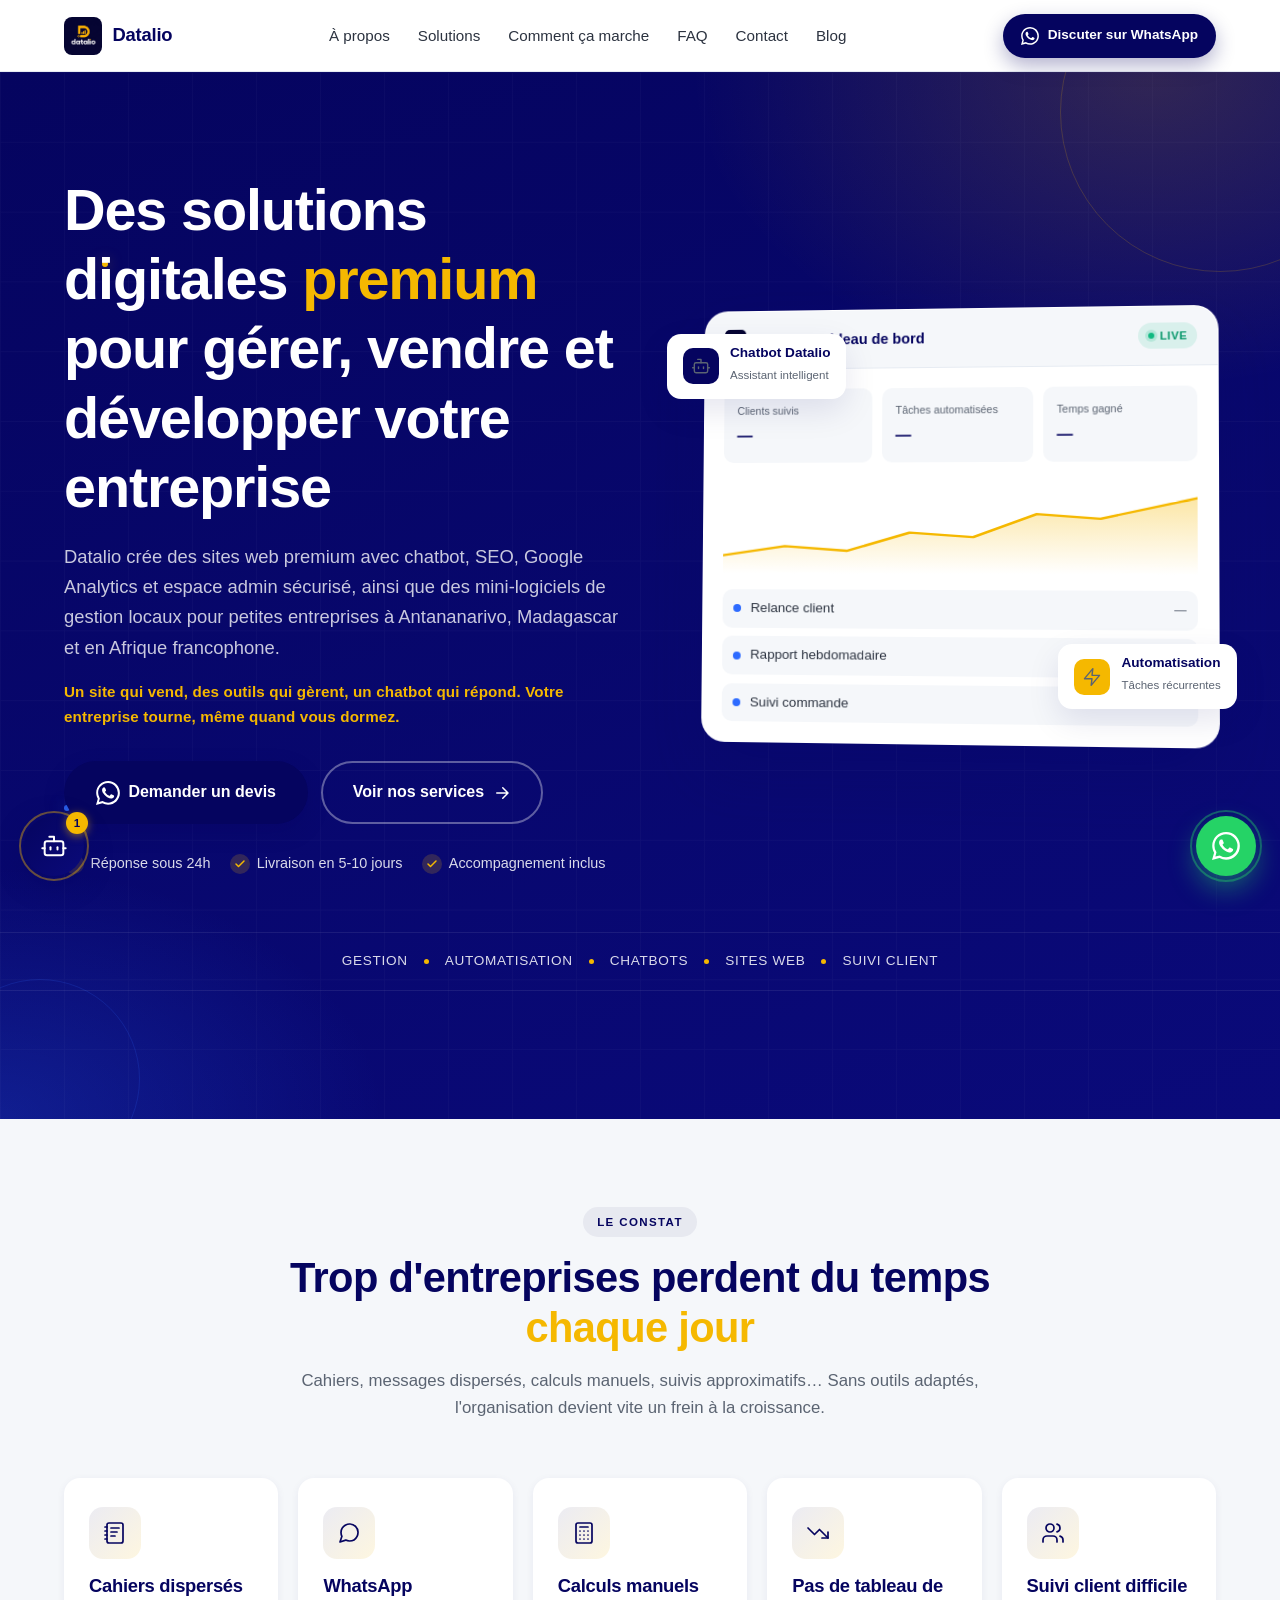
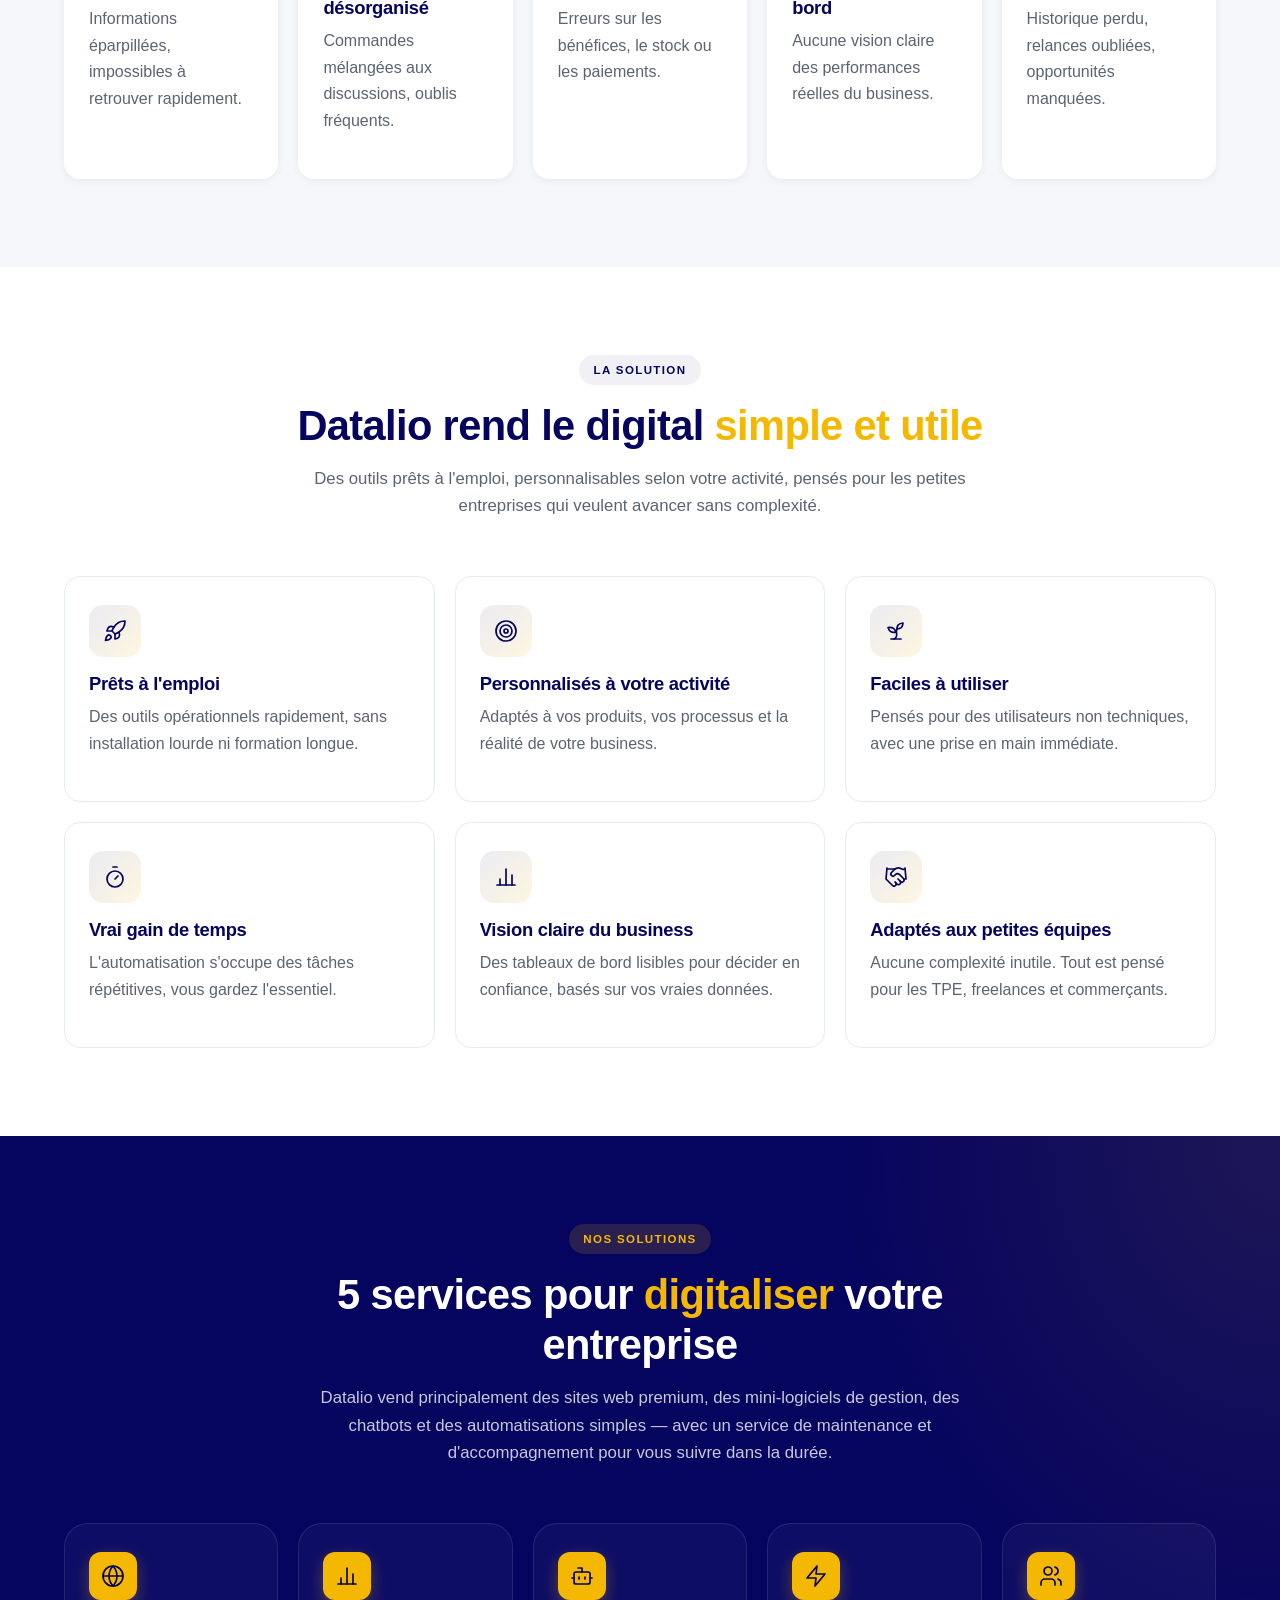
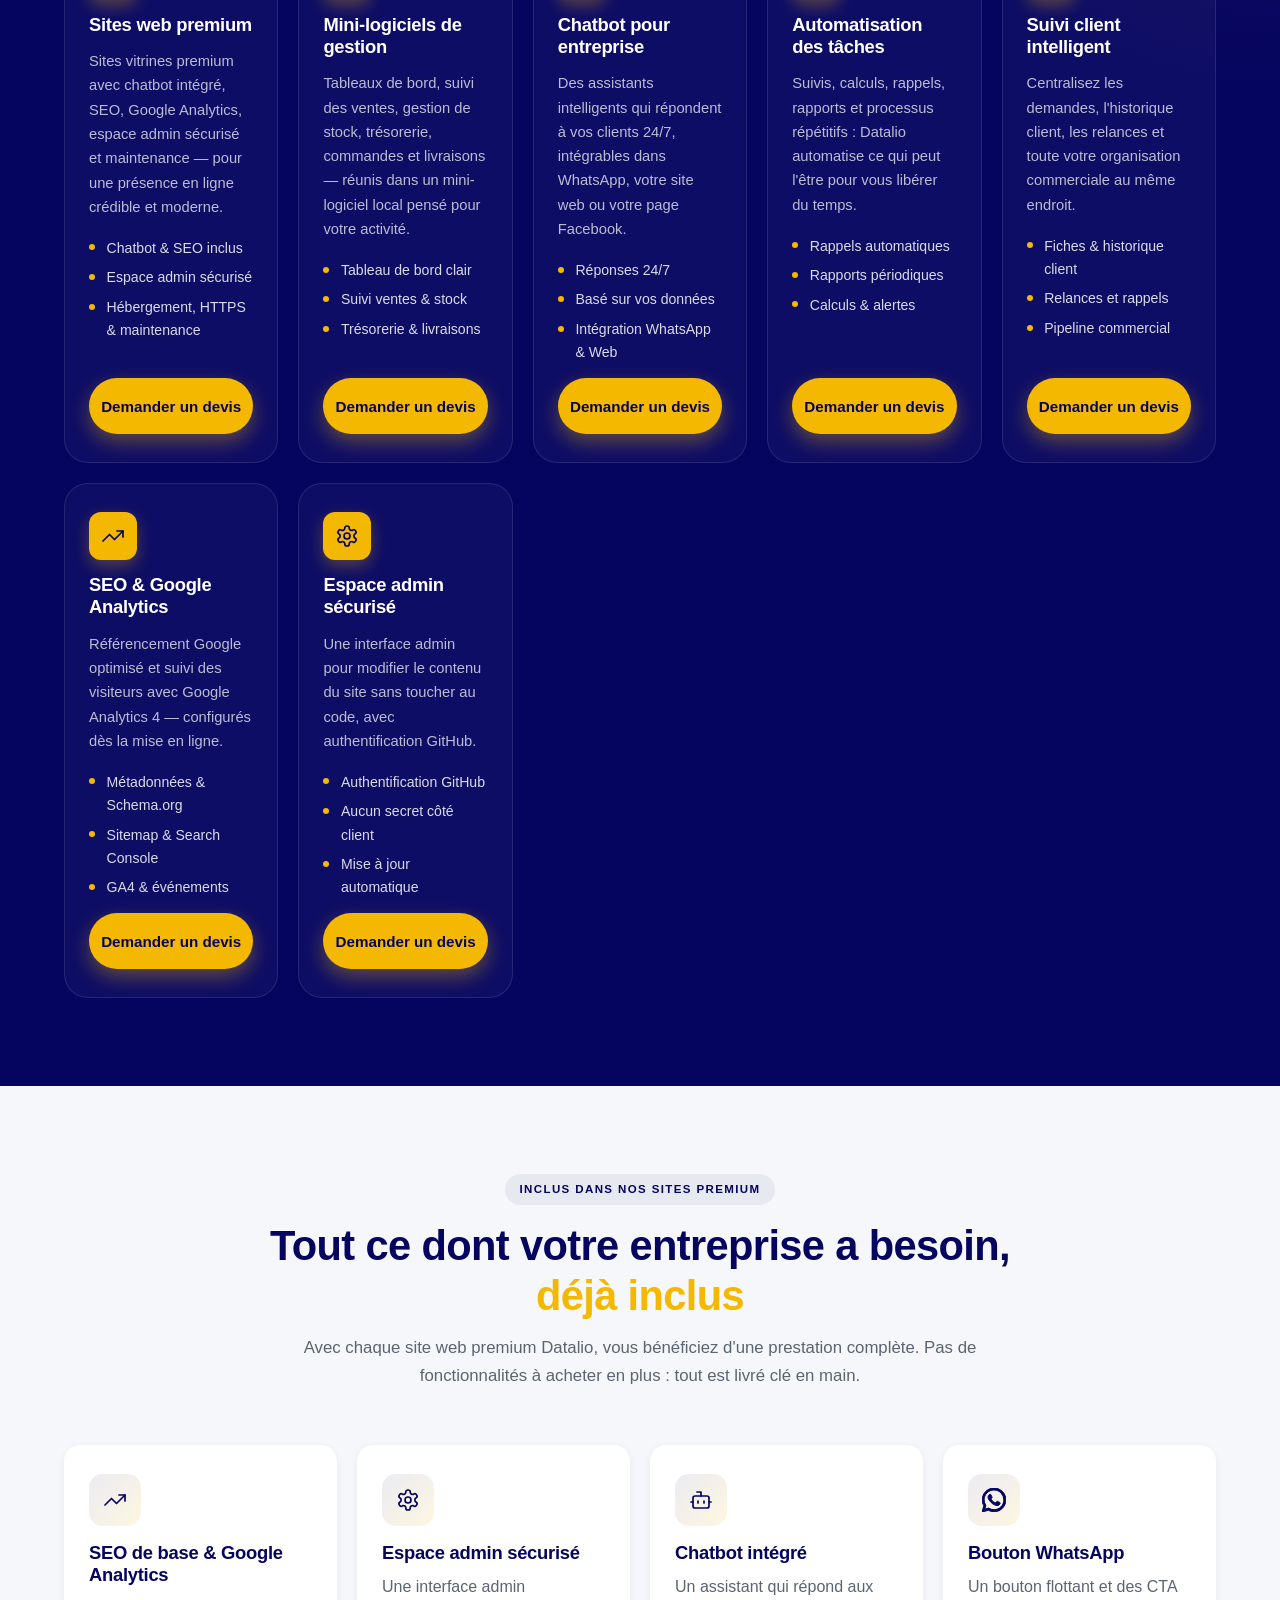
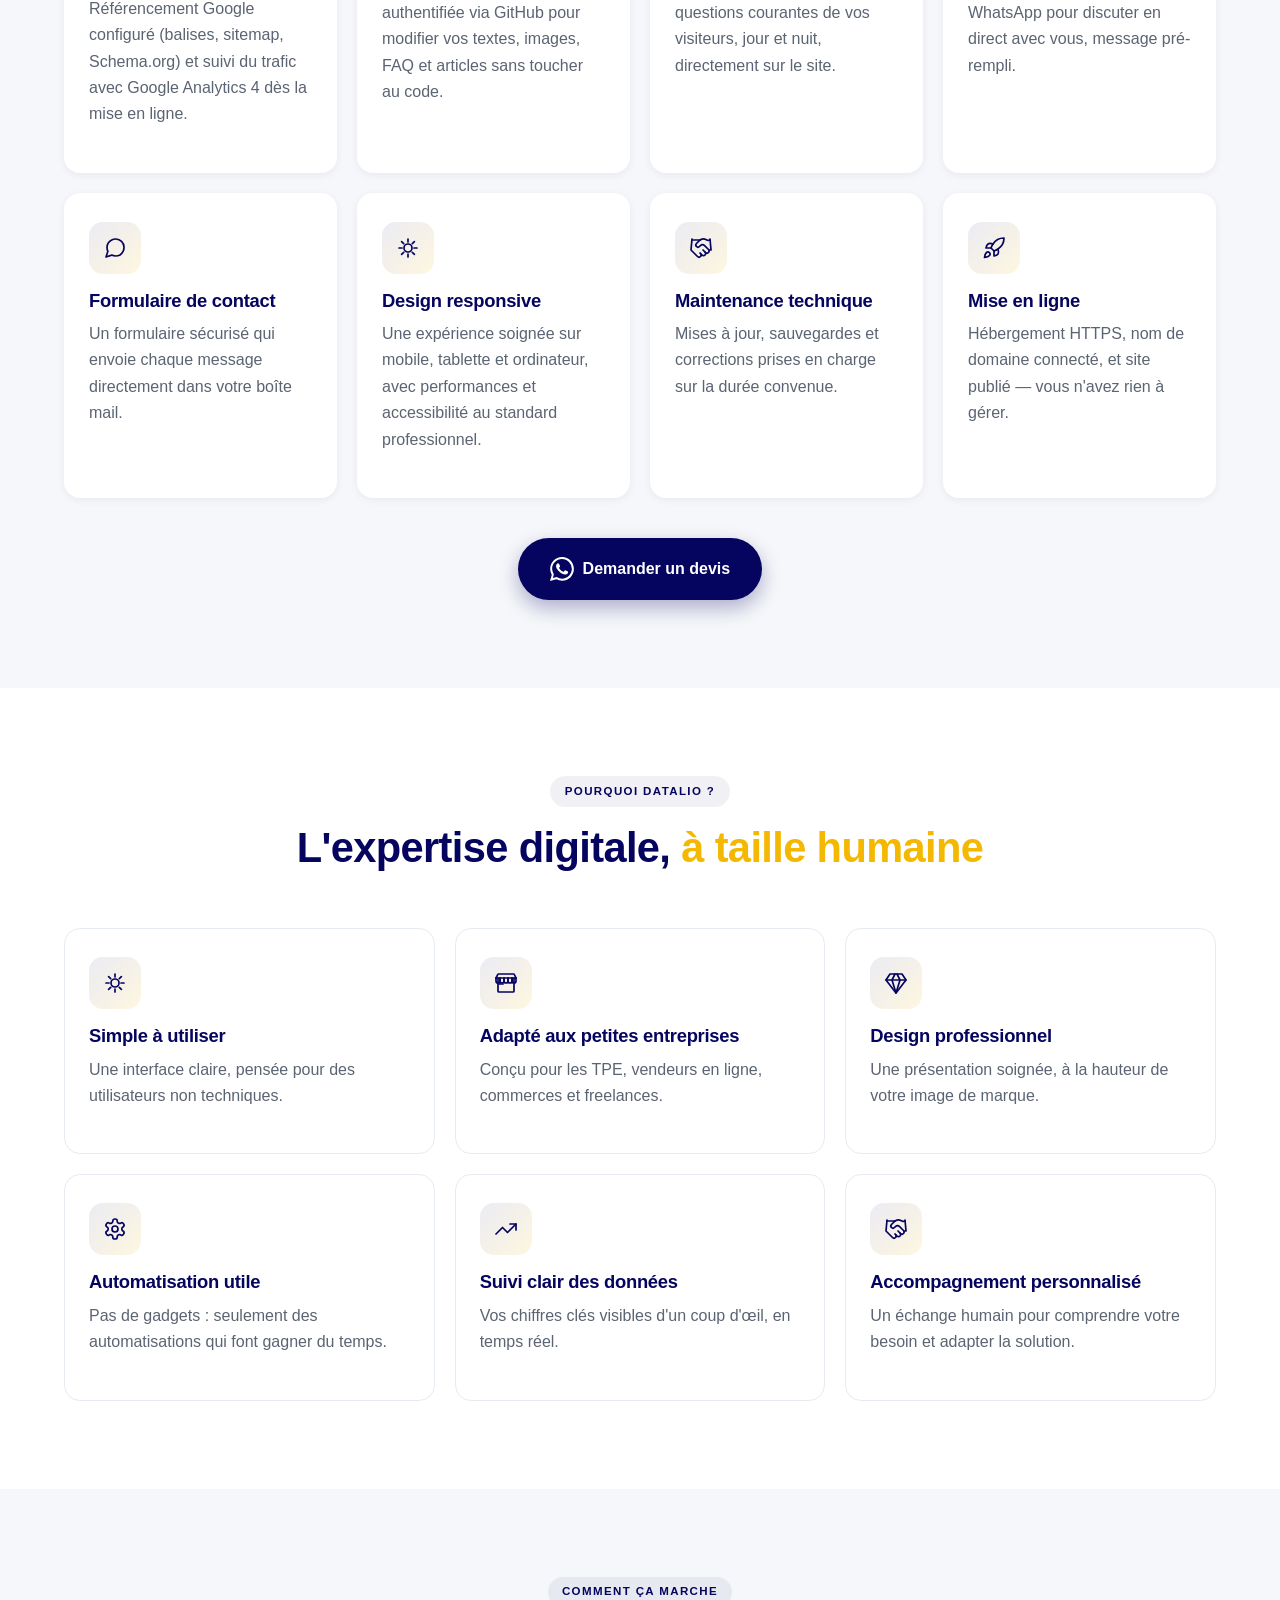
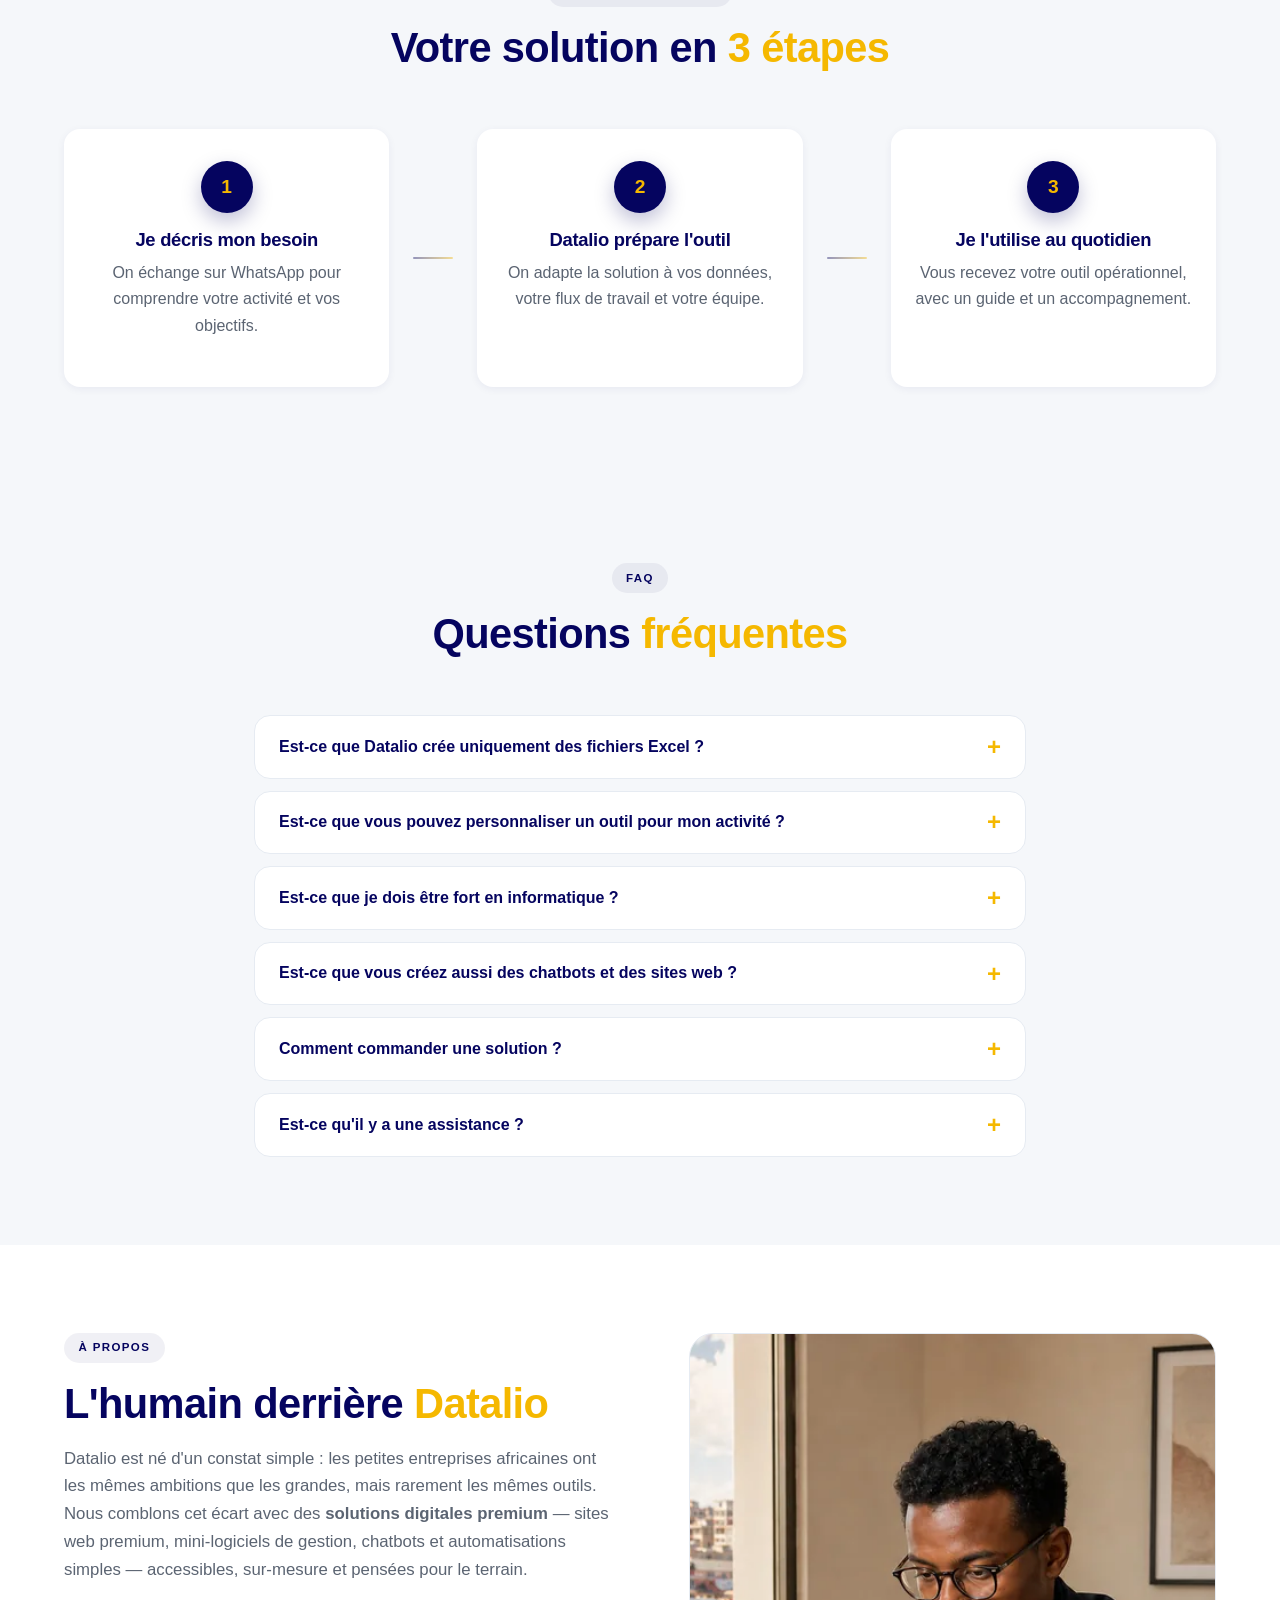
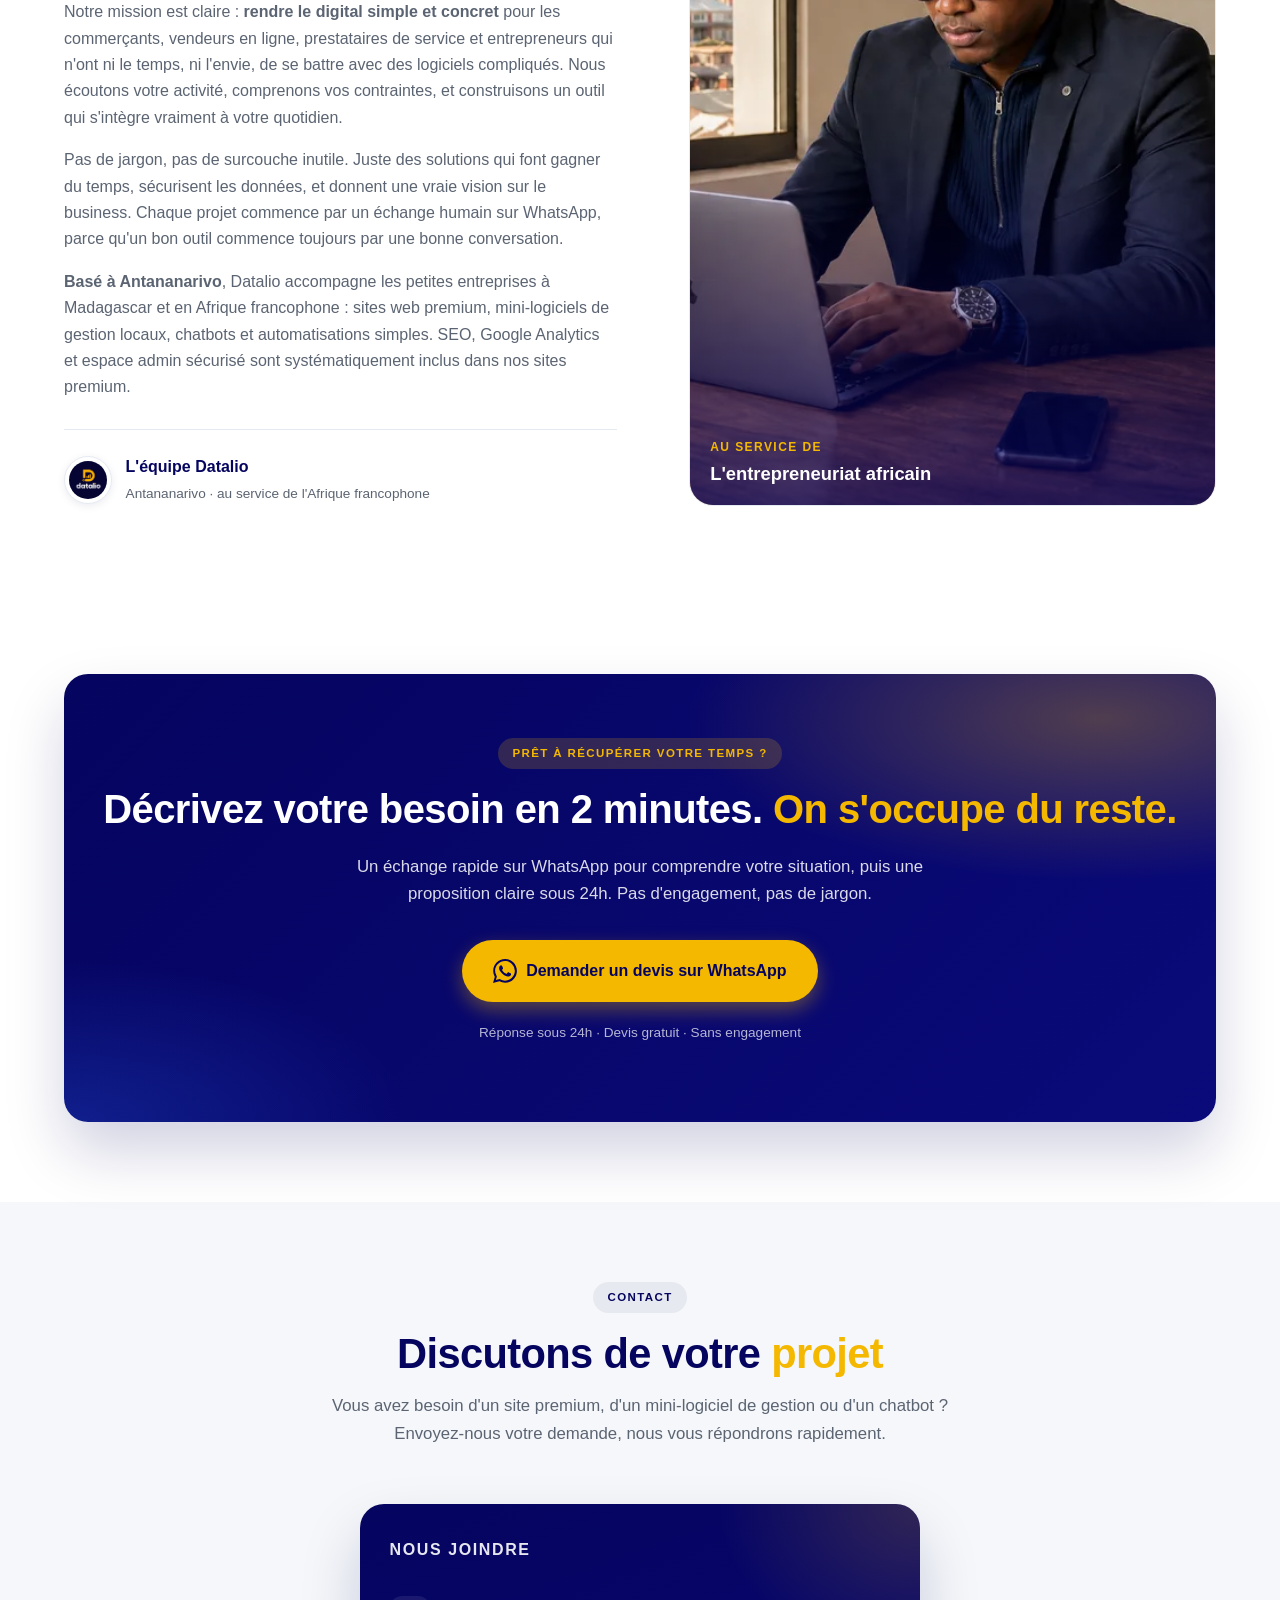
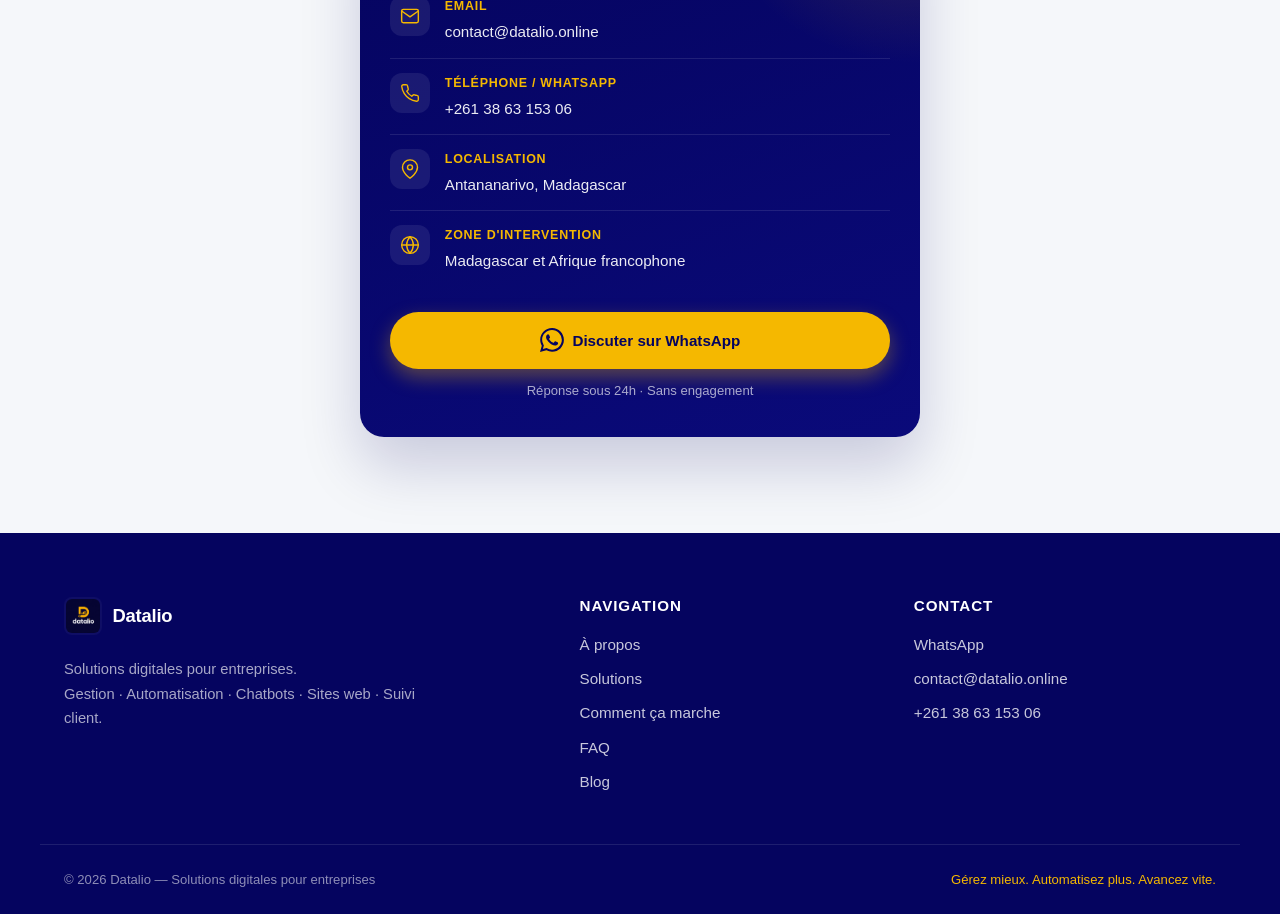
<file: index.html>
<!DOCTYPE html>
<html lang="fr">
<head>
    <meta charset="UTF-8" />
    <meta name="viewport" content="width=device-width, initial-scale=1.0" />
    <meta name="theme-color" content="#05045F" />

    <!-- ===== SÉCURITÉ ===== -->
    <!-- Content Security Policy - Protection XSS et injection -->
    <meta http-equiv="Content-Security-Policy" content="
        default-src 'self';
        script-src 'self' 'unsafe-inline' https://www.googletagmanager.com;
        style-src 'self' 'unsafe-inline' https://fonts.googleapis.com;
        font-src 'self' https://fonts.gstatic.com;
        img-src 'self' data: https:;
        connect-src 'self' https://www.google-analytics.com;
        frame-ancestors 'none';
        base-uri 'self';
        form-action 'self';
    " />
    <!-- Protection contre le clickjacking -->
    <meta http-equiv="X-Frame-Options" content="DENY" />
    <!-- Protection XSS navigateur -->
    <meta http-equiv="X-Content-Type-Options" content="nosniff" />
    <!-- Politique de référent -->
    <meta name="referrer" content="strict-origin-when-cross-origin" />
    <!-- Permissions Policy - Désactiver les fonctionnalités non utilisées -->
    <meta http-equiv="Permissions-Policy" content="geolocation=(), microphone=(), camera=(), payment=()" />

    <!-- ===== SEO essentiel ===== -->
    <title>Datalio — Sites web premium et mini-logiciels de gestion pour petites entreprises</title>
    <meta name="description" content="Datalio crée des sites web premium, des mini-logiciels de gestion, des chatbots et des automatisations simples pour petites entreprises. SEO, Google Analytics et espace admin sécurisé inclus dans nos sites premium." />
    <meta name="keywords" content="site web premium Madagascar, création site web Madagascar, création site web Antananarivo, site vitrine premium, site web avec chatbot, site web avec Google Analytics, site web avec espace admin, mini logiciel de gestion, logiciel de gestion pour petite entreprise, logiciel de gestion hors ligne, solution digitale pour PME, automatisation pour petite entreprise, chatbot pour entreprise, Datalio, Datalio Madagascar, solutions digitales premium" />
    <meta name="author" content="Datalio" />
    <meta name="robots" content="index, follow, max-image-preview:large, max-snippet:-1, max-video-preview:-1" />
    <link rel="canonical" href="https://datalio.online/" />

    <!-- ===== GOOGLE SEARCH CONSOLE =====
         Ajouter ici la balise Google Search Console fournie par Google
         (Settings → Property → Verify ownership → HTML tag)
         Exemple : <meta name="google-site-verification" content="VOTRE_CODE_GSC" />
         ================================ -->
    <!-- <meta name="google-site-verification" content="REMPLACER_PAR_VOTRE_CODE_GSC" /> -->

    <!-- ===== Open Graph (Facebook, WhatsApp, LinkedIn) ===== -->
    <meta property="og:type" content="website" />
    <meta property="og:locale" content="fr_FR" />
    <meta property="og:site_name" content="Datalio" />
    <meta property="og:title" content="Datalio — Solutions digitales premium pour petites entreprises" />
    <meta property="og:description" content="Sites web premium, mini-logiciels de gestion, chatbots et automatisations pour petites entreprises. SEO, Google Analytics et admin sécurisé inclus dans nos sites premium." />
    <meta property="og:url" content="https://datalio.online/" />
    <meta property="og:image" content="https://datalio.online/assets/og-image.jpg" />
    <meta property="og:image:type" content="image/jpeg" />
    <meta property="og:image:width" content="1200" />
    <meta property="og:image:height" content="630" />
    <meta property="og:image:alt" content="Datalio — Solutions digitales premium pour petites entreprises à Madagascar" />

    <!-- ===== Twitter / X ===== -->
    <meta name="twitter:card" content="summary_large_image" />
    <meta name="twitter:title" content="Datalio — Sites web premium et mini-logiciels de gestion" />
    <meta name="twitter:description" content="Des solutions digitales premium pour gérer, vendre et développer votre entreprise." />
    <meta name="twitter:image" content="https://datalio.online/assets/og-image.jpg" />
    <meta name="twitter:image:alt" content="Datalio — Solutions digitales premium" />

    <!-- ===== Icônes & manifest ===== -->
    <link rel="icon" type="image/png" href="assets/logo.png" />
    <link rel="apple-touch-icon" href="assets/logo.png" />
    <link rel="manifest" href="manifest.webmanifest" />

    <!-- ===== Préchargements & polices ===== -->
    <link rel="preconnect" href="https://fonts.googleapis.com" />
    <link rel="preconnect" href="https://fonts.gstatic.com" crossorigin />
    <link rel="preload" href="https://fonts.googleapis.com/css2?family=Poppins:wght@300;400;500;600;700;800&display=swap" as="style" />
    <link href="https://fonts.googleapis.com/css2?family=Poppins:wght@300;400;500;600;700;800&display=swap" rel="stylesheet" />
    <link rel="stylesheet" href="styles.css" />

    <!-- ===== Données structurées Schema.org ===== -->
    <script type="application/ld+json">
    {
      "@context": "https://schema.org",
      "@graph": [
        {
          "@type": "Organization",
          "@id": "https://datalio.online/#organization",
          "name": "Datalio",
          "alternateName": "Datalio Madagascar",
          "url": "https://datalio.online/",
          "logo": "https://datalio.online/assets/logo.png",
          "image": "https://datalio.online/assets/og-image.jpg",
          "description": "Datalio crée des sites web premium et des mini-logiciels de gestion pour petites entreprises.",
          "slogan": "Solutions digitales premium pour petites entreprises",
          "telephone": "+261386315306",
          "areaServed": ["Madagascar", "Afrique francophone"],
          "sameAs": [],
          "contactPoint": {
            "@type": "ContactPoint",
            "telephone": "+261386315306",
            "contactType": "customer support",
            "email": "contact@datalio.online",
            "availableLanguage": ["French"]
          }
        },
        {
          "@type": "ProfessionalService",
          "@id": "https://datalio.online/#service",
          "name": "Datalio",
          "image": "https://datalio.online/assets/og-image.jpg",
          "url": "https://datalio.online/",
          "telephone": "+261386315306",
          "priceRange": "$$",
          "description": "Création de sites web premium, mini-logiciels de gestion, chatbots et automatisations simples pour petites entreprises. SEO, Google Analytics et espace admin sécurisé inclus dans nos sites premium.",
          "address": {
            "@type": "PostalAddress",
            "addressLocality": "Antananarivo",
            "addressCountry": "MG"
          },
          "areaServed": "Madagascar",
          "serviceType": [
            "Création de sites web premium",
            "Mini-logiciels de gestion",
            "Chatbots pour entreprises",
            "Automatisations pour petites entreprises",
            "Maintenance et accompagnement digital"
          ]
        },
        {
          "@type": "WebSite",
          "@id": "https://datalio.online/#website",
          "url": "https://datalio.online/",
          "name": "Datalio",
          "publisher": { "@id": "https://datalio.online/#organization" },
          "inLanguage": "fr-FR"
        },
        {
          "@type": "FAQPage",
          "mainEntity": [
            {
              "@type": "Question",
              "name": "Est-ce que Datalio crée uniquement des fichiers Excel ?",
              "acceptedAnswer": { "@type": "Answer", "text": "Non. Datalio propose des solutions digitales complètes : outils de gestion (Excel, Google Sheets ou applications légères), automatisations, chatbots, sites web et systèmes de suivi client. Le format est choisi en fonction de votre besoin." }
            },
            {
              "@type": "Question",
              "name": "Est-ce que vous pouvez personnaliser un outil pour mon activité ?",
              "acceptedAnswer": { "@type": "Answer", "text": "Oui, c'est notre cœur de métier. Chaque solution est adaptée à votre secteur, vos produits, votre devise et vos processus." }
            },
            {
              "@type": "Question",
              "name": "Est-ce que je dois être fort en informatique ?",
              "acceptedAnswer": { "@type": "Answer", "text": "Pas du tout. Nos outils sont conçus pour des utilisateurs débutants. Tout est expliqué simplement, et vous bénéficiez d'un accompagnement pour la prise en main." }
            },
            {
              "@type": "Question",
              "name": "Est-ce que vous créez aussi des chatbots et des sites web ?",
              "acceptedAnswer": { "@type": "Answer", "text": "Oui. Nous créons des chatbots pour WhatsApp, sites web ou pages Facebook, et des sites vitrines professionnels capables de représenter votre entreprise en ligne." }
            },
            {
              "@type": "Question",
              "name": "Comment commander une solution Datalio ?",
              "acceptedAnswer": { "@type": "Answer", "text": "Le plus simple est de cliquer sur le bouton « Discuter sur WhatsApp ». On échange sur votre besoin, on vous propose la solution adaptée, puis on lance la mise en place." }
            },
            {
              "@type": "Question",
              "name": "Est-ce qu'il y a une assistance ?",
              "acceptedAnswer": { "@type": "Answer", "text": "Oui. Une assistance est incluse pour vous aider à utiliser votre outil. Vous pouvez nous écrire directement sur WhatsApp en cas de question." }
            }
          ]
        }
      ]
    }
    </script>

    <!-- =========================================================
         GOOGLE ANALYTICS 4 (gtag.js)
         ---------------------------------------------------------
         Remplacer G-XXXXXXXXXX par l'ID Google Analytics réel.
         Tant que l'ID n'est pas remplacé, le script externe gtag.js
         n'est PAS chargé (pas de requête 404), mais window.gtag reste
         défini (no-op safe) pour que les appels trackEvent() depuis
         script.js ne cassent rien.
         ========================================================= -->
    <script>
      // ===== CONFIGURATION GOOGLE ANALYTICS =====
      // ID Google Analytics 4 (Datalio)
      window.GA_MEASUREMENT_ID = 'G-3MHBT15C0E';

      // Initialisation gtag (toujours définie, même sans ID valide → no-op safe)
      window.dataLayer = window.dataLayer || [];
      window.gtag = function gtag(){ window.dataLayer.push(arguments); };
      gtag('js', new Date());

      // Charger gtag.js et configurer GA seulement si l'ID a été remplacé
      (function () {
        var id = window.GA_MEASUREMENT_ID;
        if (!id || typeof id !== 'string' || id === 'G-XXXXXXXXXX' || id.indexOf('G-') !== 0) {
          // Placeholder non remplacé : on ne charge pas gtag.js
          return;
        }
        var s = document.createElement('script');
        s.async = true;
        s.src = 'https://www.googletagmanager.com/gtag/js?id=' + encodeURIComponent(id);
        (document.head || document.body).appendChild(s);
        gtag('config', id, { anonymize_ip: true });
      })();
    </script>

    <!-- ===== Helper analytics partagé (trackEvent + listeners) ===== -->
    <script defer src="assets/analytics.js"></script>
</head>
<body>

    <!-- =========================================================
         SVG SPRITE — bibliothèque d'icônes Datalio (style Lucide)
         Toutes les icônes sont définies une fois ici puis réutilisées
         via <svg class="icon"><use href="#icon-NOM"/></svg>
         ========================================================= -->
    <svg width="0" height="0" style="position:absolute;overflow:hidden" aria-hidden="true">
        <defs>
            <!-- Cahier / dispersion -->
            <symbol id="icon-notebook" viewBox="0 0 24 24" fill="none" stroke="currentColor" stroke-width="1.7" stroke-linecap="round" stroke-linejoin="round">
                <path d="M4 4v16a2 2 0 0 0 2 2h12a2 2 0 0 0 2-2V4a2 2 0 0 0-2-2H6a2 2 0 0 0-2 2Z"/>
                <path d="M2 6h2"/><path d="M2 10h2"/><path d="M2 14h2"/><path d="M2 18h2"/>
                <path d="M8 7h8"/><path d="M8 11h6"/><path d="M8 15h4"/>
            </symbol>
            <!-- Bulle de message -->
            <symbol id="icon-message" viewBox="0 0 24 24" fill="none" stroke="currentColor" stroke-width="1.7" stroke-linecap="round" stroke-linejoin="round">
                <path d="M21 11.5a8.38 8.38 0 0 1-.9 3.8 8.5 8.5 0 0 1-7.6 4.7 8.38 8.38 0 0 1-3.8-.9L3 21l1.9-5.7a8.38 8.38 0 0 1-.9-3.8 8.5 8.5 0 0 1 4.7-7.6 8.38 8.38 0 0 1 3.8-.9h.5a8.48 8.48 0 0 1 8 8v.5z"/>
            </symbol>
            <!-- Calculatrice -->
            <symbol id="icon-calculator" viewBox="0 0 24 24" fill="none" stroke="currentColor" stroke-width="1.7" stroke-linecap="round" stroke-linejoin="round">
                <rect x="4" y="2" width="16" height="20" rx="2"/>
                <line x1="8" y1="6" x2="16" y2="6"/>
                <line x1="8" y1="14" x2="8" y2="14"/><line x1="12" y1="14" x2="12" y2="14"/><line x1="16" y1="14" x2="16" y2="14"/>
                <line x1="8" y1="18" x2="8" y2="18"/><line x1="12" y1="18" x2="12" y2="18"/><line x1="16" y1="18" x2="16" y2="18"/>
                <line x1="8" y1="10" x2="8" y2="10"/><line x1="12" y1="10" x2="12" y2="10"/><line x1="16" y1="10" x2="16" y2="10"/>
            </symbol>
            <!-- Graphique en baisse -->
            <symbol id="icon-trending-down" viewBox="0 0 24 24" fill="none" stroke="currentColor" stroke-width="1.7" stroke-linecap="round" stroke-linejoin="round">
                <polyline points="22 17 13.5 8.5 8.5 13.5 2 7"/>
                <polyline points="16 17 22 17 22 11"/>
            </symbol>
            <!-- Utilisateurs / clients -->
            <symbol id="icon-users" viewBox="0 0 24 24" fill="none" stroke="currentColor" stroke-width="1.7" stroke-linecap="round" stroke-linejoin="round">
                <path d="M16 21v-2a4 4 0 0 0-4-4H6a4 4 0 0 0-4 4v2"/>
                <circle cx="9" cy="7" r="4"/>
                <path d="M22 21v-2a4 4 0 0 0-3-3.87"/>
                <path d="M16 3.13a4 4 0 0 1 0 7.75"/>
            </symbol>
            <!-- Fusée / prêt à l'emploi -->
            <symbol id="icon-rocket" viewBox="0 0 24 24" fill="none" stroke="currentColor" stroke-width="1.7" stroke-linecap="round" stroke-linejoin="round">
                <path d="M4.5 16.5c-1.5 1.26-2 5-2 5s3.74-.5 5-2c.71-.84.7-2.13-.09-2.91a2.18 2.18 0 0 0-2.91-.09z"/>
                <path d="M12 15l-3-3a22 22 0 0 1 2-3.95A12.88 12.88 0 0 1 22 2c0 2.72-.78 7.5-6 11a22.35 22.35 0 0 1-4 2z"/>
                <path d="M9 12H4s.55-3.03 2-4c1.62-1.08 5 0 5 0"/>
                <path d="M12 15v5s3.03-.55 4-2c1.08-1.62 0-5 0-5"/>
            </symbol>
            <!-- Cible -->
            <symbol id="icon-target" viewBox="0 0 24 24" fill="none" stroke="currentColor" stroke-width="1.7" stroke-linecap="round" stroke-linejoin="round">
                <circle cx="12" cy="12" r="10"/>
                <circle cx="12" cy="12" r="6"/>
                <circle cx="12" cy="12" r="2"/>
            </symbol>
            <!-- Pousse / facile -->
            <symbol id="icon-sprout" viewBox="0 0 24 24" fill="none" stroke="currentColor" stroke-width="1.7" stroke-linecap="round" stroke-linejoin="round">
                <path d="M7 20h10"/>
                <path d="M10 20c5.5-2.5.8-6.4 3-10"/>
                <path d="M9.5 9.4c1.1.8 1.8 2.2 2.3 3.7-2 .4-3.5.4-4.8-.3-1.2-.6-2.3-1.9-3-4.2 2.8-.5 4.4 0 5.5.8z"/>
                <path d="M14.1 6a7 7 0 0 0-1.1 4c1.9-.1 3.3-.6 4.3-1.4 1-1 1.6-2.3 1.7-4.6-2.7.1-4 1-4.9 2z"/>
            </symbol>
            <!-- Chrono / temps -->
            <symbol id="icon-timer" viewBox="0 0 24 24" fill="none" stroke="currentColor" stroke-width="1.7" stroke-linecap="round" stroke-linejoin="round">
                <line x1="10" y1="2" x2="14" y2="2"/>
                <line x1="12" y1="14" x2="15" y2="11"/>
                <circle cx="12" cy="14" r="8"/>
            </symbol>
            <!-- Graphique à barres -->
            <symbol id="icon-bar-chart" viewBox="0 0 24 24" fill="none" stroke="currentColor" stroke-width="1.7" stroke-linecap="round" stroke-linejoin="round">
                <line x1="18" y1="20" x2="18" y2="10"/>
                <line x1="12" y1="20" x2="12" y2="4"/>
                <line x1="6" y1="20" x2="6" y2="14"/>
                <line x1="3" y1="20" x2="21" y2="20"/>
            </symbol>
            <!-- Poignée de main -->
            <symbol id="icon-handshake" viewBox="0 0 24 24" fill="none" stroke="currentColor" stroke-width="1.7" stroke-linecap="round" stroke-linejoin="round">
                <path d="m11 17 2 2a1 1 0 1 0 3-3"/>
                <path d="m14 14 2.5 2.5a1 1 0 1 0 3-3l-3.88-3.88a3 3 0 0 0-4.24 0l-.88.88a1 1 0 1 1-3-3l2.81-2.81a5.79 5.79 0 0 1 7.06-.87l.47.28a2 2 0 0 0 1.42.25L21 4"/>
                <path d="m21 3 1 11h-2"/>
                <path d="M3 3 2 14l6.5 6.5a1 1 0 1 0 3-3"/>
                <path d="M3 4h8"/>
            </symbol>
            <!-- Éclair / automatisation -->
            <symbol id="icon-zap" viewBox="0 0 24 24" fill="none" stroke="currentColor" stroke-width="1.7" stroke-linecap="round" stroke-linejoin="round">
                <polygon points="13 2 3 14 12 14 11 22 21 10 12 10 13 2"/>
            </symbol>
            <!-- Étincelles / qualité -->
            <symbol id="icon-sparkles" viewBox="0 0 24 24" fill="none" stroke="currentColor" stroke-width="1.7" stroke-linecap="round" stroke-linejoin="round">
                <path d="M12 3v3M12 18v3M3 12h3M18 12h3M5.6 5.6l2.1 2.1M16.3 16.3l2.1 2.1M5.6 18.4l2.1-2.1M16.3 7.7l2.1-2.1"/>
                <path d="M12 8a4 4 0 0 1 4 4 4 4 0 0 1-4 4 4 4 0 0 1-4-4 4 4 0 0 1 4-4Z"/>
            </symbol>
            <!-- Boutique -->
            <symbol id="icon-store" viewBox="0 0 24 24" fill="none" stroke="currentColor" stroke-width="1.7" stroke-linecap="round" stroke-linejoin="round">
                <path d="m2 7 1.6-3.2A1 1 0 0 1 4.5 3h15a1 1 0 0 1 .9.6L22 7"/>
                <path d="M4 7v13a1 1 0 0 0 1 1h14a1 1 0 0 0 1-1V7"/>
                <path d="M2 7h20"/>
                <path d="M5 13h4"/>
                <path d="M22 7v3a2 2 0 0 1-4 0V7"/>
                <path d="M18 7v3a2 2 0 0 1-4 0V7"/>
                <path d="M14 7v3a2 2 0 0 1-4 0V7"/>
                <path d="M10 7v3a2 2 0 0 1-4 0V7"/>
                <path d="M6 7v3a2 2 0 0 1-4 0V7"/>
            </symbol>
            <!-- Diamant / premium -->
            <symbol id="icon-gem" viewBox="0 0 24 24" fill="none" stroke="currentColor" stroke-width="1.7" stroke-linecap="round" stroke-linejoin="round">
                <polygon points="6 3 18 3 22 9 12 22 2 9"/>
                <polyline points="11 3 8 9 12 22 16 9 13 3"/>
                <line x1="2" y1="9" x2="22" y2="9"/>
            </symbol>
            <!-- Engrenage -->
            <symbol id="icon-settings" viewBox="0 0 24 24" fill="none" stroke="currentColor" stroke-width="1.7" stroke-linecap="round" stroke-linejoin="round">
                <path d="M12.22 2h-.44a2 2 0 0 0-2 2v.18a2 2 0 0 1-1 1.73l-.43.25a2 2 0 0 1-2 0l-.15-.08a2 2 0 0 0-2.73.73l-.22.38a2 2 0 0 0 .73 2.73l.15.1a2 2 0 0 1 1 1.72v.51a2 2 0 0 1-1 1.74l-.15.09a2 2 0 0 0-.73 2.73l.22.38a2 2 0 0 0 2.73.73l.15-.08a2 2 0 0 1 2 0l.43.25a2 2 0 0 1 1 1.73V20a2 2 0 0 0 2 2h.44a2 2 0 0 0 2-2v-.18a2 2 0 0 1 1-1.73l.43-.25a2 2 0 0 1 2 0l.15.08a2 2 0 0 0 2.73-.73l.22-.39a2 2 0 0 0-.73-2.73l-.15-.08a2 2 0 0 1-1-1.74v-.5a2 2 0 0 1 1-1.74l.15-.09a2 2 0 0 0 .73-2.73l-.22-.38a2 2 0 0 0-2.73-.73l-.15.08a2 2 0 0 1-2 0l-.43-.25a2 2 0 0 1-1-1.73V4a2 2 0 0 0-2-2z"/>
                <circle cx="12" cy="12" r="3"/>
            </symbol>
            <!-- Graphique en hausse -->
            <symbol id="icon-trending-up" viewBox="0 0 24 24" fill="none" stroke="currentColor" stroke-width="1.7" stroke-linecap="round" stroke-linejoin="round">
                <polyline points="22 7 13.5 15.5 8.5 10.5 2 17"/>
                <polyline points="16 7 22 7 22 13"/>
            </symbol>
            <!-- Globe / site web -->
            <symbol id="icon-globe" viewBox="0 0 24 24" fill="none" stroke="currentColor" stroke-width="1.7" stroke-linecap="round" stroke-linejoin="round">
                <circle cx="12" cy="12" r="10"/>
                <line x1="2" y1="12" x2="22" y2="12"/>
                <path d="M12 2a15.3 15.3 0 0 1 4 10 15.3 15.3 0 0 1-4 10 15.3 15.3 0 0 1-4-10 15.3 15.3 0 0 1 4-10z"/>
            </symbol>
            <!-- Bot / chatbot intelligent -->
            <symbol id="icon-bot" viewBox="0 0 24 24" fill="none" stroke="currentColor" stroke-width="1.7" stroke-linecap="round" stroke-linejoin="round">
                <path d="M12 8V4H8"/>
                <rect x="4" y="8" width="16" height="12" rx="2"/>
                <path d="M2 14h2"/><path d="M20 14h2"/>
                <path d="M15 13v2"/><path d="M9 13v2"/>
            </symbol>
            <!-- Check (pour la coche) -->
            <symbol id="icon-check" viewBox="0 0 24 24" fill="none" stroke="currentColor" stroke-width="3" stroke-linecap="round" stroke-linejoin="round">
                <polyline points="20 6 9 17 4 12"/>
            </symbol>
            <!-- WhatsApp logo -->
            <symbol id="icon-whatsapp" viewBox="0 0 24 24" fill="currentColor">
                <path d="M20.52 3.48A11.86 11.86 0 0 0 12.04 0C5.5 0 .2 5.3.2 11.84c0 2.09.55 4.12 1.6 5.92L0 24l6.4-1.68a11.83 11.83 0 0 0 5.64 1.43h.01c6.54 0 11.84-5.3 11.84-11.84 0-3.16-1.23-6.13-3.37-8.43Zm-8.48 18.2h-.01a9.83 9.83 0 0 1-5-1.37l-.36-.21-3.8 1 .99-3.7-.23-.38a9.82 9.82 0 0 1-1.5-5.18c0-5.43 4.42-9.85 9.86-9.85 2.63 0 5.1 1.03 6.96 2.89a9.78 9.78 0 0 1 2.89 6.97c0 5.44-4.42 9.84-9.8 9.84Zm5.4-7.37c-.3-.15-1.74-.86-2.01-.96-.27-.1-.47-.15-.66.15-.2.3-.76.96-.93 1.16-.17.2-.34.22-.63.07-.3-.15-1.25-.46-2.39-1.47a9.04 9.04 0 0 1-1.66-2.06c-.17-.3-.02-.46.13-.6.13-.13.3-.34.45-.51.15-.17.2-.3.3-.5.1-.2.05-.37-.02-.52-.07-.15-.66-1.6-.9-2.18-.24-.58-.49-.5-.66-.51l-.57-.01a1.1 1.1 0 0 0-.79.37c-.27.3-1.03 1.01-1.03 2.46s1.06 2.86 1.21 3.06c.15.2 2.09 3.2 5.07 4.49.71.31 1.26.49 1.69.62.71.23 1.36.2 1.87.12.57-.09 1.74-.71 1.99-1.4.25-.69.25-1.27.17-1.4-.07-.13-.27-.2-.57-.35Z"/>
            </symbol>
            <!-- Flèche droite -->
            <symbol id="icon-arrow-right" viewBox="0 0 24 24" fill="none" stroke="currentColor" stroke-width="2" stroke-linecap="round" stroke-linejoin="round">
                <path d="M5 12h14M13 5l7 7-7 7"/>
            </symbol>
        </defs>
    </svg>

    <!-- ========= NAVBAR ========= -->
    <header class="nav">
        <div class="container nav__inner">
            <a href="#" class="brand" aria-label="Datalio — accueil">
                <img src="assets/logo.png" alt="Datalio" class="brand__logo" />
                <span class="brand__name">Datalio</span>
            </a>
            <nav class="nav__links" aria-label="Navigation principale">
                <a href="#apropos">À propos</a>
                <a href="#solutions">Solutions</a>
                <a href="#etapes">Comment ça marche</a>
                <a href="#faq">FAQ</a>
                <a href="#contact">Contact</a>
                <a href="blog/">Blog</a>
            </nav>
            <a class="btn btn--primary btn--sm nav__cta" href="#" data-whatsapp data-track-event="whatsapp_click" data-track-category="cta" data-track-label="navbar_discuter">
                <svg class="icon icon--sm" aria-hidden="true"><use href="#icon-whatsapp"/></svg>
                Discuter sur WhatsApp
            </a>
            <button class="nav__burger" aria-label="Ouvrir le menu" aria-expanded="false">
                <span></span><span></span><span></span>
            </button>
        </div>
    </header>

    <!-- ========= HERO ========= -->
    <section class="hero">
        <div class="hero__bg" aria-hidden="true">
            <span class="dot dot--1"></span>
            <span class="dot dot--2"></span>
            <span class="dot dot--3"></span>
            <span class="ring ring--1"></span>
            <span class="ring ring--2"></span>
            <svg class="grid-lines" viewBox="0 0 800 600" preserveAspectRatio="none" aria-hidden="true">
                <defs>
                    <pattern id="g" width="40" height="40" patternUnits="userSpaceOnUse">
                        <path d="M40 0H0V40" fill="none" stroke="rgba(255,255,255,0.05)" stroke-width="1"/>
                    </pattern>
                </defs>
                <rect width="100%" height="100%" fill="url(#g)"/>
            </svg>
        </div>

        <div class="container hero__inner">
            <div class="hero__content reveal">
                <h1 class="hero__title">
                    <span data-cms="hero.title_part1">Des solutions digitales</span> <span class="text-gold" data-cms="hero.title_highlight">premium</span>
                    <span data-cms="hero.title_part2">pour gérer, vendre et développer votre entreprise</span>
                </h1>
                <p class="hero__subtitle" data-cms="hero.subtitle">
                    Datalio crée des <strong>sites web premium</strong>, des <strong>mini-logiciels de gestion</strong>, des <strong>chatbots</strong> et des <strong>automatisations simples</strong> pour les petites entreprises à Antananarivo, Madagascar et en Afrique francophone. SEO, Google Analytics et espace admin sécurisé sont inclus dans nos sites premium.
                </p>
                <p class="hero__tagline"><strong data-cms="hero.tagline">Un site qui vend, des outils qui gèrent, un chatbot qui répond. Votre entreprise tourne, même quand vous dormez.</strong></p>
                <div class="hero__cta">
                    <a class="btn btn--primary btn--lg" href="#" data-whatsapp data-track-event="devis_click" data-track-category="cta" data-track-label="hero_demander_devis">
                        <svg class="icon" aria-hidden="true"><use href="#icon-whatsapp"/></svg>
                        Demander un devis
                    </a>
                    <a class="btn btn--ghost btn--lg" href="#solutions" data-track-event="services_click" data-track-category="cta" data-track-label="hero_voir_services">
                        Voir nos services
                        <svg class="icon icon--sm" aria-hidden="true"><use href="#icon-arrow-right"/></svg>
                    </a>
                </div>
                <ul class="hero__points">
                    <li><span class="check"><svg class="icon icon--xs" aria-hidden="true"><use href="#icon-check"/></svg></span> <span data-cms="hero.point_1">Réponse sous 24h</span></li>
                    <li><span class="check"><svg class="icon icon--xs" aria-hidden="true"><use href="#icon-check"/></svg></span> <span data-cms="hero.point_2">Livraison en 5-10 jours</span></li>
                    <li><span class="check"><svg class="icon icon--xs" aria-hidden="true"><use href="#icon-check"/></svg></span> <span data-cms="hero.point_3">Accompagnement inclus</span></li>
                </ul>
            </div>

            <div class="hero__visual reveal">
                <div class="dashboard">
                    <div class="dashboard__top">
                        <div class="dashboard__title">
                            <img src="assets/logo.png" alt="" class="dashboard__logo" aria-hidden="true" />
                            <span>Datalio · Tableau de bord</span>
                        </div>
                        <span class="dashboard__pill">Live</span>
                    </div>
                    <div class="dashboard__kpis">
                        <div class="kpi">
                            <span class="kpi__label">Clients suivis</span>
                            <span class="kpi__value">—</span>
                        </div>
                        <div class="kpi">
                            <span class="kpi__label">Tâches automatisées</span>
                            <span class="kpi__value">—</span>
                        </div>
                        <div class="kpi">
                            <span class="kpi__label">Temps gagné</span>
                            <span class="kpi__value">—</span>
                        </div>
                    </div>
                    <div class="dashboard__chart" aria-hidden="true">
                        <svg viewBox="0 0 300 100" preserveAspectRatio="none">
                            <defs>
                                <linearGradient id="lg" x1="0" x2="0" y1="0" y2="1">
                                    <stop offset="0%" stop-color="#F5B800" stop-opacity="0.35"/>
                                    <stop offset="100%" stop-color="#F5B800" stop-opacity="0"/>
                                </linearGradient>
                            </defs>
                            <path d="M0 80 L40 70 L80 75 L120 55 L160 60 L200 35 L240 40 L300 18 L300 100 L0 100 Z" fill="url(#lg)"/>
                            <path d="M0 80 L40 70 L80 75 L120 55 L160 60 L200 35 L240 40 L300 18" fill="none" stroke="#F5B800" stroke-width="2.5" stroke-linecap="round" stroke-linejoin="round"/>
                        </svg>
                    </div>
                    <div class="dashboard__rows">
                        <div class="row"><span class="row__dot"></span> Relance client <span class="row__time">—</span></div>
                        <div class="row"><span class="row__dot"></span> Rapport hebdomadaire <span class="row__time">—</span></div>
                        <div class="row"><span class="row__dot"></span> Suivi commande <span class="row__time">—</span></div>
                    </div>
                </div>
                <div class="floating floating--bot" aria-hidden="true">
                    <span class="floating__icon"><svg class="icon" aria-hidden="true"><use href="#icon-bot"/></svg></span>
                    <div>
                        <strong>Chatbot Datalio</strong>
                        <span>Assistant intelligent</span>
                    </div>
                </div>
                <div class="floating floating--auto" aria-hidden="true">
                    <span class="floating__icon floating__icon--gold"><svg class="icon" aria-hidden="true"><use href="#icon-zap"/></svg></span>
                    <div>
                        <strong>Automatisation</strong>
                        <span>Tâches récurrentes</span>
                    </div>
                </div>
            </div>
        </div>

        <!-- Strip services -->
        <div class="services-strip">
            <div class="container services-strip__inner">
                <span>Gestion</span>
                <span class="dot-sep" aria-hidden="true"></span>
                <span>Automatisation</span>
                <span class="dot-sep" aria-hidden="true"></span>
                <span>Chatbots</span>
                <span class="dot-sep" aria-hidden="true"></span>
                <span>Sites web</span>
                <span class="dot-sep" aria-hidden="true"></span>
                <span>Suivi client</span>
            </div>
        </div>
    </section>

    <!-- ========= PROBLEME ========= -->
    <section class="section section--light">
        <div class="container">
            <div class="section__head reveal">
                <span class="eyebrow">Le constat</span>
                <h2 class="section__title">Trop d'entreprises perdent du temps <span class="text-gold">chaque jour</span></h2>
                <p class="section__lead">
                    Cahiers, messages dispersés, calculs manuels, suivis approximatifs…
                    Sans outils adaptés, l'organisation devient vite un frein à la croissance.
                </p>
            </div>
            <div class="grid grid--5">
                <article class="problem reveal">
                    <div class="problem__icon"><svg class="icon" aria-hidden="true"><use href="#icon-notebook"/></svg></div>
                    <h3>Cahiers dispersés</h3>
                    <p>Informations éparpillées, impossibles à retrouver rapidement.</p>
                </article>
                <article class="problem reveal">
                    <div class="problem__icon"><svg class="icon" aria-hidden="true"><use href="#icon-message"/></svg></div>
                    <h3>WhatsApp désorganisé</h3>
                    <p>Commandes mélangées aux discussions, oublis fréquents.</p>
                </article>
                <article class="problem reveal">
                    <div class="problem__icon"><svg class="icon" aria-hidden="true"><use href="#icon-calculator"/></svg></div>
                    <h3>Calculs manuels</h3>
                    <p>Erreurs sur les bénéfices, le stock ou les paiements.</p>
                </article>
                <article class="problem reveal">
                    <div class="problem__icon"><svg class="icon" aria-hidden="true"><use href="#icon-trending-down"/></svg></div>
                    <h3>Pas de tableau de bord</h3>
                    <p>Aucune vision claire des performances réelles du business.</p>
                </article>
                <article class="problem reveal">
                    <div class="problem__icon"><svg class="icon" aria-hidden="true"><use href="#icon-users"/></svg></div>
                    <h3>Suivi client difficile</h3>
                    <p>Historique perdu, relances oubliées, opportunités manquées.</p>
                </article>
            </div>
        </div>
    </section>

    <!-- ========= SOLUTION ========= -->
    <section class="section">
        <div class="container">
            <div class="section__head reveal">
                <span class="eyebrow">La solution</span>
                <h2 class="section__title">Datalio rend le digital <span class="text-gold">simple et utile</span></h2>
                <p class="section__lead">
                    Des outils prêts à l'emploi, personnalisables selon votre activité,
                    pensés pour les petites entreprises qui veulent avancer sans complexité.
                </p>
            </div>
            <div class="grid grid--3">
                <div class="feature reveal">
                    <div class="feature__icon"><svg class="icon" aria-hidden="true"><use href="#icon-rocket"/></svg></div>
                    <h3>Prêts à l'emploi</h3>
                    <p>Des outils opérationnels rapidement, sans installation lourde ni formation longue.</p>
                </div>
                <div class="feature reveal">
                    <div class="feature__icon"><svg class="icon" aria-hidden="true"><use href="#icon-target"/></svg></div>
                    <h3>Personnalisés à votre activité</h3>
                    <p>Adaptés à vos produits, vos processus et la réalité de votre business.</p>
                </div>
                <div class="feature reveal">
                    <div class="feature__icon"><svg class="icon" aria-hidden="true"><use href="#icon-sprout"/></svg></div>
                    <h3>Faciles à utiliser</h3>
                    <p>Pensés pour des utilisateurs non techniques, avec une prise en main immédiate.</p>
                </div>
                <div class="feature reveal">
                    <div class="feature__icon"><svg class="icon" aria-hidden="true"><use href="#icon-timer"/></svg></div>
                    <h3>Vrai gain de temps</h3>
                    <p>L'automatisation s'occupe des tâches répétitives, vous gardez l'essentiel.</p>
                </div>
                <div class="feature reveal">
                    <div class="feature__icon"><svg class="icon" aria-hidden="true"><use href="#icon-bar-chart"/></svg></div>
                    <h3>Vision claire du business</h3>
                    <p>Des tableaux de bord lisibles pour décider en confiance, basés sur vos vraies données.</p>
                </div>
                <div class="feature reveal">
                    <div class="feature__icon"><svg class="icon" aria-hidden="true"><use href="#icon-handshake"/></svg></div>
                    <h3>Adaptés aux petites équipes</h3>
                    <p>Aucune complexité inutile. Tout est pensé pour les TPE, freelances et commerçants.</p>
                </div>
            </div>
        </div>
    </section>

    <!-- ========= SOLUTIONS / SERVICES ========= -->
    <section id="solutions" class="section section--dark">
        <div class="container">
            <div class="section__head reveal">
                <span class="eyebrow eyebrow--light">Nos solutions</span>
                <h2 class="section__title section__title--light">5 services pour <span class="text-gold">digitaliser</span> votre entreprise</h2>
                <p class="section__lead section__lead--light">Datalio vend principalement des sites web premium, des mini-logiciels de gestion, des chatbots et des automatisations simples — avec un service de maintenance et d'accompagnement pour vous suivre dans la durée.</p>
            </div>
            <div class="grid grid--solutions solutions">

                <article class="solution solution--featured reveal">
                    <div class="solution__icon"><svg class="icon" aria-hidden="true"><use href="#icon-globe"/></svg></div>
                    <h3>Sites web premium</h3>
                    <p>Sites vitrines premium sur-mesure, performants et professionnels — pensés pour donner une présence en ligne crédible à votre activité.</p>
                    <ul class="solution__list">
                        <li>Design sur-mesure</li>
                        <li>Performant &amp; mobile-first</li>
                        <li>Tout inclus, prêt à l'emploi</li>
                    </ul>
                    <a class="btn btn--gold btn--block" href="#" data-whatsapp data-product="Site web premium" data-track-event="premium_sites_click" data-track-category="service_card" data-track-label="site_web_premium">Demander un devis</a>
                </article>

                <article class="solution reveal">
                    <div class="solution__icon"><svg class="icon" aria-hidden="true"><use href="#icon-bar-chart"/></svg></div>
                    <h3>Mini-logiciels de gestion</h3>
                    <p>Tableaux de bord, suivi des ventes, gestion de stock, trésorerie, commandes et livraisons — réunis dans un mini-logiciel local pensé pour votre activité.</p>
                    <ul class="solution__list">
                        <li>Tableau de bord clair</li>
                        <li>Suivi ventes &amp; stock</li>
                        <li>Trésorerie &amp; livraisons</li>
                    </ul>
                    <a class="btn btn--gold btn--block" href="#" data-whatsapp data-product="Mini-logiciels de gestion" data-track-event="management_software_click" data-track-category="service_card" data-track-label="mini_logiciel_gestion">Demander un devis</a>
                </article>

                <article class="solution reveal">
                    <div class="solution__icon"><svg class="icon" aria-hidden="true"><use href="#icon-bot"/></svg></div>
                    <h3>Chatbots pour entreprises</h3>
                    <p>Des assistants intelligents qui répondent à vos clients 24/7, intégrables dans WhatsApp, votre site web ou votre page Facebook.</p>
                    <ul class="solution__list">
                        <li>Réponses 24/7</li>
                        <li>Basé sur vos données</li>
                        <li>Intégration WhatsApp &amp; Web</li>
                    </ul>
                    <a class="btn btn--gold btn--block" href="#" data-whatsapp data-product="Chatbots pour entreprises" data-track-event="services_click" data-track-category="service_card" data-track-label="chatbot">Demander un devis</a>
                </article>

                <article class="solution reveal">
                    <div class="solution__icon"><svg class="icon" aria-hidden="true"><use href="#icon-zap"/></svg></div>
                    <h3>Automatisations pour petites entreprises</h3>
                    <p>Suivis, calculs, rappels, rapports et processus répétitifs : Datalio automatise ce qui peut l'être pour vous libérer du temps.</p>
                    <ul class="solution__list">
                        <li>Rappels automatiques</li>
                        <li>Rapports périodiques</li>
                        <li>Calculs &amp; alertes</li>
                    </ul>
                    <a class="btn btn--gold btn--block" href="#" data-whatsapp data-product="Automatisations pour petites entreprises" data-track-event="services_click" data-track-category="service_card" data-track-label="automatisation">Demander un devis</a>
                </article>

                <article class="solution reveal">
                    <div class="solution__icon"><svg class="icon" aria-hidden="true"><use href="#icon-handshake"/></svg></div>
                    <h3>Maintenance &amp; accompagnement digital</h3>
                    <p>Mises à jour, sauvegardes, corrections et conseils sur la durée — pour que vos outils restent fiables et évoluent avec votre activité.</p>
                    <ul class="solution__list">
                        <li>Mises à jour &amp; sauvegardes</li>
                        <li>Conseils &amp; ajustements</li>
                        <li>Interlocuteur unique</li>
                    </ul>
                    <a class="btn btn--gold btn--block" href="#" data-whatsapp data-product="Maintenance & accompagnement digital" data-track-event="services_click" data-track-category="service_card" data-track-label="maintenance_accompagnement">Demander un devis</a>
                </article>

            </div>
        </div>
    </section>

    <!-- ========= CE QUI EST INCLUS (dans les sites premium) ========= -->
    <section id="inclus" class="section section--light">
        <div class="container">
            <div class="section__head reveal">
                <span class="eyebrow">Inclus dans nos sites premium</span>
                <h2 class="section__title">Tout ce dont votre entreprise a besoin, <span class="text-gold">déjà inclus</span></h2>
                <p class="section__lead">Avec chaque site web premium Datalio, vous bénéficiez d'une prestation complète. Pas de fonctionnalités à acheter en plus : tout est livré clé en main.</p>
            </div>
            <div class="grid grid--4">
                <div class="advantage reveal">
                    <div class="advantage__icon"><svg class="icon" aria-hidden="true"><use href="#icon-trending-up"/></svg></div>
                    <h3>SEO de base &amp; Google Analytics</h3>
                    <p>Référencement Google configuré (balises, sitemap, Schema.org) et suivi du trafic avec Google Analytics 4 dès la mise en ligne.</p>
                </div>
                <div class="advantage reveal">
                    <div class="advantage__icon"><svg class="icon" aria-hidden="true"><use href="#icon-settings"/></svg></div>
                    <h3>Espace admin sécurisé</h3>
                    <p>Une interface admin authentifiée via GitHub pour modifier vos textes, images, FAQ et articles sans toucher au code.</p>
                </div>
                <div class="advantage reveal">
                    <div class="advantage__icon"><svg class="icon" aria-hidden="true"><use href="#icon-bot"/></svg></div>
                    <h3>Chatbot intégré</h3>
                    <p>Un assistant qui répond aux questions courantes de vos visiteurs, jour et nuit, directement sur le site.</p>
                </div>
                <div class="advantage reveal">
                    <div class="advantage__icon"><svg class="icon" aria-hidden="true"><use href="#icon-whatsapp"/></svg></div>
                    <h3>Bouton WhatsApp</h3>
                    <p>Un bouton flottant et des CTA WhatsApp pour discuter en direct avec vous, message pré-rempli.</p>
                </div>
                <div class="advantage reveal">
                    <div class="advantage__icon"><svg class="icon" aria-hidden="true"><use href="#icon-message"/></svg></div>
                    <h3>Formulaire de contact</h3>
                    <p>Un formulaire sécurisé qui envoie chaque message directement dans votre boîte mail.</p>
                </div>
                <div class="advantage reveal">
                    <div class="advantage__icon"><svg class="icon" aria-hidden="true"><use href="#icon-sparkles"/></svg></div>
                    <h3>Design responsive</h3>
                    <p>Une expérience soignée sur mobile, tablette et ordinateur, avec performances et accessibilité au standard professionnel.</p>
                </div>
                <div class="advantage reveal">
                    <div class="advantage__icon"><svg class="icon" aria-hidden="true"><use href="#icon-handshake"/></svg></div>
                    <h3>Maintenance technique</h3>
                    <p>Mises à jour, sauvegardes et corrections prises en charge sur la durée convenue.</p>
                </div>
                <div class="advantage reveal">
                    <div class="advantage__icon"><svg class="icon" aria-hidden="true"><use href="#icon-rocket"/></svg></div>
                    <h3>Mise en ligne</h3>
                    <p>Hébergement HTTPS, nom de domaine connecté, et site publié — vous n'avez rien à gérer.</p>
                </div>
            </div>
            <div class="section__cta reveal" style="text-align:center; margin-top:2.5rem;">
                <a class="btn btn--primary btn--lg" href="#" data-whatsapp data-product="Site web premium" data-track-event="devis_click" data-track-category="cta" data-track-label="inclus_demander_devis">
                    <svg class="icon" aria-hidden="true"><use href="#icon-whatsapp"/></svg>
                    Demander un devis
                </a>
            </div>
        </div>
    </section>

    <!-- ========= POURQUOI DATALIO ========= -->
    <section id="pourquoi" class="section">
        <div class="container">
            <div class="section__head reveal">
                <span class="eyebrow">Pourquoi Datalio ?</span>
                <h2 class="section__title">L'expertise digitale, <span class="text-gold">à taille humaine</span></h2>
            </div>
            <div class="grid grid--3">
                <div class="advantage reveal"><div class="advantage__icon"><svg class="icon" aria-hidden="true"><use href="#icon-sparkles"/></svg></div><h3>Simple à utiliser</h3><p>Une interface claire, pensée pour des utilisateurs non techniques.</p></div>
                <div class="advantage reveal"><div class="advantage__icon"><svg class="icon" aria-hidden="true"><use href="#icon-store"/></svg></div><h3>Adapté aux petites entreprises</h3><p>Conçu pour les TPE, vendeurs en ligne, commerces et freelances.</p></div>
                <div class="advantage reveal"><div class="advantage__icon"><svg class="icon" aria-hidden="true"><use href="#icon-gem"/></svg></div><h3>Design professionnel</h3><p>Une présentation soignée, à la hauteur de votre image de marque.</p></div>
                <div class="advantage reveal"><div class="advantage__icon"><svg class="icon" aria-hidden="true"><use href="#icon-settings"/></svg></div><h3>Automatisation utile</h3><p>Pas de gadgets : seulement des automatisations qui font gagner du temps.</p></div>
                <div class="advantage reveal"><div class="advantage__icon"><svg class="icon" aria-hidden="true"><use href="#icon-trending-up"/></svg></div><h3>Suivi clair des données</h3><p>Vos chiffres clés visibles d'un coup d'œil, en temps réel.</p></div>
                <div class="advantage reveal"><div class="advantage__icon"><svg class="icon" aria-hidden="true"><use href="#icon-handshake"/></svg></div><h3>Accompagnement personnalisé</h3><p>Un échange humain pour comprendre votre besoin et adapter la solution.</p></div>
            </div>
        </div>
    </section>

    <!-- ========= COMMENT CA MARCHE ========= -->
    <section id="etapes" class="section section--light">
        <div class="container">
            <div class="section__head reveal">
                <span class="eyebrow">Comment ça marche</span>
                <h2 class="section__title">Votre solution en <span class="text-gold">3 étapes</span></h2>
            </div>
            <div class="steps">
                <div class="step reveal">
                    <div class="step__num">1</div>
                    <h3>Je décris mon besoin</h3>
                    <p>On échange sur WhatsApp pour comprendre votre activité et vos objectifs.</p>
                </div>
                <div class="step__line" aria-hidden="true"></div>
                <div class="step reveal">
                    <div class="step__num">2</div>
                    <h3>Datalio prépare l'outil</h3>
                    <p>On adapte la solution à vos données, votre flux de travail et votre équipe.</p>
                </div>
                <div class="step__line" aria-hidden="true"></div>
                <div class="step reveal">
                    <div class="step__num">3</div>
                    <h3>Je l'utilise au quotidien</h3>
                    <p>Vous recevez votre outil opérationnel, avec un guide et un accompagnement.</p>
                </div>
            </div>
        </div>
    </section>


    <!-- ========= FAQ ========= -->
    <section id="faq" class="section section--light">
        <div class="container container--narrow">
            <div class="section__head reveal">
                <span class="eyebrow">FAQ</span>
                <h2 class="section__title">Questions <span class="text-gold">fréquentes</span></h2>
            </div>
            <div class="faq">
                <details class="faq__item reveal">
                    <summary>Est-ce que Datalio crée uniquement des fichiers Excel ?</summary>
                    <p>Non. Datalio propose des solutions digitales complètes : outils de gestion (Excel, Google Sheets ou applications légères), automatisations, chatbots, sites web et systèmes de suivi client. Le format est choisi en fonction de votre besoin.</p>
                </details>
                <details class="faq__item reveal">
                    <summary>Est-ce que vous pouvez personnaliser un outil pour mon activité ?</summary>
                    <p>Oui, c'est notre cœur de métier. Chaque solution est adaptée à votre secteur, vos produits, votre devise et vos processus. On commence par un échange pour bien comprendre votre besoin.</p>
                </details>
                <details class="faq__item reveal">
                    <summary>Est-ce que je dois être fort en informatique ?</summary>
                    <p>Pas du tout. Nos outils sont conçus pour des utilisateurs débutants. Tout est expliqué simplement, et vous bénéficiez d'un accompagnement pour la prise en main.</p>
                </details>
                <details class="faq__item reveal">
                    <summary>Est-ce que vous créez aussi des chatbots et des sites web ?</summary>
                    <p>Oui. Nous créons des chatbots pour WhatsApp, sites web ou pages Facebook, ainsi que des sites vitrines et landing pages professionnels qui représentent votre entreprise en ligne.</p>
                </details>
                <details class="faq__item reveal">
                    <summary>Comment commander une solution ?</summary>
                    <p>Le plus simple est de cliquer sur le bouton "Discuter sur WhatsApp". On échange sur votre besoin, on vous propose la solution adaptée, puis on lance la mise en place.</p>
                </details>
                <details class="faq__item reveal">
                    <summary>Est-ce qu'il y a une assistance ?</summary>
                    <p>Oui. Une assistance est incluse pour vous aider à utiliser votre outil. Vous pouvez nous écrire directement sur WhatsApp en cas de question.</p>
                </details>
            </div>
        </div>
    </section>

    <!-- ========= À PROPOS ========= -->
    <section id="apropos" class="section about">
        <div class="container">
            <div class="about__inner">
                <div class="about__text reveal">
                    <span class="eyebrow">À propos</span>
                    <h2 class="section__title about__title">L'humain derrière <span class="text-gold">Datalio</span></h2>
                    <p class="about__lead">
                        Datalio est né d'un constat simple : les petites entreprises africaines ont
                        les mêmes ambitions que les grandes, mais rarement les mêmes outils. Nous
                        comblons cet écart avec des <strong>solutions digitales premium</strong> —
                        sites web premium, mini-logiciels de gestion, chatbots et automatisations
                        simples — accessibles, sur-mesure et pensées pour le terrain.
                    </p>
                    <p>
                        Notre mission est claire : <strong>rendre le digital simple et concret</strong> pour
                        les commerçants, vendeurs en ligne, prestataires de service et entrepreneurs qui
                        n'ont ni le temps, ni l'envie, de se battre avec des logiciels compliqués. Nous
                        écoutons votre activité, comprenons vos contraintes, et construisons un outil
                        qui s'intègre vraiment à votre quotidien.
                    </p>
                    <p>
                        Pas de jargon, pas de surcouche inutile. Juste des solutions qui font gagner
                        du temps, sécurisent les données, et donnent une vraie vision sur le business.
                        Chaque projet commence par un échange humain sur WhatsApp, parce qu'un bon outil
                        commence toujours par une bonne conversation.
                    </p>
                    <p>
                        <strong>Basé à Antananarivo</strong>, Datalio accompagne les petites
                        entreprises à Madagascar et en Afrique francophone : sites web premium,
                        mini-logiciels de gestion locaux, chatbots et automatisations simples.
                        SEO, Google Analytics et espace admin sécurisé sont systématiquement
                        inclus dans nos sites premium.
                    </p>
                    <div class="about__signature">
                        <div class="avatar avatar--logo">
                            <img src="assets/logo.png" alt="Logo Datalio" loading="lazy" decoding="async" />
                        </div>
                        <div>
                            <strong>L'équipe Datalio</strong>
                            <span>Antananarivo · au service de l'Afrique francophone</span>
                        </div>
                    </div>
                </div>

                <aside class="about__visual reveal" aria-label="Entrepreneur africain en costume travaillant sur ordinateur portable dans un bureau urbain">
                    <figure class="about__figure">
                        <!-- Photo : entrepreneur africain en costume travaillant sur MacBook dans un bureau moderne avec vue sur la ville -->
                        <picture>
                            <source srcset="assets/about-entrepreneur.webp" type="image/webp" />
                            <img
                                src="assets/about-entrepreneur.jpg"
                                alt="Entrepreneur africain en costume, concentré sur son ordinateur portable, dans un bureau moderne avec vue urbaine et lumière naturelle"
                                class="about__image"
                                loading="lazy"
                                decoding="async"
                                width="900"
                                height="675"
                            />
                        </picture>
                        <figcaption class="about__caption">
                            <span class="about__caption-eyebrow">Au service de</span>
                            <span class="about__caption-title">L'entrepreneuriat africain</span>
                        </figcaption>
                    </figure>
                </aside>
            </div>
        </div>
    </section>

    <!-- ========= CTA FINAL ========= -->
    <section class="cta">
        <div class="container">
            <div class="cta__card reveal">
                <span class="cta__eyebrow">Prêt à récupérer votre temps ?</span>
                <h2 class="cta__title">Décrivez votre besoin en 2 minutes. <span class="text-gold">On s'occupe du reste.</span></h2>
                <p class="cta__lead">Un échange rapide sur WhatsApp pour comprendre votre situation, puis une proposition claire sous 24h. Pas d'engagement, pas de jargon.</p>
                <a class="btn btn--gold btn--lg" href="#" data-whatsapp data-track-event="devis_click" data-track-category="cta" data-track-label="cta_final_demander_devis">
                    <svg class="icon" aria-hidden="true"><use href="#icon-whatsapp"/></svg>
                    Demander un devis sur WhatsApp
                </a>
                <p class="cta__note">Réponse sous 24h · Devis gratuit · Sans engagement</p>
            </div>
        </div>
    </section>

    <!-- ========= CONTACT ========= -->
    <section id="contact" class="section section--light contact">
        <div class="container">
            <div class="section__head reveal">
                <span class="eyebrow">Contact</span>
                <h2 class="section__title">Discutons de votre <span class="text-gold">projet</span></h2>
                <p class="section__lead">Vous avez besoin d'un site premium, d'un mini-logiciel de gestion ou d'un chatbot ? Envoyez-nous votre demande, nous vous répondrons rapidement.</p>
            </div>

            <div class="contact__grid">
                <!-- Colonne info -->
                <aside class="contact__info reveal" aria-label="Informations de contact">
                    <h3 class="contact__info-title">Nous joindre</h3>

                    <a class="contact__item" href="mailto:contact@datalio.online" data-cms="contact.email" data-track-event="contact_click" data-track-category="contact" data-track-label="contact_email">
                        <span class="contact__icon" aria-hidden="true">
                            <svg viewBox="0 0 24 24" fill="none" stroke="currentColor" stroke-width="1.7" stroke-linecap="round" stroke-linejoin="round">
                                <path d="M4 4h16c1.1 0 2 .9 2 2v12c0 1.1-.9 2-2 2H4c-1.1 0-2-.9-2-2V6c0-1.1.9-2 2-2z"/>
                                <polyline points="22,6 12,13 2,6"/>
                            </svg>
                        </span>
                        <span class="contact__text">
                            <strong>Email</strong>
                            <span>contact@datalio.online</span>
                        </span>
                    </a>

                    <a class="contact__item" href="tel:+261386315306" data-cms="contact.phone_link" data-track-event="phone_click" data-track-category="contact" data-track-label="contact_phone">
                        <span class="contact__icon" aria-hidden="true">
                            <svg viewBox="0 0 24 24" fill="none" stroke="currentColor" stroke-width="1.7" stroke-linecap="round" stroke-linejoin="round">
                                <path d="M22 16.92v3a2 2 0 0 1-2.18 2 19.79 19.79 0 0 1-8.63-3.07 19.5 19.5 0 0 1-6-6 19.79 19.79 0 0 1-3.07-8.67A2 2 0 0 1 4.11 2h3a2 2 0 0 1 2 1.72 12.84 12.84 0 0 0 .7 2.81 2 2 0 0 1-.45 2.11L8.09 9.91a16 16 0 0 0 6 6l1.27-1.27a2 2 0 0 1 2.11-.45 12.84 12.84 0 0 0 2.81.7A2 2 0 0 1 22 16.92z"/>
                            </svg>
                        </span>
                        <span class="contact__text">
                            <strong>Téléphone / WhatsApp</strong>
                            <span data-cms="contact.phone">+261 38 63 153 06</span>
                        </span>
                    </a>

                    <div class="contact__item contact__item--static">
                        <span class="contact__icon" aria-hidden="true">
                            <svg viewBox="0 0 24 24" fill="none" stroke="currentColor" stroke-width="1.7" stroke-linecap="round" stroke-linejoin="round">
                                <path d="M21 10c0 7-9 13-9 13s-9-6-9-13a9 9 0 0 1 18 0z"/>
                                <circle cx="12" cy="10" r="3"/>
                            </svg>
                        </span>
                        <span class="contact__text">
                            <strong>Localisation</strong>
                            <span data-cms="contact.address">Antananarivo, Madagascar</span>
                        </span>
                    </div>

                    <div class="contact__item contact__item--static">
                        <span class="contact__icon" aria-hidden="true">
                            <svg viewBox="0 0 24 24" fill="none" stroke="currentColor" stroke-width="1.7" stroke-linecap="round" stroke-linejoin="round">
                                <circle cx="12" cy="12" r="10"/>
                                <line x1="2" y1="12" x2="22" y2="12"/>
                                <path d="M12 2a15.3 15.3 0 0 1 4 10 15.3 15.3 0 0 1-4 10 15.3 15.3 0 0 1-4-10 15.3 15.3 0 0 1 4-10z"/>
                            </svg>
                        </span>
                        <span class="contact__text">
                            <strong>Zone d'intervention</strong>
                            <span>Madagascar et Afrique francophone</span>
                        </span>
                    </div>

                    <a class="btn btn--gold btn--block contact__whatsapp-btn" href="#" data-whatsapp data-track-event="whatsapp_click" data-track-category="contact" data-track-label="contact_whatsapp">
                        <svg class="icon" aria-hidden="true"><use href="#icon-whatsapp"/></svg>
                        Discuter sur WhatsApp
                    </a>
                    <p class="contact__whatsapp-note">Réponse sous 24h · Sans engagement</p>
                </aside>

            </div>
        </div>
    </section>

    <!-- ========= FOOTER ========= -->
    <footer class="footer">
        <div class="container footer__inner">
            <div>
                <a href="#" class="brand brand--light">
                    <img src="assets/logo.png" alt="Datalio" class="brand__logo brand__logo--light" />
                    <span class="brand__name">Datalio</span>
                </a>
                <p class="footer__tag">Solutions digitales pour entreprises.<br/>Gestion · Automatisation · Chatbots · Sites web · Suivi client.</p>
            </div>
            <div>
                <h4>Navigation</h4>
                <ul class="footer__links">
                    <li><a href="#apropos">À propos</a></li>
                    <li><a href="#solutions">Solutions</a></li>
                    <li><a href="#etapes">Comment ça marche</a></li>
                    <li><a href="#faq">FAQ</a></li>
                    <li><a href="blog/">Blog</a></li>
                </ul>
            </div>
            <div>
                <h4>Contact</h4>
                <ul class="footer__links">
                    <li><a href="#" data-whatsapp data-track-event="whatsapp_click" data-track-category="footer" data-track-label="footer_whatsapp">WhatsApp</a></li>
                    <li><a href="mailto:contact@datalio.online" data-cms="contact.email" data-track-event="contact_click" data-track-category="footer" data-track-label="footer_email">contact@datalio.online</a></li>
                    <li><a href="tel:+261386315306" data-cms="contact.phone" data-track-event="phone_click" data-track-category="footer" data-track-label="footer_phone">+261 38 63 153 06</a></li>
                </ul>
            </div>
        </div>
        <div class="container footer__bottom">
            <span>© <span id="year"></span> Datalio — Solutions digitales pour entreprises</span>
            <span class="footer__slogan">Gérez mieux. Automatisez plus. Avancez vite.</span>
        </div>
    </footer>

    <!-- ========= CHATBOT DATALIO ========= -->
    <div id="chatbot" class="chatbot">
        <button id="chatbot-trigger" class="chatbot__trigger" aria-label="Ouvrir le chat Datalio">
            <svg class="icon icon--lg chatbot__icon-open" aria-hidden="true"><use href="#icon-bot"/></svg>
            <svg class="icon icon--lg chatbot__icon-close" aria-hidden="true">
                <line x1="18" y1="6" x2="6" y2="18" stroke="currentColor" stroke-width="2" stroke-linecap="round"/>
                <line x1="6" y1="6" x2="18" y2="18" stroke="currentColor" stroke-width="2" stroke-linecap="round"/>
            </svg>
            <span class="chatbot__badge">1</span>
        </button>
        <div id="chatbot-window" class="chatbot__window" aria-hidden="true" role="dialog" aria-label="Chat avec Datalio">
            <header class="chatbot__header">
                <div class="chatbot__header-info">
                    <div class="chatbot__avatar">
                        <img src="assets/logo.png" alt="Datalio" />
                    </div>
                    <div>
                        <strong>Datalio</strong>
                        <div class="chatbot__status">
                            <span class="chatbot__status-dot"></span>
                            En ligne
                        </div>
                    </div>
                </div>
                <button id="chatbot-close" class="chatbot__close" aria-label="Fermer le chat">
                    <svg class="icon" viewBox="0 0 24 24" fill="none" stroke="currentColor" stroke-width="2" stroke-linecap="round">
                        <line x1="18" y1="6" x2="6" y2="18"/><line x1="6" y1="6" x2="18" y2="18"/>
                    </svg>
                </button>
            </header>
            <div id="chatbot-messages" class="chatbot__messages"></div>
            <div id="chatbot-suggestions" class="chatbot__suggestions">
                <button class="chatbot__suggestion" data-message="Quels sont vos services ?">Services</button>
                <button class="chatbot__suggestion" data-message="Comment commander ?">Commander</button>
                <button class="chatbot__suggestion" data-message="Parlez-moi des chatbots">Chatbots</button>
                <button class="chatbot__suggestion" data-message="Je veux un site web">Site web</button>
            </div>
            <form id="chatbot-form" class="chatbot__form" autocomplete="off">
                <input id="chatbot-input" class="chatbot__input" type="text" placeholder="Écrivez votre message..." aria-label="Message" />
                <button type="submit" class="chatbot__send" aria-label="Envoyer">
                    <svg class="icon" viewBox="0 0 24 24" fill="none" stroke="currentColor" stroke-width="2" stroke-linecap="round" stroke-linejoin="round">
                        <line x1="22" y1="2" x2="11" y2="13"/><polygon points="22 2 15 22 11 13 2 9 22 2"/>
                    </svg>
                </button>
            </form>
        </div>
    </div>

    <!-- Bouton flottant WhatsApp -->
    <a class="fab" href="#" data-whatsapp aria-label="Discuter sur WhatsApp" data-track-event="whatsapp_click" data-track-category="fab" data-track-label="fab_whatsapp">
        <svg class="icon icon--lg" aria-hidden="true"><use href="#icon-whatsapp"/></svg>
    </a>

    <script src="script.js"></script>
</body>
</html>
</file>
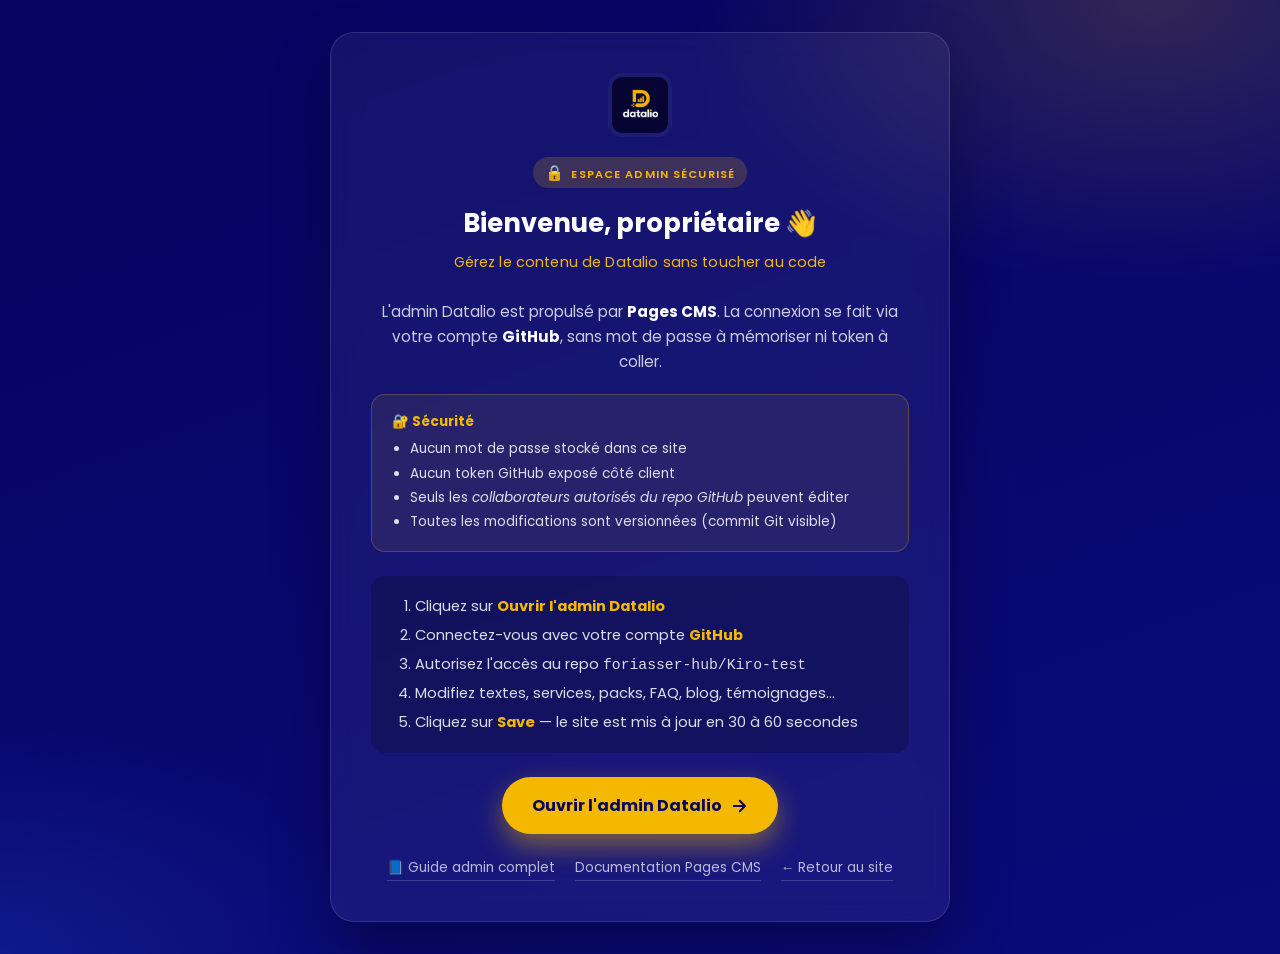
<file: admin/index.html>
<!DOCTYPE html>
<html lang="fr">
<head>
    <meta charset="UTF-8" />
    <meta name="viewport" content="width=device-width, initial-scale=1.0" />
    <meta name="robots" content="noindex, nofollow" />
    <title>Datalio — Espace admin</title>
    <link rel="icon" type="image/png" href="../assets/logo.png" />
    <link href="https://fonts.googleapis.com/css2?family=Poppins:wght@400;500;600;700;800&display=swap" rel="stylesheet" />
    <style>
        :root {
            --navy:  #05045F;
            --gold:  #F5B800;
            --light: #F5F7FA;
            --gray:  #5B6472;
        }
        * { box-sizing: border-box; }
        body {
            margin: 0;
            min-height: 100vh;
            font-family: 'Poppins', sans-serif;
            background:
                radial-gradient(60% 50% at 90% 0%, rgba(245,184,0,0.18), transparent 60%),
                radial-gradient(50% 40% at 0% 100%, rgba(45,107,255,0.18), transparent 60%),
                linear-gradient(160deg, var(--navy) 0%, #0a0a7a 100%);
            color: #fff;
            display: flex;
            align-items: center;
            justify-content: center;
            padding: 2rem;
        }
        .card {
            max-width: 620px;
            background: rgba(255,255,255,0.06);
            border: 1px solid rgba(255,255,255,0.12);
            backdrop-filter: blur(14px);
            border-radius: 24px;
            padding: 2.5rem;
            text-align: center;
            box-shadow: 0 30px 60px rgba(0,0,0,0.3);
        }
        .logo {
            width: 64px; height: 64px;
            border-radius: 14px;
            margin: 0 auto 1.25rem;
            display: block;
            background: rgba(255,255,255,0.04);
            padding: 4px;
        }
        h1 {
            font-size: 1.6rem;
            margin: 0 0 0.5rem;
            font-weight: 700;
        }
        .tagline {
            color: var(--gold);
            font-size: 0.9rem;
            margin-bottom: 1.5rem;
            letter-spacing: 0.01em;
        }
        p { color: rgba(255,255,255,0.78); line-height: 1.65; margin: 0 0 1.25rem; font-size: 0.95rem; }
        .steps {
            text-align: left;
            background: rgba(0,0,0,0.2);
            border-radius: 14px;
            padding: 1.25rem 1.5rem;
            margin: 1.5rem 0 1.5rem;
            font-size: 0.92rem;
        }
        .steps ol { margin: 0; padding-left: 1.25rem; }
        .steps li { margin-bottom: 0.5rem; color: rgba(255,255,255,0.85); }
        .steps li:last-child { margin-bottom: 0; }
        .steps strong { color: var(--gold); }
        .security {
            text-align: left;
            background: rgba(245,184,0,0.08);
            border: 1px solid rgba(245,184,0,0.25);
            border-radius: 14px;
            padding: 1rem 1.25rem;
            margin: 0 0 1.5rem;
            font-size: 0.85rem;
            color: rgba(255,255,255,0.85);
            line-height: 1.55;
        }
        .security strong { color: var(--gold); }
        .security ul {
            margin: 0.4rem 0 0;
            padding-left: 1.1rem;
        }
        .security li { margin-bottom: 0.2rem; }
        .btn {
            display: inline-flex;
            align-items: center;
            gap: 0.55rem;
            padding: 1rem 1.85rem;
            border-radius: 999px;
            background: var(--gold);
            color: var(--navy);
            font-weight: 700;
            text-decoration: none;
            font-size: 1rem;
            box-shadow: 0 12px 28px rgba(245,184,0,0.45);
            transition: transform 0.2s ease;
        }
        .btn:hover { transform: translateY(-2px); }
        .links {
            display: flex;
            justify-content: center;
            gap: 1.25rem;
            margin-top: 1.5rem;
            flex-wrap: wrap;
        }
        .links a {
            color: rgba(255,255,255,0.7);
            font-size: 0.85rem;
            text-decoration: none;
            border-bottom: 1px solid rgba(255,255,255,0.18);
            padding-bottom: 2px;
        }
        .links a:hover { color: #fff; border-bottom-color: var(--gold); }
        .badge {
            display: inline-block;
            padding: 0.25rem 0.75rem;
            border-radius: 999px;
            background: rgba(245,184,0,0.18);
            color: var(--gold);
            font-size: 0.7rem;
            font-weight: 600;
            text-transform: uppercase;
            letter-spacing: 0.1em;
            margin-bottom: 1rem;
        }
        .lock {
            display: inline-block;
            margin-right: 0.4rem;
            font-size: 0.95rem;
        }
    </style>
</head>
<body>
    <div class="card">
        <img src="../assets/logo.png" alt="Datalio" class="logo" />
        <span class="badge"><span class="lock">🔒</span>Espace admin sécurisé</span>
        <h1>Bienvenue, propriétaire 👋</h1>
        <p class="tagline">Gérez le contenu de Datalio sans toucher au code</p>

        <p>L'admin Datalio est propulsé par <strong style="color:#fff;">Pages CMS</strong>. La connexion se fait via votre compte <strong style="color:#fff;">GitHub</strong>, sans mot de passe à mémoriser ni token à coller.</p>

        <div class="security">
            <strong>🔐 Sécurité</strong>
            <ul>
                <li>Aucun mot de passe stocké dans ce site</li>
                <li>Aucun token GitHub exposé côté client</li>
                <li>Seuls les <em>collaborateurs autorisés du repo GitHub</em> peuvent éditer</li>
                <li>Toutes les modifications sont versionnées (commit Git visible)</li>
            </ul>
        </div>

        <div class="steps">
            <ol>
                <li>Cliquez sur <strong>Ouvrir l'admin Datalio</strong></li>
                <li>Connectez-vous avec votre compte <strong>GitHub</strong></li>
                <li>Autorisez l'accès au repo <code>foriasser-hub/Kiro-test</code></li>
                <li>Modifiez textes, services, packs, FAQ, blog, témoignages…</li>
                <li>Cliquez sur <strong>Save</strong> — le site est mis à jour en 30 à 60 secondes</li>
            </ol>
        </div>

        <a class="btn" href="https://app.pagescms.org/foriasser-hub/Kiro-test/main" target="_blank" rel="noopener">
            Ouvrir l'admin Datalio
            <svg width="18" height="18" viewBox="0 0 24 24" fill="none" stroke="currentColor" stroke-width="2.5" stroke-linecap="round" stroke-linejoin="round"><path d="M5 12h14M13 5l7 7-7 7"/></svg>
        </a>

        <div class="links">
            <a href="../ADMIN-GUIDE.md" target="_blank" rel="noopener">📘 Guide admin complet</a>
            <a href="https://pagescms.org/docs/" target="_blank" rel="noopener">Documentation Pages CMS</a>
            <a href="../">← Retour au site</a>
        </div>
    </div>
</body>
</html>
</file>
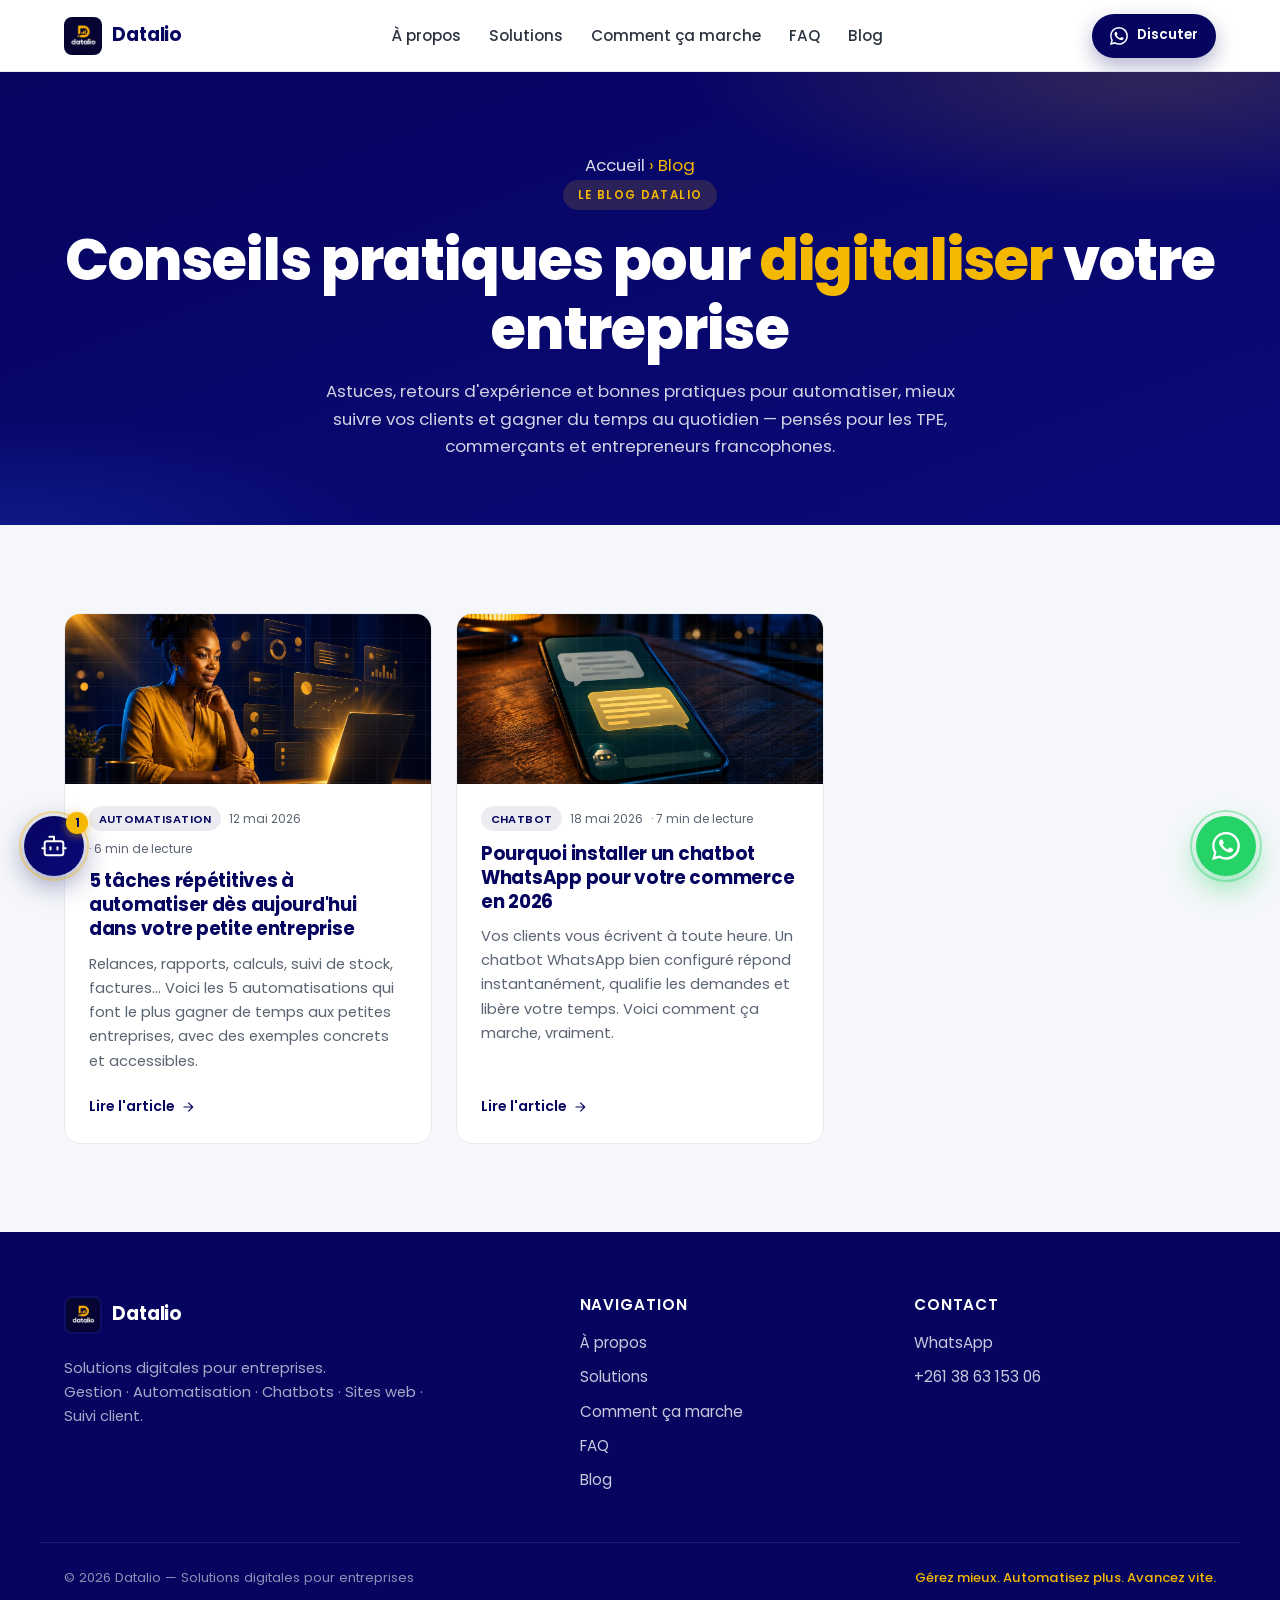
<file: blog/index.html>
<!DOCTYPE html>
<html lang="fr">
<head>
    <meta charset="UTF-8" />
    <meta name="viewport" content="width=device-width, initial-scale=1.0" />
    <meta name="theme-color" content="#05045F" />

    <!-- ===== SEO ===== -->
    <title>Blog Datalio — Conseils digitaux pour petites entreprises</title>
    <meta name="description" content="Le blog Datalio : conseils pratiques sur l'automatisation, les chatbots WhatsApp, la gestion d'entreprise et la digitalisation des petits commerces et entrepreneurs en Afrique francophone." />
    <meta name="robots" content="index, follow, max-image-preview:large, max-snippet:-1" />
    <link rel="canonical" href="https://datalio.online/blog/" />

    <!-- ===== GOOGLE SEARCH CONSOLE =====
         Ajouter ici la balise Google Search Console fournie par Google
         (Settings → Property → Verify ownership → HTML tag)
         ================================ -->
    <!-- <meta name="google-site-verification" content="REMPLACER_PAR_VOTRE_CODE_GSC" /> -->

    <!-- ===== Open Graph ===== -->
    <meta property="og:type" content="website" />
    <meta property="og:locale" content="fr_FR" />
    <meta property="og:site_name" content="Datalio" />
    <meta property="og:title" content="Blog Datalio — Conseils digitaux pour petites entreprises" />
    <meta property="og:description" content="Conseils pratiques sur l'automatisation, les chatbots WhatsApp et la digitalisation des petits commerces." />
    <meta property="og:url" content="https://datalio.online/blog/" />
    <meta property="og:image" content="https://datalio.online/og-image.svg" />

    <!-- ===== Twitter ===== -->
    <meta name="twitter:card" content="summary_large_image" />
    <meta name="twitter:title" content="Blog Datalio" />
    <meta name="twitter:description" content="Conseils pratiques sur l'automatisation et la digitalisation des petits commerces." />
    <meta name="twitter:image" content="https://datalio.online/og-image.svg" />

    <!-- ===== Icônes & manifest ===== -->
    <link rel="icon" type="image/png" href="../assets/logo.png" />
    <link rel="apple-touch-icon" href="../assets/logo.png" />
    <link rel="manifest" href="../manifest.webmanifest" />

    <!-- ===== Polices & styles ===== -->
    <link rel="preconnect" href="https://fonts.googleapis.com" />
    <link rel="preconnect" href="https://fonts.gstatic.com" crossorigin />
    <link href="https://fonts.googleapis.com/css2?family=Poppins:wght@300;400;500;600;700;800&display=swap" rel="stylesheet" />
    <link rel="stylesheet" href="../styles.css" />

    <!-- ===== JSON-LD : page Blog ===== -->
    <script type="application/ld+json">
    {
      "@context": "https://schema.org",
      "@type": "Blog",
      "name": "Blog Datalio",
      "url": "https://datalio.online/blog/",
      "description": "Conseils digitaux pour petites entreprises : automatisation, chatbots, gestion, sites web.",
      "publisher": {
        "@type": "Organization",
        "name": "Datalio",
        "logo": "https://datalio.online/assets/logo.png"
      },
      "blogPost": [
        {
          "@type": "BlogPosting",
          "headline": "5 tâches répétitives à automatiser dès aujourd'hui dans votre petite entreprise",
          "url": "https://datalio.online/blog/5-taches-a-automatiser-petite-entreprise.html",
          "datePublished": "2026-05-12",
          "author": { "@type": "Organization", "name": "Datalio" }
        },
        {
          "@type": "BlogPosting",
          "headline": "Pourquoi installer un chatbot WhatsApp pour votre commerce en 2026",
          "url": "https://datalio.online/blog/chatbot-whatsapp-petite-entreprise.html",
          "datePublished": "2026-05-18",
          "author": { "@type": "Organization", "name": "Datalio" }
        }
      ]
    }
    </script>

    <!-- =========================================================
         GOOGLE ANALYTICS 4 (gtag.js)
         Remplacer G-XXXXXXXXXX par l'ID Google Analytics réel.
         Tant que l'ID n'est pas remplacé, gtag.js n'est pas chargé
         (pas de 404), mais window.gtag reste défini (no-op safe).
         ========================================================= -->
    <script>
      // ID Google Analytics 4 (Datalio)
      window.GA_MEASUREMENT_ID = 'G-3MHBT15C0E';
      window.dataLayer = window.dataLayer || [];
      window.gtag = function gtag(){ window.dataLayer.push(arguments); };
      gtag('js', new Date());
      (function () {
        var id = window.GA_MEASUREMENT_ID;
        if (!id || typeof id !== 'string' || id === 'G-XXXXXXXXXX' || id.indexOf('G-') !== 0) return;
        var s = document.createElement('script');
        s.async = true;
        s.src = 'https://www.googletagmanager.com/gtag/js?id=' + encodeURIComponent(id);
        (document.head || document.body).appendChild(s);
        gtag('config', id, { anonymize_ip: true });
      })();
    </script>

    <!-- ===== Helper analytics partagé (trackEvent + listeners) ===== -->
    <script defer src="../assets/analytics.js"></script>
</head>
<body>

    <!-- ===== Sprite SVG (icônes utilisées sur cette page) ===== -->
    <svg width="0" height="0" style="position:absolute;overflow:hidden" aria-hidden="true">
        <defs>
            <symbol id="icon-zap" viewBox="0 0 24 24" fill="none" stroke="currentColor" stroke-width="1.7" stroke-linecap="round" stroke-linejoin="round">
                <polygon points="13 2 3 14 12 14 11 22 21 10 12 10 13 2"/>
            </symbol>
            <symbol id="icon-bot" viewBox="0 0 24 24" fill="none" stroke="currentColor" stroke-width="1.7" stroke-linecap="round" stroke-linejoin="round">
                <path d="M12 8V4H8"/>
                <rect x="4" y="8" width="16" height="12" rx="2"/>
                <path d="M2 14h2"/><path d="M20 14h2"/>
                <path d="M15 13v2"/><path d="M9 13v2"/>
            </symbol>
            <symbol id="icon-arrow-right" viewBox="0 0 24 24" fill="none" stroke="currentColor" stroke-width="2" stroke-linecap="round" stroke-linejoin="round">
                <path d="M5 12h14M13 5l7 7-7 7"/>
            </symbol>
            <symbol id="icon-whatsapp" viewBox="0 0 24 24" fill="currentColor">
                <path d="M20.52 3.48A11.86 11.86 0 0 0 12.04 0C5.5 0 .2 5.3.2 11.84c0 2.09.55 4.12 1.6 5.92L0 24l6.4-1.68a11.83 11.83 0 0 0 5.64 1.43h.01c6.54 0 11.84-5.3 11.84-11.84 0-3.16-1.23-6.13-3.37-8.43Zm-8.48 18.2h-.01a9.83 9.83 0 0 1-5-1.37l-.36-.21-3.8 1 .99-3.7-.23-.38a9.82 9.82 0 0 1-1.5-5.18c0-5.43 4.42-9.85 9.86-9.85 2.63 0 5.1 1.03 6.96 2.89a9.78 9.78 0 0 1 2.89 6.97c0 5.44-4.42 9.84-9.8 9.84Zm5.4-7.37c-.3-.15-1.74-.86-2.01-.96-.27-.1-.47-.15-.66.15-.2.3-.76.96-.93 1.16-.17.2-.34.22-.63.07-.3-.15-1.25-.46-2.39-1.47a9.04 9.04 0 0 1-1.66-2.06c-.17-.3-.02-.46.13-.6.13-.13.3-.34.45-.51.15-.17.2-.3.3-.5.1-.2.05-.37-.02-.52-.07-.15-.66-1.6-.9-2.18-.24-.58-.49-.5-.66-.51l-.57-.01a1.1 1.1 0 0 0-.79.37c-.27.3-1.03 1.01-1.03 2.46s1.06 2.86 1.21 3.06c.15.2 2.09 3.2 5.07 4.49.71.31 1.26.49 1.69.62.71.23 1.36.2 1.87.12.57-.09 1.74-.71 1.99-1.4.25-.69.25-1.27.17-1.4-.07-.13-.27-.2-.57-.35Z"/>
            </symbol>
        </defs>
    </svg>

    <!-- ========= NAVBAR ========= -->
    <header class="nav">
        <div class="container nav__inner">
            <a href="../" class="brand" aria-label="Datalio — accueil">
                <img src="../assets/logo.png" alt="Datalio" class="brand__logo" />
                <span class="brand__name">Datalio</span>
            </a>
            <nav class="nav__links" aria-label="Navigation principale">
                <a href="../#apropos">À propos</a>
                <a href="../#solutions">Solutions</a>
                <a href="../#etapes">Comment ça marche</a>
                <a href="../#faq">FAQ</a>
                <a href="./">Blog</a>
            </nav>
            <a class="btn btn--primary btn--sm nav__cta" href="https://wa.me/261386315306" target="_blank" rel="noopener" data-track-event="whatsapp_click" data-track-category="cta" data-track-label="navbar_discuter">
                <svg class="icon icon--sm" aria-hidden="true"><use href="#icon-whatsapp"/></svg>
                Discuter
            </a>
            <button class="nav__burger" aria-label="Ouvrir le menu" aria-expanded="false">
                <span></span><span></span><span></span>
            </button>
        </div>
    </header>

    <!-- ========= HERO BLOG ========= -->
    <section class="page-hero">
        <div class="container">
            <p class="crumbs"><a href="../">Accueil</a> <span>›</span> <span>Blog</span></p>
            <span class="eyebrow eyebrow--light">Le blog Datalio</span>
            <h1>Conseils pratiques pour <span class="text-gold">digitaliser</span> votre entreprise</h1>
            <p>Astuces, retours d'expérience et bonnes pratiques pour automatiser, mieux suivre vos clients et gagner du temps au quotidien — pensés pour les TPE, commerçants et entrepreneurs francophones.</p>
        </div>
    </section>

    <!-- ========= LISTE D'ARTICLES ========= -->
    <section class="section section--light">
        <div class="container">
            <div class="posts">

                <!-- Article 1 -->
                <a class="post-card reveal" href="5-taches-a-automatiser-petite-entreprise.html">
                    <div class="post-card__cover" aria-hidden="true">
                        <img src="../assets/blog/blog-cover-automatisation.jpg" alt="5 tâches à automatiser dans une petite entreprise" loading="lazy" style="width:100%;height:100%;object-fit:cover" />
                    </div>
                    <div class="post-card__body">
                        <div class="post-card__meta">
                            <span class="post-card__tag">Automatisation</span>
                            <time datetime="2026-05-12">12 mai 2026</time>
                            <span>· 6 min de lecture</span>
                        </div>
                        <h2>5 tâches répétitives à automatiser dès aujourd'hui dans votre petite entreprise</h2>
                        <p>Relances, rapports, calculs, suivi de stock, factures… Voici les 5 automatisations qui font le plus gagner de temps aux petites entreprises, avec des exemples concrets et accessibles.</p>
                        <span class="post-card__more">Lire l'article <svg class="icon" aria-hidden="true"><use href="#icon-arrow-right"/></svg></span>
                    </div>
                </a>

                <!-- Article 2 -->
                <a class="post-card reveal" href="chatbot-whatsapp-petite-entreprise.html">
                    <div class="post-card__cover" aria-hidden="true">
                        <img src="../assets/blog/blog-cover-chatbot.jpg" alt="Pourquoi installer un chatbot WhatsApp pour votre commerce" loading="lazy" style="width:100%;height:100%;object-fit:cover" />
                    </div>
                    <div class="post-card__body">
                        <div class="post-card__meta">
                            <span class="post-card__tag">Chatbot</span>
                            <time datetime="2026-05-18">18 mai 2026</time>
                            <span>· 7 min de lecture</span>
                        </div>
                        <h2>Pourquoi installer un chatbot WhatsApp pour votre commerce en 2026</h2>
                        <p>Vos clients vous écrivent à toute heure. Un chatbot WhatsApp bien configuré répond instantanément, qualifie les demandes et libère votre temps. Voici comment ça marche, vraiment.</p>
                        <span class="post-card__more">Lire l'article <svg class="icon" aria-hidden="true"><use href="#icon-arrow-right"/></svg></span>
                    </div>
                </a>

            </div>
        </div>
    </section>

    <!-- ========= FOOTER ========= -->
    <footer class="footer">
        <div class="container footer__inner">
            <div>
                <a href="../" class="brand brand--light">
                    <img src="../assets/logo.png" alt="Datalio" class="brand__logo brand__logo--light" />
                    <span class="brand__name">Datalio</span>
                </a>
                <p class="footer__tag">Solutions digitales pour entreprises.<br/>Gestion · Automatisation · Chatbots · Sites web · Suivi client.</p>
            </div>
            <div>
                <h4>Navigation</h4>
                <ul class="footer__links">
                    <li><a href="../#apropos">À propos</a></li>
                    <li><a href="../#solutions">Solutions</a></li>
                    <li><a href="../#etapes">Comment ça marche</a></li>
                    <li><a href="../#faq">FAQ</a></li>
                    <li><a href="./">Blog</a></li>
                </ul>
            </div>
            <div>
                <h4>Contact</h4>
                <ul class="footer__links">
                    <li><a href="https://wa.me/261386315306" target="_blank" rel="noopener" data-track-event="whatsapp_click" data-track-category="footer" data-track-label="footer_whatsapp">WhatsApp</a></li>
                    <li><a href="tel:+261386315306" data-track-event="phone_click" data-track-category="footer" data-track-label="footer_phone">+261 38 63 153 06</a></li>
                </ul>
            </div>
        </div>
        <div class="container footer__bottom">
            <span>© <span id="year"></span> Datalio — Solutions digitales pour entreprises</span>
            <span class="footer__slogan">Gérez mieux. Automatisez plus. Avancez vite.</span>
        </div>
    </footer>

    <!-- Bouton flottant WhatsApp -->
    <a class="fab" href="https://wa.me/261386315306" target="_blank" rel="noopener" aria-label="Discuter sur WhatsApp" data-track-event="whatsapp_click" data-track-category="fab" data-track-label="fab_whatsapp">
        <svg class="icon icon--lg" aria-hidden="true"><use href="#icon-whatsapp"/></svg>
    </a>

    <!-- ========= CHATBOT DATALIO ========= -->
    <div id="chatbot" class="chatbot">
        <button id="chatbot-trigger" class="chatbot__trigger" aria-label="Ouvrir le chat Datalio">
            <svg class="icon icon--lg chatbot__icon-open" aria-hidden="true"><use href="#icon-bot"/></svg>
            <svg class="icon icon--lg chatbot__icon-close" aria-hidden="true">
                <line x1="18" y1="6" x2="6" y2="18" stroke="currentColor" stroke-width="2" stroke-linecap="round"/>
                <line x1="6" y1="6" x2="18" y2="18" stroke="currentColor" stroke-width="2" stroke-linecap="round"/>
            </svg>
            <span class="chatbot__badge">1</span>
        </button>
        <div id="chatbot-window" class="chatbot__window" aria-hidden="true" role="dialog" aria-label="Chat avec Datalio">
            <header class="chatbot__header">
                <div class="chatbot__header-info">
                    <div class="chatbot__avatar">
                        <img src="../assets/logo.png" alt="Datalio" />
                    </div>
                    <div>
                        <strong>Datalio</strong>
                        <div class="chatbot__status">
                            <span class="chatbot__status-dot"></span>
                            En ligne
                        </div>
                    </div>
                </div>
                <button id="chatbot-close" class="chatbot__close" aria-label="Fermer le chat">
                    <svg class="icon" viewBox="0 0 24 24" fill="none" stroke="currentColor" stroke-width="2" stroke-linecap="round">
                        <line x1="18" y1="6" x2="6" y2="18"/><line x1="6" y1="6" x2="18" y2="18"/>
                    </svg>
                </button>
            </header>
            <div id="chatbot-messages" class="chatbot__messages"></div>
            <div id="chatbot-suggestions" class="chatbot__suggestions">
                <button class="chatbot__suggestion" data-message="Quels sont vos services ?">Services</button>
                <button class="chatbot__suggestion" data-message="Comment commander ?">Commander</button>
                <button class="chatbot__suggestion" data-message="Parlez-moi des chatbots">Chatbots</button>
                <button class="chatbot__suggestion" data-message="Je veux un site web">Site web</button>
            </div>
            <form id="chatbot-form" class="chatbot__form" autocomplete="off">
                <input id="chatbot-input" class="chatbot__input" type="text" placeholder="Écrivez votre message..." aria-label="Message" />
                <button type="submit" class="chatbot__send" aria-label="Envoyer">
                    <svg class="icon" viewBox="0 0 24 24" fill="none" stroke="currentColor" stroke-width="2" stroke-linecap="round" stroke-linejoin="round">
                        <line x1="22" y1="2" x2="11" y2="13"/><polygon points="22 2 15 22 11 13 2 9 22 2"/>
                    </svg>
                </button>
            </form>
        </div>
    </div>

    <script>
        // Année + menu mobile + reveal au scroll (version légère, sans dépendre de site.json)
        document.getElementById('year').textContent = new Date().getFullYear();
        var burger = document.querySelector('.nav__burger');
        var links  = document.querySelector('.nav__links');
        if (burger && links) {
            burger.addEventListener('click', function () {
                var isOpen = links.classList.toggle('nav__links--open');
                burger.setAttribute('aria-expanded', isOpen ? 'true' : 'false');
            });
        }
        if ('IntersectionObserver' in window) {
            var io = new IntersectionObserver(function (entries) {
                entries.forEach(function (e) {
                    if (e.isIntersecting) { e.target.classList.add('is-visible'); io.unobserve(e.target); }
                });
            }, { threshold: 0.12, rootMargin: '0px 0px -40px 0px' });
            document.querySelectorAll('.reveal').forEach(function (el) { io.observe(el); });
        } else {
            document.querySelectorAll('.reveal').forEach(function (el) { el.classList.add('is-visible'); });
        }

        // Chatbot simplifié pour pages blog
        (function() {
            var chatbot = document.getElementById('chatbot');
            var chatbotTrigger = document.getElementById('chatbot-trigger');
            var chatbotClose = document.getElementById('chatbot-close');
            var chatbotWindow = document.getElementById('chatbot-window');
            var chatbotMessages = document.getElementById('chatbot-messages');
            var chatbotForm = document.getElementById('chatbot-form');
            var chatbotInput = document.getElementById('chatbot-input');
            var chatbotSuggestions = document.getElementById('chatbot-suggestions');

            var LINKS = {
                solutions: 'https://datalio.online/#solutions',
                whatsapp: 'https://wa.me/261386315306',
                blog: 'https://datalio.online/blog/'
            };

            function normalizeText(text) {
                if (!text) return '';
                return text.toLowerCase().normalize('NFD').replace(/[\u0300-\u036f]/g, '');
            }

            function containsKeyword(text, keywords) {
                var normalized = normalizeText(text);
                for (var i = 0; i < keywords.length; i++) {
                    if (normalized.indexOf(keywords[i]) !== -1) return true;
                }
                return false;
            }

            function addMessage(text, isBot) {
                var messageDiv = document.createElement('div');
                messageDiv.className = 'chatbot__message chatbot__message--' + (isBot ? 'bot' : 'user');
                if (isBot) {
                    // SECURITY: ne passer ici QUE du HTML statique provenant de
                    // getBotResponse() ci-dessous. JAMAIS d'input utilisateur.
                    // Les réponses bot sont des chaînes constantes hardcodées,
                    // donc safe par construction (pas de XSS exploitable).
                    messageDiv.innerHTML = text;
                } else {
                    messageDiv.textContent = text;
                }
                chatbotMessages.appendChild(messageDiv);
                chatbotMessages.scrollTop = chatbotMessages.scrollHeight;
            }

            function getBotResponse(msg) {
                var m = normalizeText(msg);
                if (containsKeyword(m, ['bonjour', 'salut', 'hello', 'hi'])) {
                    return "Bonjour ! 👋 Je suis l'assistant Datalio. Comment puis-je vous aider ?";
                }
                if (containsKeyword(m, ['service', 'solution', 'propose', 'offre'])) {
                    return "Nous proposons : sites web premium, mini-logiciels de gestion, chatbots, automatisations et maintenance & accompagnement digital. <a href=\"" + LINKS.solutions + "\">Voir les services</a>";
                }
                if (containsKeyword(m, ['prix', 'tarif', 'cout', 'combien', 'devis'])) {
                    return "Les tarifs dépendent de votre besoin. Écrivez-nous : <a href=\"" + LINKS.whatsapp + "\" target=\"_blank\">WhatsApp</a>";
                }
                if (containsKeyword(m, ['chatbot', 'bot', 'whatsapp'])) {
                    return "Nous créons des chatbots sur mesure pour WhatsApp et votre site. <a href=\"" + LINKS.whatsapp + "\" target=\"_blank\">Discuter</a>";
                }
                if (containsKeyword(m, ['site', 'web', 'internet'])) {
                    return "Nous créons des sites vitrines professionnels. <a href=\"" + LINKS.whatsapp + "\" target=\"_blank\">Discuter</a>";
                }
                if (containsKeyword(m, ['commander', 'commande', 'interesse'])) {
                    return "Super ! Écrivez-nous : <a href=\"" + LINKS.whatsapp + "\" target=\"_blank\">WhatsApp</a>";
                }
                return "Je suis l'assistant Datalio. <a href=\"" + LINKS.whatsapp + "\" target=\"_blank\">Contactez-nous sur WhatsApp</a>";
            }

            function handleMessage(text) {
                if (!text || !text.trim()) return;
                chatbot.classList.add('badge-hidden');
                addMessage(text.trim(), false);
                setTimeout(function() {
                    addMessage(getBotResponse(text), true);
                }, 500);
            }

            if (chatbot) {
                chatbotTrigger.addEventListener('click', function() {
                    var isOpen = chatbot.classList.toggle('is-open');
                    chatbotWindow.setAttribute('aria-hidden', !isOpen);
                    if (isOpen && chatbotMessages.children.length === 0) {
                        setTimeout(function() {
                            addMessage("Bonjour ! 👋 Je suis l'assistant Datalio. Comment puis-je vous aider ?", true);
                        }, 300);
                    }
                    if (isOpen) chatbotInput.focus();
                });

                chatbotClose.addEventListener('click', function() {
                    chatbot.classList.remove('is-open');
                    chatbotWindow.setAttribute('aria-hidden', 'true');
                });

                chatbotForm.addEventListener('submit', function(e) {
                    e.preventDefault();
                    handleMessage(chatbotInput.value);
                    chatbotInput.value = '';
                });

                chatbotSuggestions.querySelectorAll('.chatbot__suggestion').forEach(function(btn) {
                    btn.addEventListener('click', function() {
                        handleMessage(btn.getAttribute('data-message'));
                    });
                });
            }
        })();
    </script>
</body>
</html>
</file>
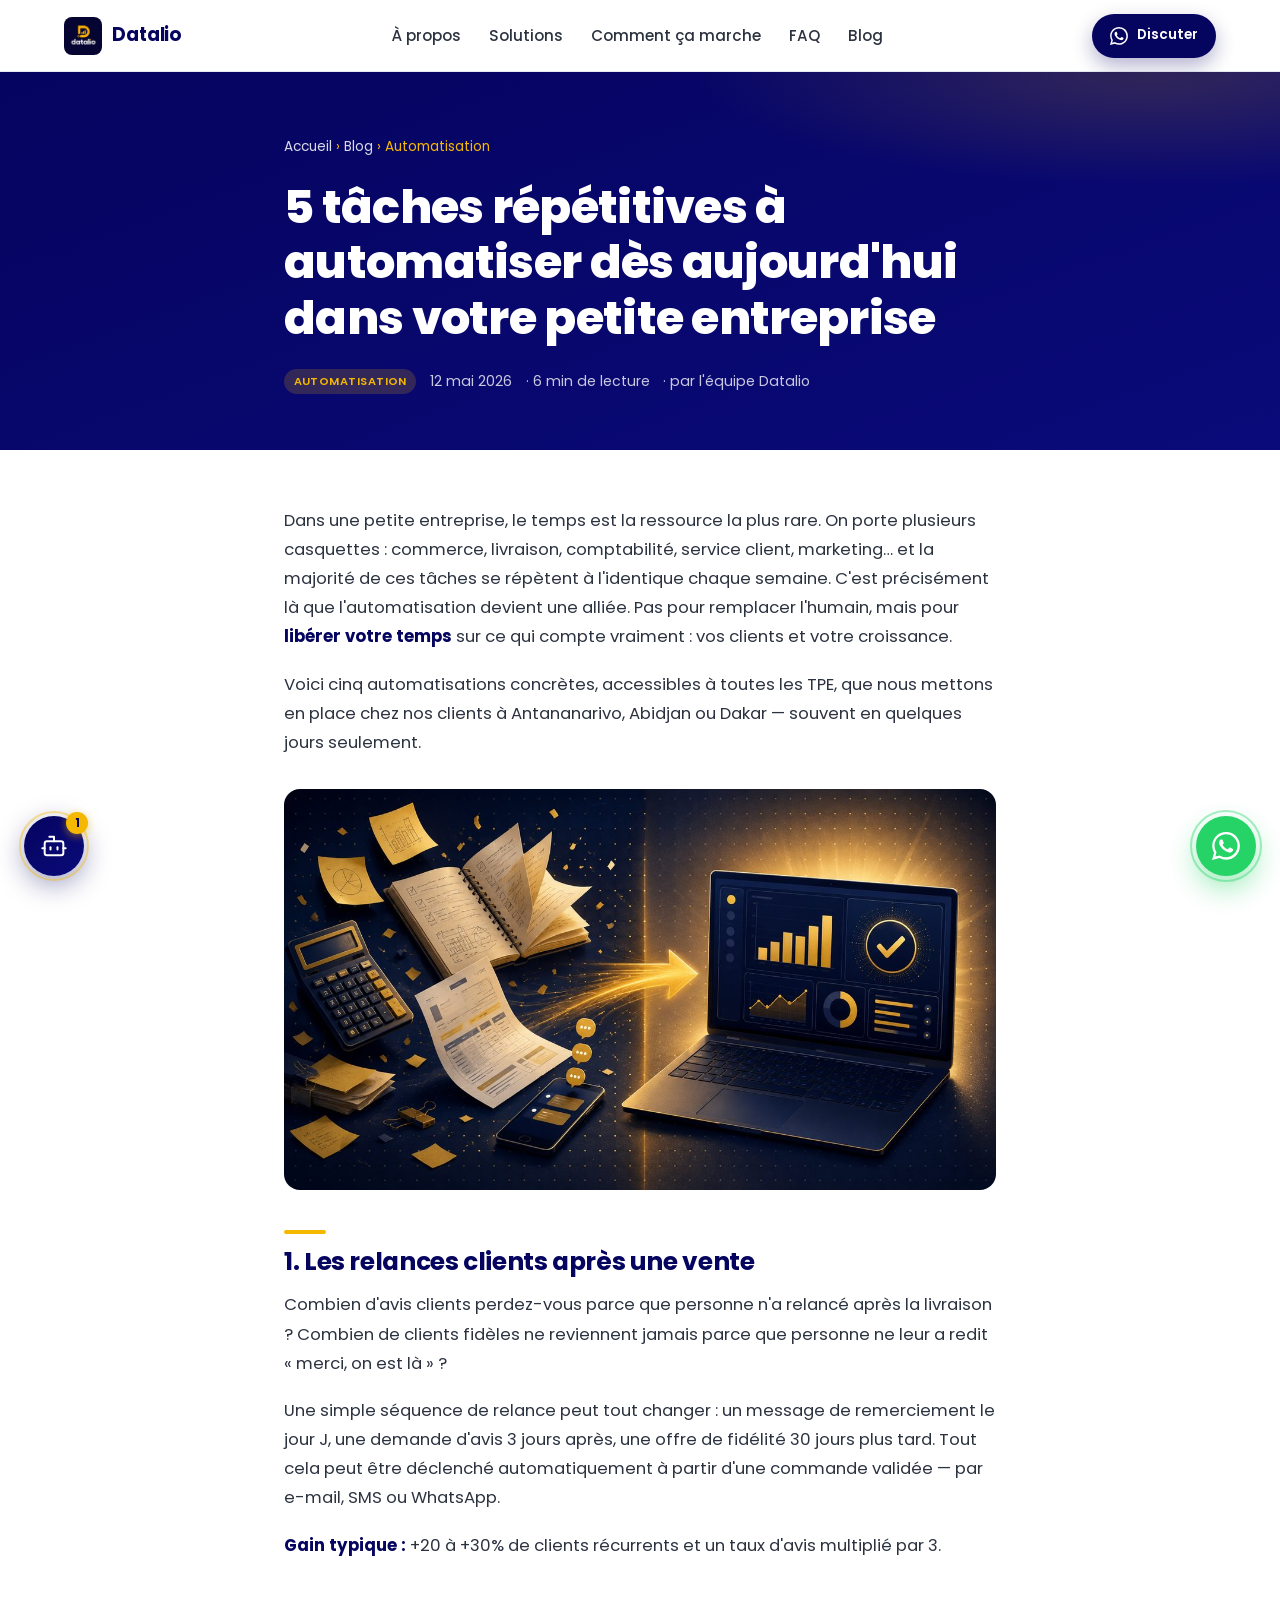
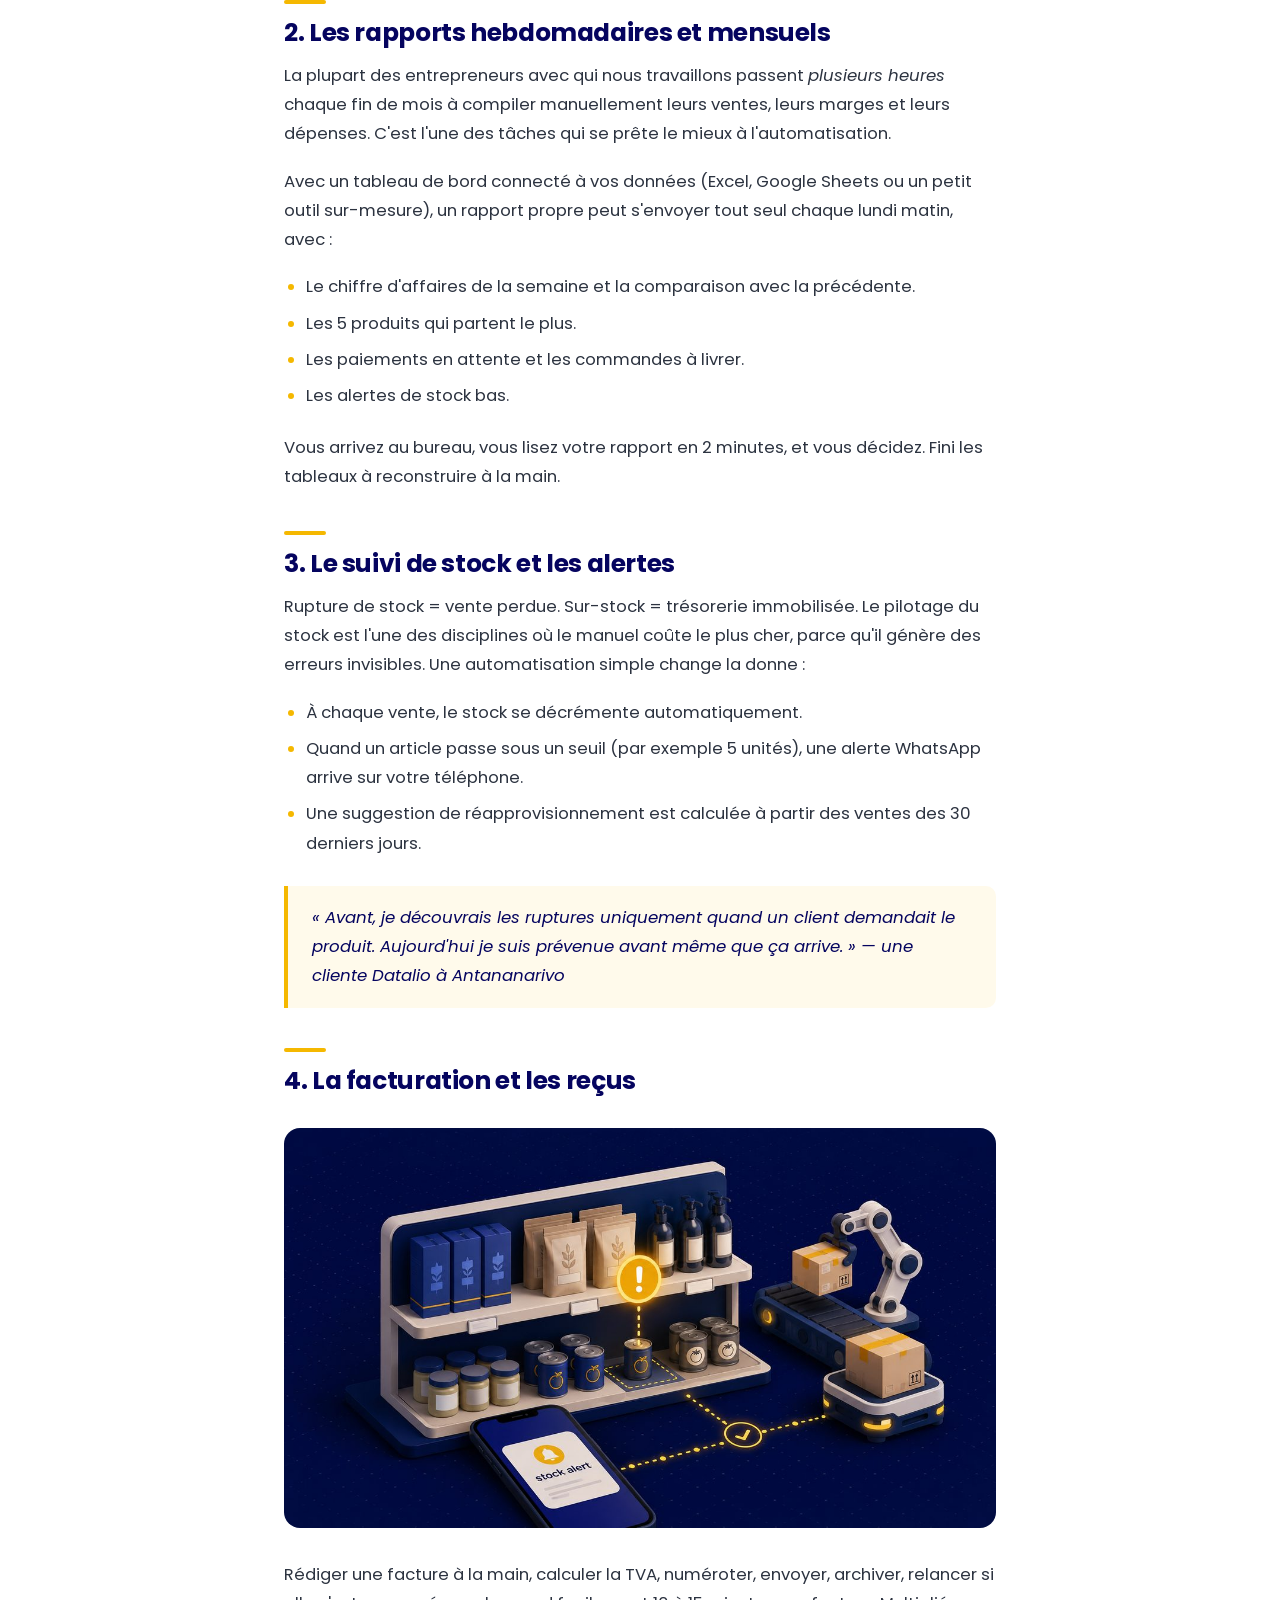
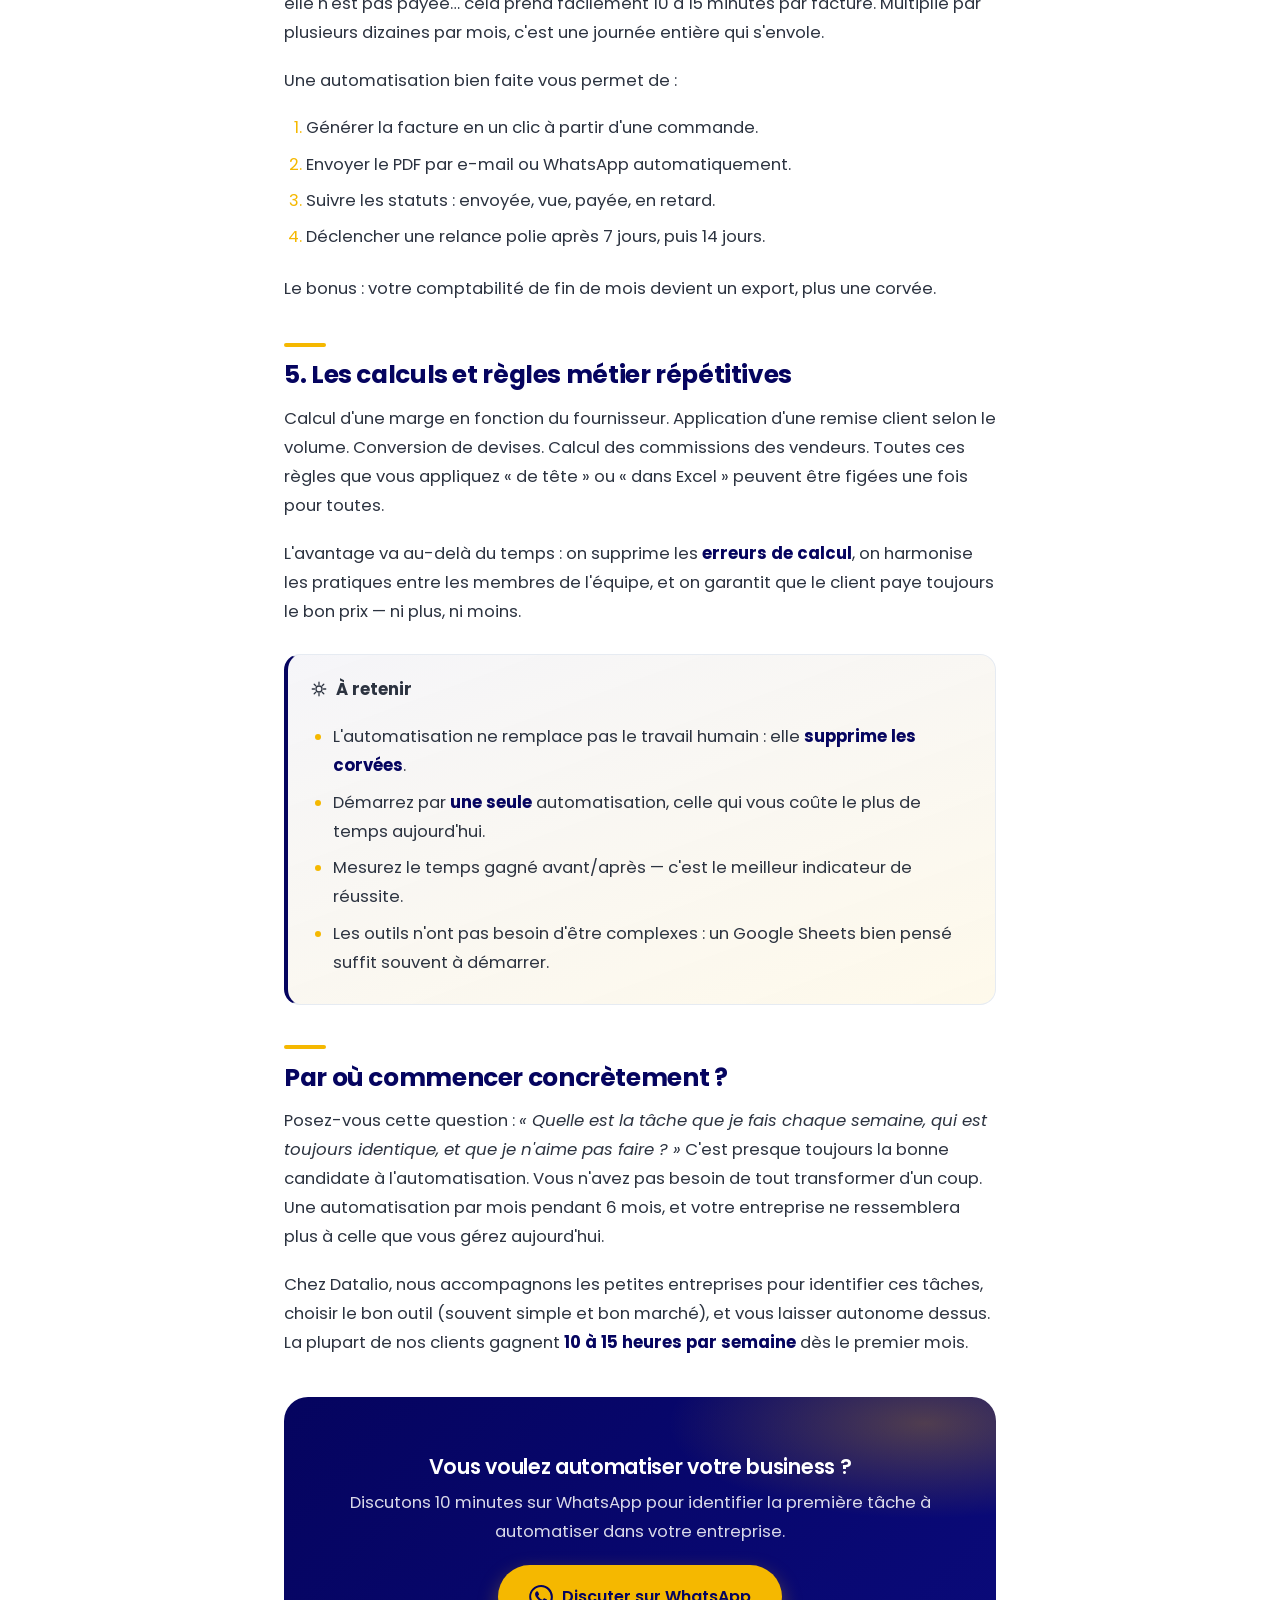
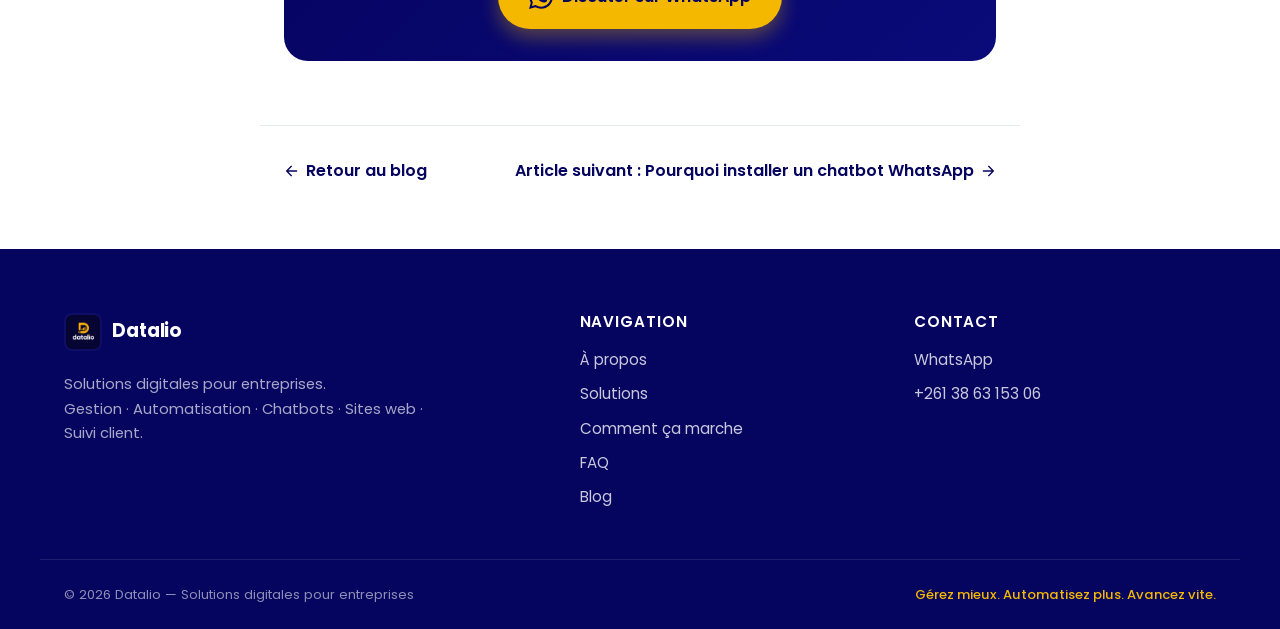
<file: blog/5-taches-a-automatiser-petite-entreprise.html>
<!DOCTYPE html>
<html lang="fr">
<head>
    <meta charset="UTF-8" />
    <meta name="viewport" content="width=device-width, initial-scale=1.0" />
    <meta name="theme-color" content="#05045F" />

    <!-- ===== SEO ===== -->
    <title>5 tâches à automatiser dans une petite entreprise (guide 2026) | Datalio</title>
    <meta name="description" content="Relances clients, rapports, suivi de stock, factures, calculs : découvrez 5 tâches répétitives à automatiser pour gagner 10 à 15 heures par semaine dans une petite entreprise." />
    <meta name="keywords" content="automatisation petite entreprise, gagner du temps, relances automatiques, suivi stock, rapports automatiques, TPE, Madagascar, Afrique francophone" />
    <meta name="robots" content="index, follow, max-image-preview:large, max-snippet:-1" />
    <link rel="canonical" href="https://datalio.online/blog/5-taches-a-automatiser-petite-entreprise.html" />

    <!-- ===== GOOGLE SEARCH CONSOLE =====
         Ajouter ici la balise Google Search Console fournie par Google
         ================================ -->
    <!-- <meta name="google-site-verification" content="REMPLACER_PAR_VOTRE_CODE_GSC" /> -->

    <!-- ===== Open Graph ===== -->
    <meta property="og:type" content="article" />
    <meta property="og:locale" content="fr_FR" />
    <meta property="og:site_name" content="Datalio" />
    <meta property="og:title" content="5 tâches à automatiser dans une petite entreprise" />
    <meta property="og:description" content="Les 5 automatisations qui font gagner le plus de temps aux TPE et commerçants. Exemples concrets, accessibles, sans jargon." />
    <meta property="og:url" content="https://datalio.online/blog/5-taches-a-automatiser-petite-entreprise.html" />
    <meta property="og:image" content="https://datalio.online/assets/blog/blog-cover-automatisation.jpg" />
    <meta property="og:image:width" content="1200" />
    <meta property="og:image:height" content="675" />
    <meta property="article:published_time" content="2026-05-12" />
    <meta property="article:author" content="Datalio" />
    <meta property="article:section" content="Automatisation" />

    <!-- ===== Twitter ===== -->
    <meta name="twitter:card" content="summary_large_image" />
    <meta name="twitter:title" content="5 tâches à automatiser dans une petite entreprise" />
    <meta name="twitter:description" content="Les 5 automatisations qui font gagner le plus de temps aux TPE et commerçants." />
    <meta name="twitter:image" content="https://datalio.online/assets/blog/blog-cover-automatisation.jpg" />

    <!-- ===== Icônes & manifest ===== -->
    <link rel="icon" type="image/png" href="../assets/logo.png" />
    <link rel="apple-touch-icon" href="../assets/logo.png" />
    <link rel="manifest" href="../manifest.webmanifest" />

    <!-- ===== Polices & styles ===== -->
    <link rel="preconnect" href="https://fonts.googleapis.com" />
    <link rel="preconnect" href="https://fonts.gstatic.com" crossorigin />
    <link href="https://fonts.googleapis.com/css2?family=Poppins:wght@300;400;500;600;700;800&display=swap" rel="stylesheet" />
    <link rel="stylesheet" href="../styles.css" />

    <!-- ===== JSON-LD : BlogPosting ===== -->
    <script type="application/ld+json">
    {
      "@context": "https://schema.org",
      "@type": "BlogPosting",
      "headline": "5 tâches répétitives à automatiser dès aujourd'hui dans votre petite entreprise",
      "description": "Relances clients, rapports, suivi de stock, factures, calculs : 5 tâches à automatiser pour gagner du temps en TPE.",
      "datePublished": "2026-05-12",
      "dateModified": "2026-05-12",
      "image": "https://datalio.online/assets/blog/blog-cover-automatisation.jpg",
      "author": { "@type": "Organization", "name": "Datalio", "url": "https://datalio.online/" },
      "publisher": {
        "@type": "Organization",
        "name": "Datalio",
        "logo": { "@type": "ImageObject", "url": "https://datalio.online/assets/logo.png" }
      },
      "mainEntityOfPage": {
        "@type": "WebPage",
        "@id": "https://datalio.online/blog/5-taches-a-automatiser-petite-entreprise.html"
      },
      "articleSection": "Automatisation",
      "inLanguage": "fr-FR"
    }
    </script>

    <!-- =========================================================
         GOOGLE ANALYTICS 4 (gtag.js)
         Remplacer G-XXXXXXXXXX par l'ID Google Analytics réel.
         Tant que l'ID n'est pas remplacé, gtag.js n'est pas chargé
         (pas de 404), mais window.gtag reste défini (no-op safe).
         ========================================================= -->
    <script>
      // ID Google Analytics 4 (Datalio)
      window.GA_MEASUREMENT_ID = 'G-3MHBT15C0E';
      window.dataLayer = window.dataLayer || [];
      window.gtag = function gtag(){ window.dataLayer.push(arguments); };
      gtag('js', new Date());
      (function () {
        var id = window.GA_MEASUREMENT_ID;
        if (!id || typeof id !== 'string' || id === 'G-XXXXXXXXXX' || id.indexOf('G-') !== 0) return;
        var s = document.createElement('script');
        s.async = true;
        s.src = 'https://www.googletagmanager.com/gtag/js?id=' + encodeURIComponent(id);
        (document.head || document.body).appendChild(s);
        gtag('config', id, { anonymize_ip: true });
      })();
    </script>

    <!-- ===== Helper analytics partagé (trackEvent + listeners) ===== -->
    <script defer src="../assets/analytics.js"></script>
</head>
<body>

    <!-- ===== Sprite SVG (icônes utilisées) ===== -->
    <svg width="0" height="0" style="position:absolute;overflow:hidden" aria-hidden="true">
        <defs>
            <symbol id="icon-arrow-right" viewBox="0 0 24 24" fill="none" stroke="currentColor" stroke-width="2" stroke-linecap="round" stroke-linejoin="round">
                <path d="M5 12h14M13 5l7 7-7 7"/>
            </symbol>
            <symbol id="icon-arrow-left" viewBox="0 0 24 24" fill="none" stroke="currentColor" stroke-width="2" stroke-linecap="round" stroke-linejoin="round">
                <path d="M19 12H5M11 19l-7-7 7-7"/>
            </symbol>
            <symbol id="icon-sparkles" viewBox="0 0 24 24" fill="none" stroke="currentColor" stroke-width="1.7" stroke-linecap="round" stroke-linejoin="round">
                <path d="M12 3v3M12 18v3M3 12h3M18 12h3M5.6 5.6l2.1 2.1M16.3 16.3l2.1 2.1M5.6 18.4l2.1-2.1M16.3 7.7l2.1-2.1"/>
                <path d="M12 8a4 4 0 0 1 4 4 4 4 0 0 1-4 4 4 4 0 0 1-4-4 4 4 0 0 1 4-4Z"/>
            </symbol>
            <symbol id="icon-bot" viewBox="0 0 24 24" fill="none" stroke="currentColor" stroke-width="1.7" stroke-linecap="round" stroke-linejoin="round">
                <path d="M12 8V4H8"/>
                <rect x="4" y="8" width="16" height="12" rx="2"/>
                <path d="M2 14h2"/><path d="M20 14h2"/>
                <path d="M15 13v2"/><path d="M9 13v2"/>
            </symbol>
            <symbol id="icon-whatsapp" viewBox="0 0 24 24" fill="currentColor">
                <path d="M20.52 3.48A11.86 11.86 0 0 0 12.04 0C5.5 0 .2 5.3.2 11.84c0 2.09.55 4.12 1.6 5.92L0 24l6.4-1.68a11.83 11.83 0 0 0 5.64 1.43h.01c6.54 0 11.84-5.3 11.84-11.84 0-3.16-1.23-6.13-3.37-8.43Zm-8.48 18.2h-.01a9.83 9.83 0 0 1-5-1.37l-.36-.21-3.8 1 .99-3.7-.23-.38a9.82 9.82 0 0 1-1.5-5.18c0-5.43 4.42-9.85 9.86-9.85 2.63 0 5.1 1.03 6.96 2.89a9.78 9.78 0 0 1 2.89 6.97c0 5.44-4.42 9.84-9.8 9.84Zm5.4-7.37c-.3-.15-1.74-.86-2.01-.96-.27-.1-.47-.15-.66.15-.2.3-.76.96-.93 1.16-.17.2-.34.22-.63.07-.3-.15-1.25-.46-2.39-1.47a9.04 9.04 0 0 1-1.66-2.06c-.17-.3-.02-.46.13-.6.13-.13.3-.34.45-.51.15-.17.2-.3.3-.5.1-.2.05-.37-.02-.52-.07-.15-.66-1.6-.9-2.18-.24-.58-.49-.5-.66-.51l-.57-.01a1.1 1.1 0 0 0-.79.37c-.27.3-1.03 1.01-1.03 2.46s1.06 2.86 1.21 3.06c.15.2 2.09 3.2 5.07 4.49.71.31 1.26.49 1.69.62.71.23 1.36.2 1.87.12.57-.09 1.74-.71 1.99-1.4.25-.69.25-1.27.17-1.4-.07-.13-.27-.2-.57-.35Z"/>
            </symbol>
        </defs>
    </svg>

    <!-- ========= NAVBAR ========= -->
    <header class="nav">
        <div class="container nav__inner">
            <a href="../" class="brand" aria-label="Datalio — accueil">
                <img src="../assets/logo.png" alt="Datalio" class="brand__logo" />
                <span class="brand__name">Datalio</span>
            </a>
            <nav class="nav__links" aria-label="Navigation principale">
                <a href="../#apropos">À propos</a>
                <a href="../#solutions">Solutions</a>
                <a href="../#etapes">Comment ça marche</a>
                <a href="../#faq">FAQ</a>
                <a href="./">Blog</a>
            </nav>
            <a class="btn btn--primary btn--sm nav__cta" href="https://wa.me/261386315306" target="_blank" rel="noopener" data-track-event="whatsapp_click" data-track-category="cta" data-track-label="navbar_discuter">
                <svg class="icon icon--sm" aria-hidden="true"><use href="#icon-whatsapp"/></svg>
                Discuter
            </a>
            <button class="nav__burger" aria-label="Ouvrir le menu" aria-expanded="false">
                <span></span><span></span><span></span>
            </button>
        </div>
    </header>

    <!-- ========= HERO ARTICLE ========= -->
    <section class="article-hero">
        <div class="article-hero__inner">
            <p class="crumbs"><a href="../">Accueil</a> <span>›</span> <a href="./">Blog</a> <span>›</span> <span>Automatisation</span></p>
            <h1>5 tâches répétitives à automatiser dès aujourd'hui dans votre petite entreprise</h1>
            <div class="article-hero__meta">
                <span class="post-card__tag">Automatisation</span>
                <time datetime="2026-05-12">12 mai 2026</time>
                <span>· 6 min de lecture</span>
                <span>· par l'équipe Datalio</span>
            </div>
        </div>
    </section>

    <!-- ========= CORPS ARTICLE ========= -->
    <article class="article-prose">
        <p>
            Dans une petite entreprise, le temps est la ressource la plus rare. On porte plusieurs casquettes :
            commerce, livraison, comptabilité, service client, marketing… et la majorité de ces tâches se
            répètent à l'identique chaque semaine. C'est précisément là que l'automatisation devient
            une alliée. Pas pour remplacer l'humain, mais pour <strong>libérer votre temps</strong> sur ce
            qui compte vraiment : vos clients et votre croissance.
        </p>
        <p>
            Voici cinq automatisations concrètes, accessibles à toutes les TPE, que nous mettons en place
            chez nos clients à Antananarivo, Abidjan ou Dakar — souvent en quelques jours seulement.
        </p>

        <figure style="margin:2rem 0">
            <img src="../assets/blog/blog-illu-automatisation-1.jpg" alt="Du chaos à l'organisation : les tâches désordonnées deviennent un tableau de bord clair" loading="lazy" style="width:100%;border-radius:16px" />
        </figure>

        <h2>1. Les relances clients après une vente</h2>
        <p>
            Combien d'avis clients perdez-vous parce que personne n'a relancé après la livraison ?
            Combien de clients fidèles ne reviennent jamais parce que personne ne leur a redit
            « merci, on est là » ?
        </p>
        <p>
            Une simple séquence de relance peut tout changer : un message de remerciement le jour J,
            une demande d'avis 3 jours après, une offre de fidélité 30 jours plus tard. Tout cela peut
            être déclenché automatiquement à partir d'une commande validée — par e-mail, SMS ou WhatsApp.
        </p>
        <p>
            <strong>Gain typique :</strong> +20 à +30% de clients récurrents et un taux d'avis multiplié par 3.
        </p>

        <h2>2. Les rapports hebdomadaires et mensuels</h2>
        <p>
            La plupart des entrepreneurs avec qui nous travaillons passent <em>plusieurs heures</em>
            chaque fin de mois à compiler manuellement leurs ventes, leurs marges et leurs dépenses.
            C'est l'une des tâches qui se prête le mieux à l'automatisation.
        </p>
        <p>
            Avec un tableau de bord connecté à vos données (Excel, Google Sheets ou un petit outil
            sur-mesure), un rapport propre peut s'envoyer tout seul chaque lundi matin, avec :
        </p>
        <ul>
            <li>Le chiffre d'affaires de la semaine et la comparaison avec la précédente.</li>
            <li>Les 5 produits qui partent le plus.</li>
            <li>Les paiements en attente et les commandes à livrer.</li>
            <li>Les alertes de stock bas.</li>
        </ul>
        <p>
            Vous arrivez au bureau, vous lisez votre rapport en 2 minutes, et vous décidez. Fini les
            tableaux à reconstruire à la main.
        </p>

        <h2>3. Le suivi de stock et les alertes</h2>
        <p>
            Rupture de stock = vente perdue. Sur-stock = trésorerie immobilisée. Le pilotage du stock
            est l'une des disciplines où le manuel coûte le plus cher, parce qu'il génère des erreurs
            invisibles. Une automatisation simple change la donne :
        </p>
        <ul>
            <li>À chaque vente, le stock se décrémente automatiquement.</li>
            <li>Quand un article passe sous un seuil (par exemple 5 unités), une alerte WhatsApp arrive sur votre téléphone.</li>
            <li>Une suggestion de réapprovisionnement est calculée à partir des ventes des 30 derniers jours.</li>
        </ul>

        <blockquote>
            « Avant, je découvrais les ruptures uniquement quand un client demandait le produit.
            Aujourd'hui je suis prévenue avant même que ça arrive. » — une cliente Datalio à Antananarivo
        </blockquote>

        <h2>4. La facturation et les reçus</h2>

        <figure style="margin:2rem 0">
            <img src="../assets/blog/blog-illu-automatisation-2.jpg" alt="Alerte de stock : une notification prévient avant la rupture" loading="lazy" style="width:100%;border-radius:16px" />
        </figure>
        <p>
            Rédiger une facture à la main, calculer la TVA, numéroter, envoyer, archiver, relancer si
            elle n'est pas payée… cela prend facilement 10 à 15 minutes par facture. Multiplié par
            plusieurs dizaines par mois, c'est une journée entière qui s'envole.
        </p>
        <p>
            Une automatisation bien faite vous permet de :
        </p>
        <ol>
            <li>Générer la facture en un clic à partir d'une commande.</li>
            <li>Envoyer le PDF par e-mail ou WhatsApp automatiquement.</li>
            <li>Suivre les statuts : envoyée, vue, payée, en retard.</li>
            <li>Déclencher une relance polie après 7 jours, puis 14 jours.</li>
        </ol>
        <p>
            Le bonus : votre comptabilité de fin de mois devient un export, plus une corvée.
        </p>

        <h2>5. Les calculs et règles métier répétitives</h2>
        <p>
            Calcul d'une marge en fonction du fournisseur. Application d'une remise client selon le
            volume. Conversion de devises. Calcul des commissions des vendeurs. Toutes ces règles que
            vous appliquez « de tête » ou « dans Excel » peuvent être figées une fois pour toutes.
        </p>
        <p>
            L'avantage va au-delà du temps : on supprime les <strong>erreurs de calcul</strong>, on
            harmonise les pratiques entre les membres de l'équipe, et on garantit que le client paye
            toujours le bon prix — ni plus, ni moins.
        </p>

        <div class="callout">
            <p class="callout__title">
                <svg class="icon" aria-hidden="true"><use href="#icon-sparkles"/></svg>
                À retenir
            </p>
            <ul>
                <li>L'automatisation ne remplace pas le travail humain : elle <strong>supprime les corvées</strong>.</li>
                <li>Démarrez par <strong>une seule</strong> automatisation, celle qui vous coûte le plus de temps aujourd'hui.</li>
                <li>Mesurez le temps gagné avant/après — c'est le meilleur indicateur de réussite.</li>
                <li>Les outils n'ont pas besoin d'être complexes : un Google Sheets bien pensé suffit souvent à démarrer.</li>
            </ul>
        </div>

        <h2>Par où commencer concrètement ?</h2>
        <p>
            Posez-vous cette question : <em>« Quelle est la tâche que je fais chaque semaine, qui est
            toujours identique, et que je n'aime pas faire ? »</em> C'est presque toujours la bonne
            candidate à l'automatisation. Vous n'avez pas besoin de tout transformer d'un coup. Une
            automatisation par mois pendant 6 mois, et votre entreprise ne ressemblera plus à celle
            que vous gérez aujourd'hui.
        </p>
        <p>
            Chez Datalio, nous accompagnons les petites entreprises pour identifier ces tâches, choisir
            le bon outil (souvent simple et bon marché), et vous laisser autonome dessus. La plupart de
            nos clients gagnent <strong>10 à 15 heures par semaine</strong> dès le premier mois.
        </p>

        <div class="article-cta">
            <h3>Vous voulez automatiser votre business ?</h3>
            <p>Discutons 10 minutes sur WhatsApp pour identifier la première tâche à automatiser dans votre entreprise.</p>
            <a class="btn btn--gold btn--lg" href="https://wa.me/261386315306?text=Bonjour%20Datalio%2C%20je%20viens%20de%20lire%20votre%20article%20sur%20l%27automatisation.%20J%27aimerais%20discuter%20de%20mon%20cas." target="_blank" rel="noopener" data-track-event="devis_click" data-track-category="article_cta" data-track-label="blog_automatisation_devis">
                <svg class="icon" aria-hidden="true"><use href="#icon-whatsapp"/></svg>
                Discuter sur WhatsApp
            </a>
        </div>
    </article>

    <!-- ========= NAV ARTICLE ========= -->
    <nav class="article-footer" aria-label="Navigation entre articles">
        <a href="./"><svg class="icon" aria-hidden="true"><use href="#icon-arrow-left"/></svg> Retour au blog</a>
        <a href="chatbot-whatsapp-petite-entreprise.html">Article suivant : Pourquoi installer un chatbot WhatsApp <svg class="icon" aria-hidden="true"><use href="#icon-arrow-right"/></svg></a>
    </nav>

    <!-- ========= FOOTER ========= -->
    <footer class="footer">
        <div class="container footer__inner">
            <div>
                <a href="../" class="brand brand--light">
                    <img src="../assets/logo.png" alt="Datalio" class="brand__logo brand__logo--light" />
                    <span class="brand__name">Datalio</span>
                </a>
                <p class="footer__tag">Solutions digitales pour entreprises.<br/>Gestion · Automatisation · Chatbots · Sites web · Suivi client.</p>
            </div>
            <div>
                <h4>Navigation</h4>
                <ul class="footer__links">
                    <li><a href="../#apropos">À propos</a></li>
                    <li><a href="../#solutions">Solutions</a></li>
                    <li><a href="../#etapes">Comment ça marche</a></li>
                    <li><a href="../#faq">FAQ</a></li>
                    <li><a href="./">Blog</a></li>
                </ul>
            </div>
            <div>
                <h4>Contact</h4>
                <ul class="footer__links">
                    <li><a href="https://wa.me/261386315306" target="_blank" rel="noopener" data-track-event="whatsapp_click" data-track-category="footer" data-track-label="footer_whatsapp">WhatsApp</a></li>
                    <li><a href="tel:+261386315306" data-track-event="phone_click" data-track-category="footer" data-track-label="footer_phone">+261 38 63 153 06</a></li>
                </ul>
            </div>
        </div>
        <div class="container footer__bottom">
            <span>© <span id="year"></span> Datalio — Solutions digitales pour entreprises</span>
            <span class="footer__slogan">Gérez mieux. Automatisez plus. Avancez vite.</span>
        </div>
    </footer>

    <a class="fab" href="https://wa.me/261386315306" target="_blank" rel="noopener" aria-label="Discuter sur WhatsApp" data-track-event="whatsapp_click" data-track-category="fab" data-track-label="fab_whatsapp">
        <svg class="icon icon--lg" aria-hidden="true"><use href="#icon-whatsapp"/></svg>
    </a>

    <!-- ========= CHATBOT DATALIO ========= -->
    <div id="chatbot" class="chatbot">
        <button id="chatbot-trigger" class="chatbot__trigger" aria-label="Ouvrir le chat Datalio">
            <svg class="icon icon--lg chatbot__icon-open" aria-hidden="true"><use href="#icon-bot"/></svg>
            <svg class="icon icon--lg chatbot__icon-close" aria-hidden="true">
                <line x1="18" y1="6" x2="6" y2="18" stroke="currentColor" stroke-width="2" stroke-linecap="round"/>
                <line x1="6" y1="6" x2="18" y2="18" stroke="currentColor" stroke-width="2" stroke-linecap="round"/>
            </svg>
            <span class="chatbot__badge">1</span>
        </button>
        <div id="chatbot-window" class="chatbot__window" aria-hidden="true" role="dialog" aria-label="Chat avec Datalio">
            <header class="chatbot__header">
                <div class="chatbot__header-info">
                    <div class="chatbot__avatar">
                        <img src="../assets/logo.png" alt="Datalio" />
                    </div>
                    <div>
                        <strong>Datalio</strong>
                        <div class="chatbot__status">
                            <span class="chatbot__status-dot"></span>
                            En ligne
                        </div>
                    </div>
                </div>
                <button id="chatbot-close" class="chatbot__close" aria-label="Fermer le chat">
                    <svg class="icon" viewBox="0 0 24 24" fill="none" stroke="currentColor" stroke-width="2" stroke-linecap="round">
                        <line x1="18" y1="6" x2="6" y2="18"/><line x1="6" y1="6" x2="18" y2="18"/>
                    </svg>
                </button>
            </header>
            <div id="chatbot-messages" class="chatbot__messages"></div>
            <div id="chatbot-suggestions" class="chatbot__suggestions">
                <button class="chatbot__suggestion" data-message="Quels sont vos services ?">Services</button>
                <button class="chatbot__suggestion" data-message="Comment commander ?">Commander</button>
                <button class="chatbot__suggestion" data-message="Parlez-moi de l'automatisation">Automatisation</button>
                <button class="chatbot__suggestion" data-message="Je veux un site web">Site web</button>
            </div>
            <form id="chatbot-form" class="chatbot__form" autocomplete="off">
                <input id="chatbot-input" class="chatbot__input" type="text" placeholder="Écrivez votre message..." aria-label="Message" />
                <button type="submit" class="chatbot__send" aria-label="Envoyer">
                    <svg class="icon" viewBox="0 0 24 24" fill="none" stroke="currentColor" stroke-width="2" stroke-linecap="round" stroke-linejoin="round">
                        <line x1="22" y1="2" x2="11" y2="13"/><polygon points="22 2 15 22 11 13 2 9 22 2"/>
                    </svg>
                </button>
            </form>
        </div>
    </div>

    <script>
        document.getElementById('year').textContent = new Date().getFullYear();
        var burger = document.querySelector('.nav__burger');
        var links  = document.querySelector('.nav__links');
        if (burger && links) {
            burger.addEventListener('click', function () {
                var isOpen = links.classList.toggle('nav__links--open');
                burger.setAttribute('aria-expanded', isOpen ? 'true' : 'false');
            });
        }

        // Chatbot simplifié pour pages blog
        (function() {
            var chatbot = document.getElementById('chatbot');
            var chatbotTrigger = document.getElementById('chatbot-trigger');
            var chatbotClose = document.getElementById('chatbot-close');
            var chatbotWindow = document.getElementById('chatbot-window');
            var chatbotMessages = document.getElementById('chatbot-messages');
            var chatbotForm = document.getElementById('chatbot-form');
            var chatbotInput = document.getElementById('chatbot-input');
            var chatbotSuggestions = document.getElementById('chatbot-suggestions');

            var LINKS = {
                solutions: 'https://datalio.online/#solutions',
                whatsapp: 'https://wa.me/261386315306',
                blog: 'https://datalio.online/blog/'
            };

            function normalizeText(text) {
                if (!text) return '';
                return text.toLowerCase().normalize('NFD').replace(/[\u0300-\u036f]/g, '');
            }

            function containsKeyword(text, keywords) {
                var normalized = normalizeText(text);
                for (var i = 0; i < keywords.length; i++) {
                    if (normalized.indexOf(keywords[i]) !== -1) return true;
                }
                return false;
            }

            function addMessage(text, isBot) {
                var messageDiv = document.createElement('div');
                messageDiv.className = 'chatbot__message chatbot__message--' + (isBot ? 'bot' : 'user');
                if (isBot) {
                    // SECURITY: ne passer ici QUE du HTML statique provenant de
                    // getBotResponse() ci-dessous. JAMAIS d'input utilisateur.
                    // Les réponses bot sont des chaînes constantes hardcodées,
                    // donc safe par construction (pas de XSS exploitable).
                    messageDiv.innerHTML = text;
                } else {
                    messageDiv.textContent = text;
                }
                chatbotMessages.appendChild(messageDiv);
                chatbotMessages.scrollTop = chatbotMessages.scrollHeight;
            }

            function getBotResponse(msg) {
                var m = normalizeText(msg);
                if (containsKeyword(m, ['bonjour', 'salut', 'hello', 'hi'])) {
                    return "Bonjour ! 👋 Je suis l'assistant Datalio. Comment puis-je vous aider ?";
                }
                if (containsKeyword(m, ['service', 'solution', 'propose', 'offre'])) {
                    return "Nous proposons : outils de gestion, automatisation, chatbots, sites web et suivi client. <a href=\"" + LINKS.solutions + "\">Voir les services</a>";
                }
                if (containsKeyword(m, ['prix', 'tarif', 'cout', 'combien', 'devis'])) {
                    return "Les tarifs dépendent de votre besoin. Écrivez-nous : <a href=\"" + LINKS.whatsapp + "\" target=\"_blank\">WhatsApp</a>";
                }
                if (containsKeyword(m, ['automat', 'tache', 'repetit', 'rappel', 'rapport'])) {
                    return "Nous automatisons vos tâches répétitives : rappels, rapports, alertes. <a href=\"" + LINKS.whatsapp + "\" target=\"_blank\">Discuter</a>";
                }
                if (containsKeyword(m, ['chatbot', 'bot', 'whatsapp'])) {
                    return "Nous créons des chatbots sur mesure pour WhatsApp et votre site. <a href=\"" + LINKS.whatsapp + "\" target=\"_blank\">Discuter</a>";
                }
                if (containsKeyword(m, ['site', 'web', 'internet'])) {
                    return "Nous créons des sites vitrines professionnels. <a href=\"" + LINKS.whatsapp + "\" target=\"_blank\">Discuter</a>";
                }
                if (containsKeyword(m, ['commander', 'commande', 'interesse'])) {
                    return "Super ! Écrivez-nous : <a href=\"" + LINKS.whatsapp + "\" target=\"_blank\">WhatsApp</a>";
                }
                return "Je suis l'assistant Datalio. <a href=\"" + LINKS.whatsapp + "\" target=\"_blank\">Contactez-nous sur WhatsApp</a>";
            }

            function handleMessage(text) {
                if (!text || !text.trim()) return;
                chatbot.classList.add('badge-hidden');
                addMessage(text.trim(), false);
                setTimeout(function() {
                    addMessage(getBotResponse(text), true);
                }, 500);
            }

            if (chatbot) {
                chatbotTrigger.addEventListener('click', function() {
                    var isOpen = chatbot.classList.toggle('is-open');
                    chatbotWindow.setAttribute('aria-hidden', !isOpen);
                    if (isOpen && chatbotMessages.children.length === 0) {
                        setTimeout(function() {
                            addMessage("Bonjour ! 👋 Je suis l'assistant Datalio. Comment puis-je vous aider ?", true);
                        }, 300);
                    }
                    if (isOpen) chatbotInput.focus();
                });

                chatbotClose.addEventListener('click', function() {
                    chatbot.classList.remove('is-open');
                    chatbotWindow.setAttribute('aria-hidden', 'true');
                });

                chatbotForm.addEventListener('submit', function(e) {
                    e.preventDefault();
                    handleMessage(chatbotInput.value);
                    chatbotInput.value = '';
                });

                chatbotSuggestions.querySelectorAll('.chatbot__suggestion').forEach(function(btn) {
                    btn.addEventListener('click', function() {
                        handleMessage(btn.getAttribute('data-message'));
                    });
                });
            }
        })();
    </script>
</body>
</html>
</file>
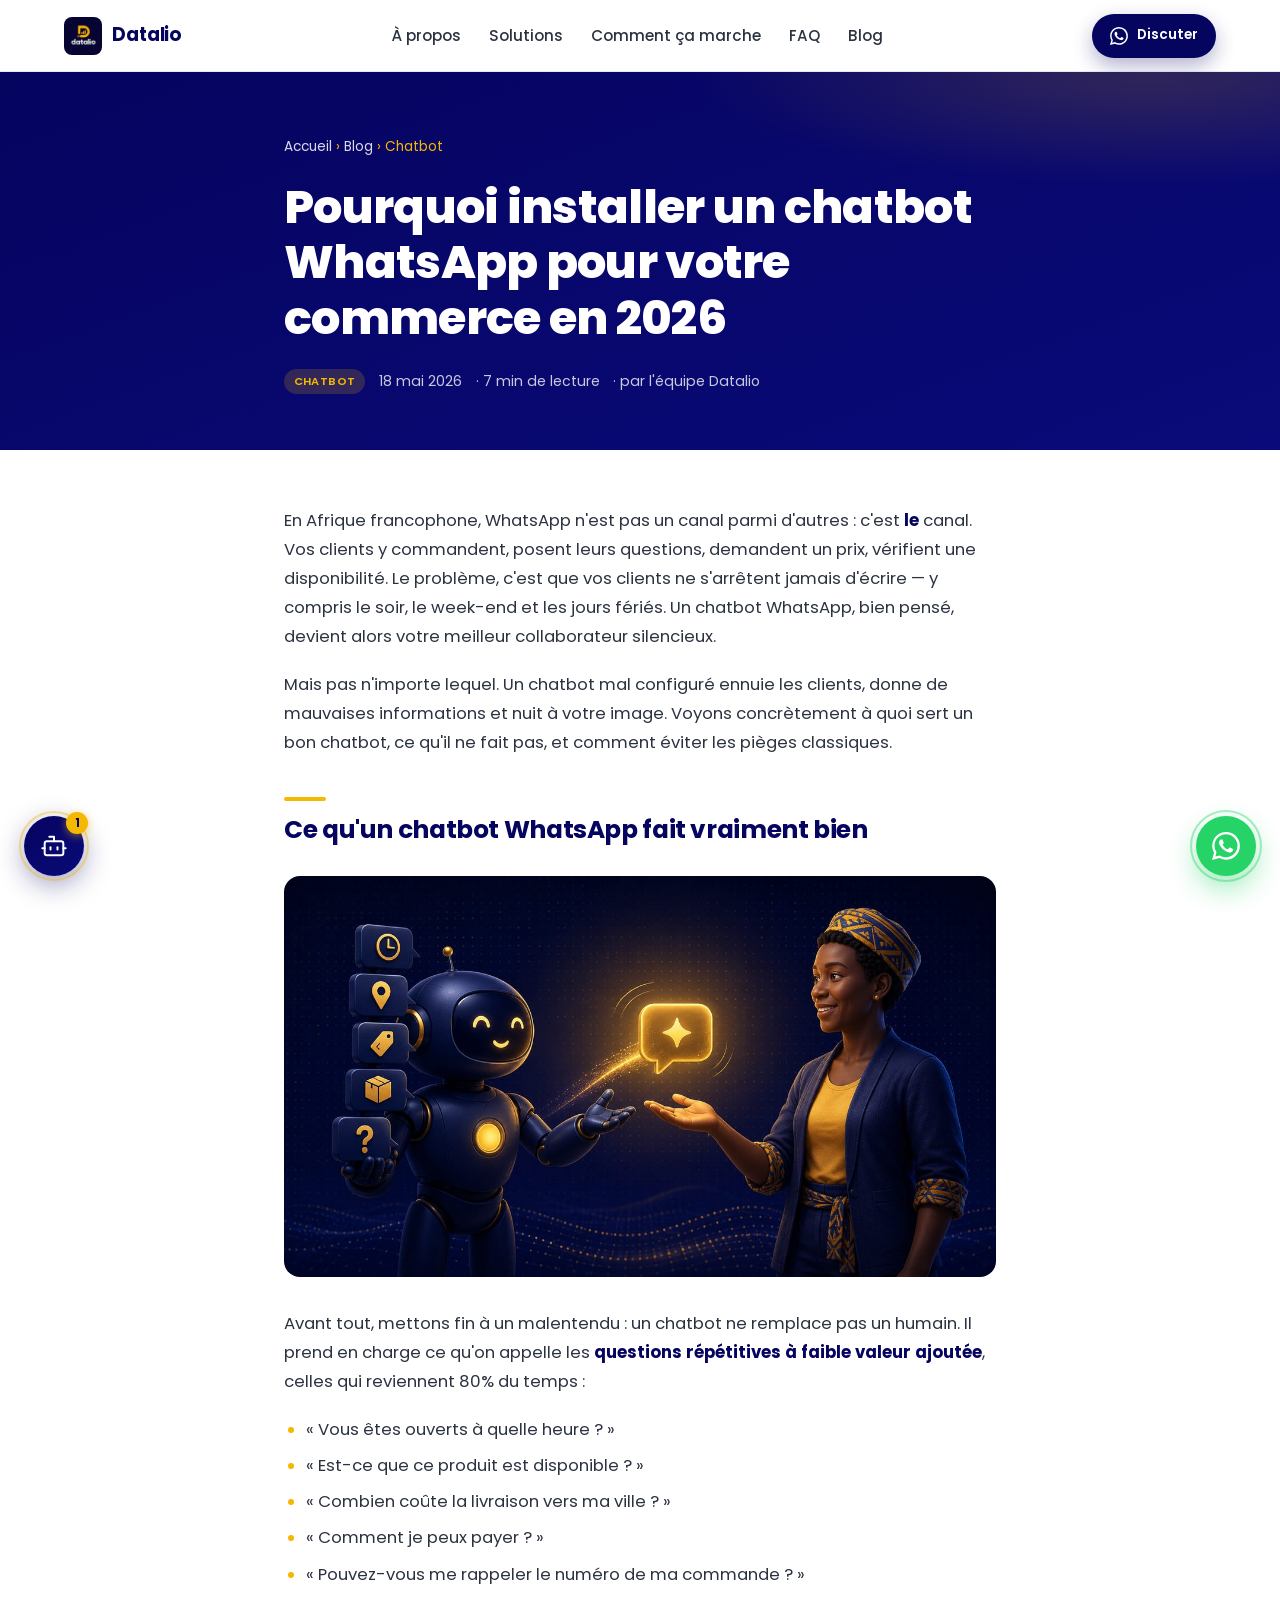
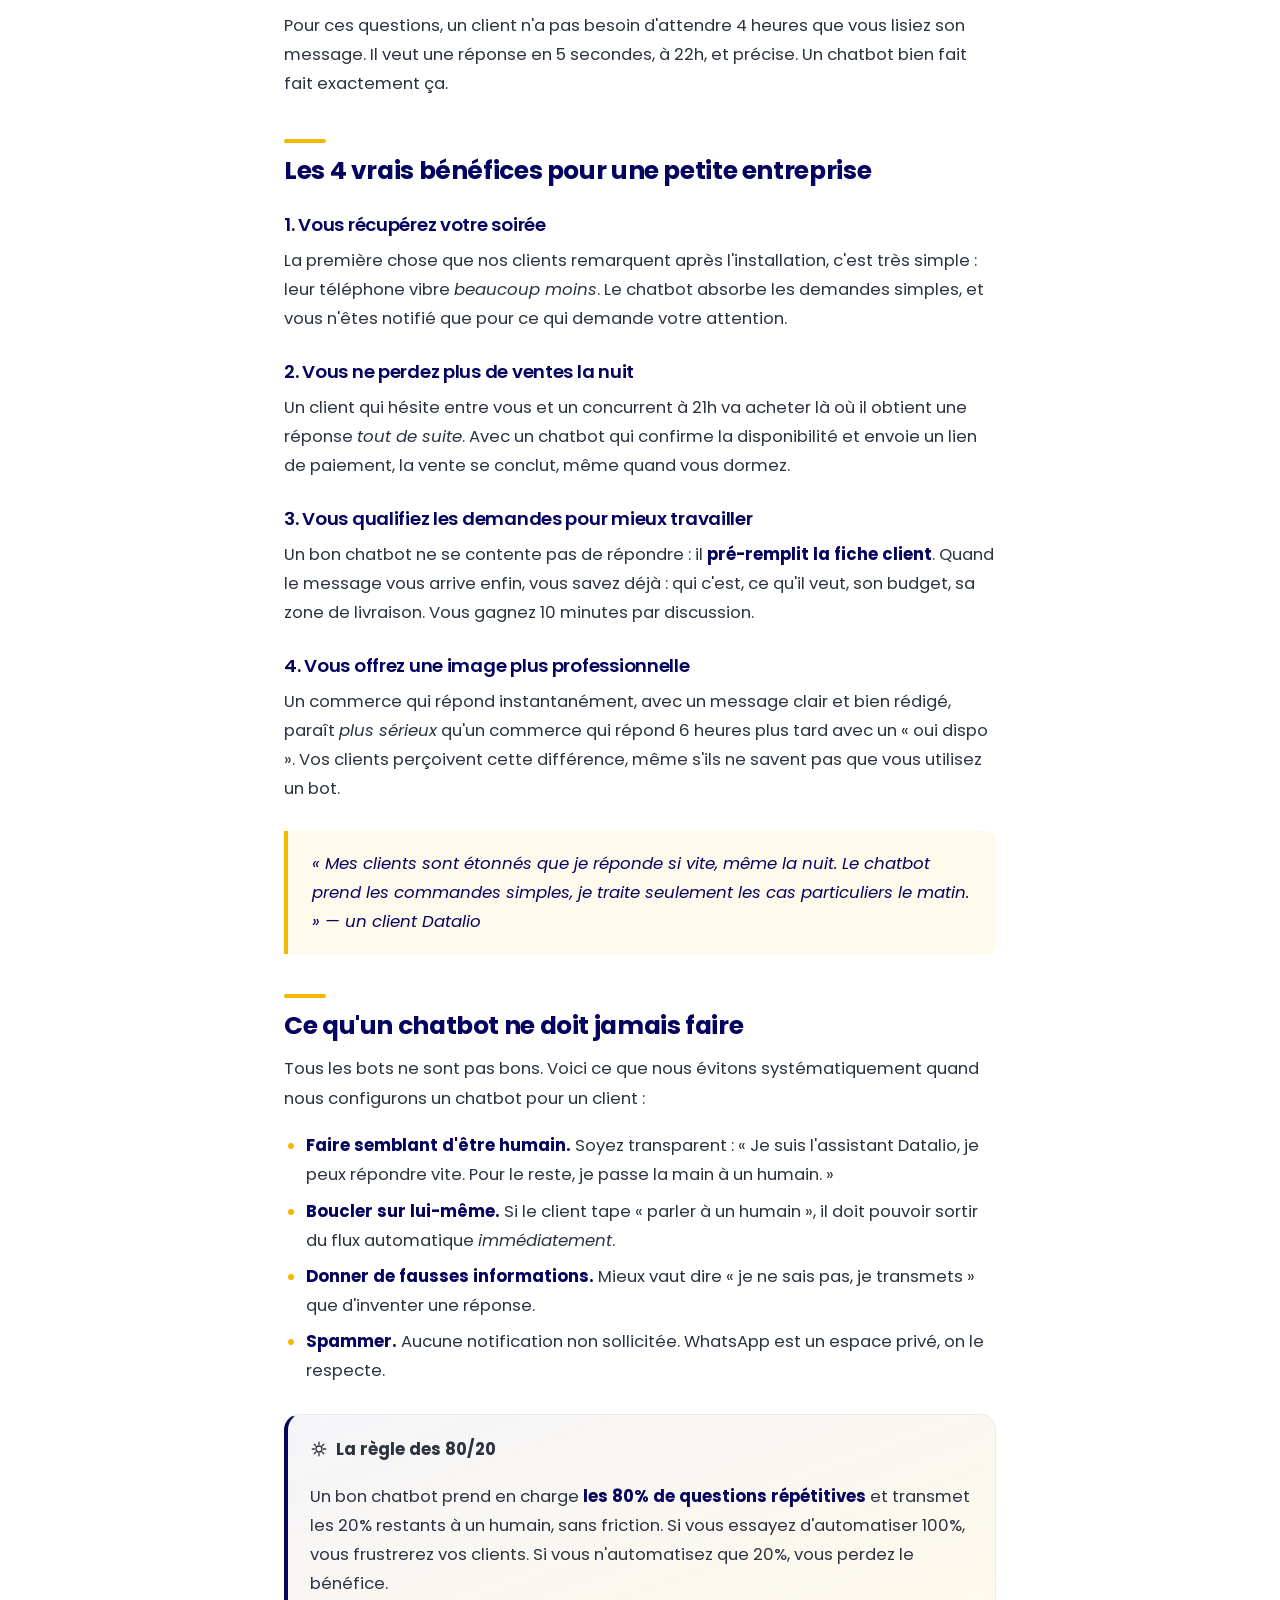
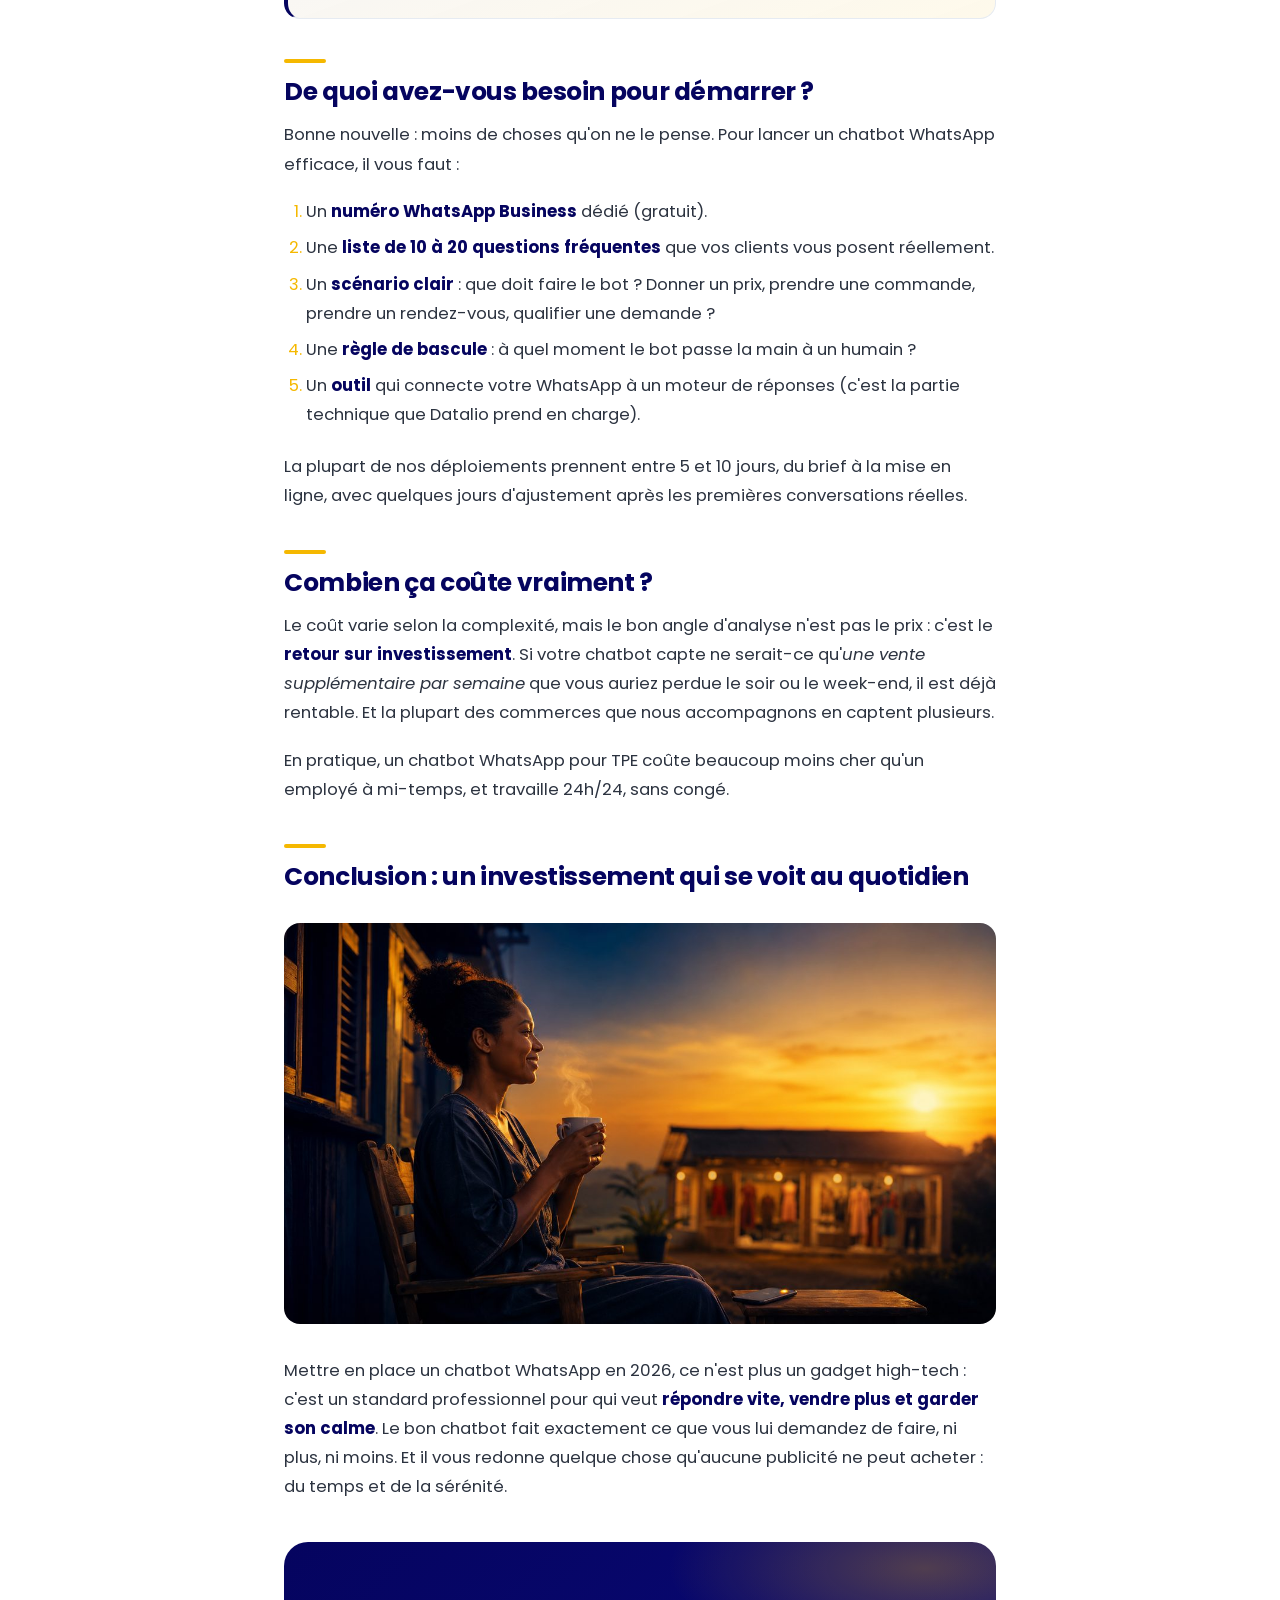
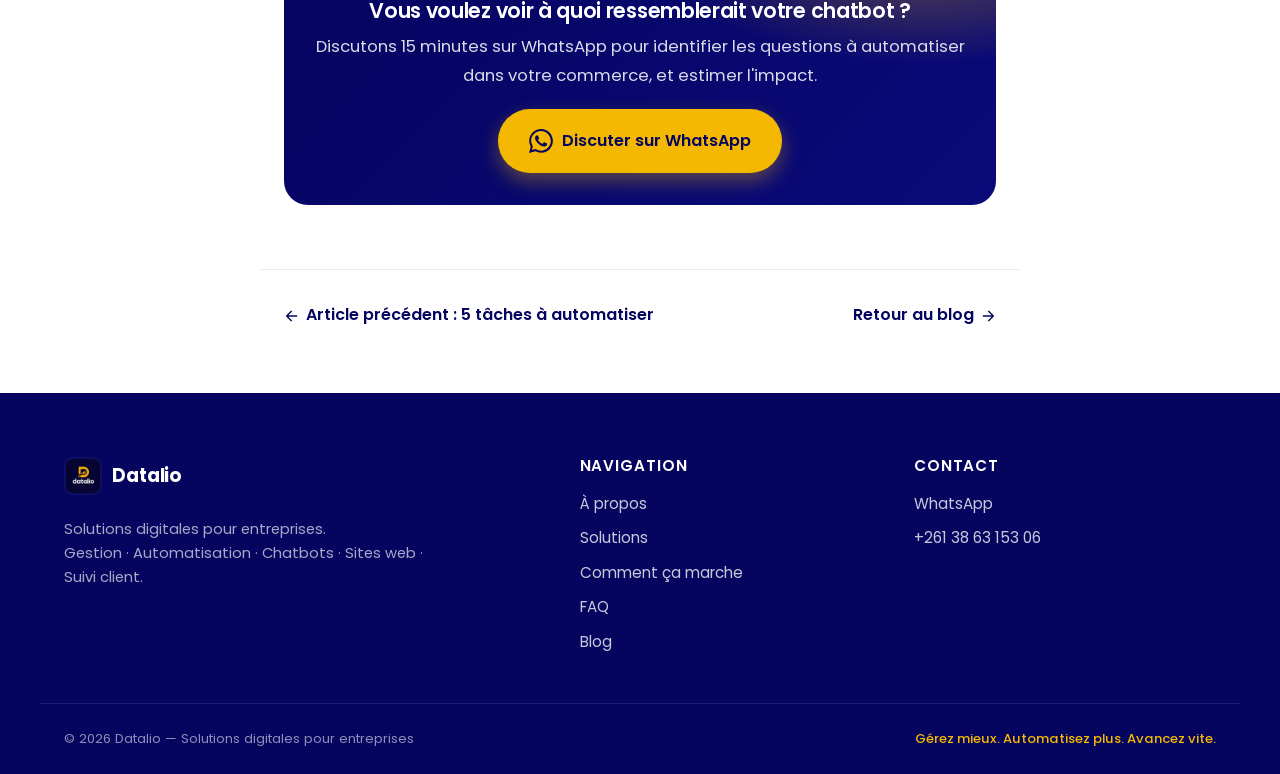
<file: blog/chatbot-whatsapp-petite-entreprise.html>
<!DOCTYPE html>
<html lang="fr">
<head>
    <meta charset="UTF-8" />
    <meta name="viewport" content="width=device-width, initial-scale=1.0" />
    <meta name="theme-color" content="#05045F" />

    <!-- ===== SEO ===== -->
    <title>Pourquoi installer un chatbot WhatsApp pour votre commerce en 2026 | Datalio</title>
    <meta name="description" content="Un chatbot WhatsApp répond 24/7 à vos clients, qualifie les demandes et libère votre temps. Découvrez comment ça marche, ce que ça apporte vraiment et comment éviter les pièges classiques." />
    <meta name="keywords" content="chatbot WhatsApp, chatbot petite entreprise, automatisation service client, WhatsApp Business, chatbot commerce, Madagascar, Afrique francophone, IA conversationnelle" />
    <meta name="robots" content="index, follow, max-image-preview:large, max-snippet:-1" />
    <link rel="canonical" href="https://datalio.online/blog/chatbot-whatsapp-petite-entreprise.html" />

    <!-- ===== GOOGLE SEARCH CONSOLE =====
         Ajouter ici la balise Google Search Console fournie par Google
         ================================ -->
    <!-- <meta name="google-site-verification" content="REMPLACER_PAR_VOTRE_CODE_GSC" /> -->

    <!-- ===== Open Graph ===== -->
    <meta property="og:type" content="article" />
    <meta property="og:locale" content="fr_FR" />
    <meta property="og:site_name" content="Datalio" />
    <meta property="og:title" content="Pourquoi installer un chatbot WhatsApp pour votre commerce en 2026" />
    <meta property="og:description" content="Vos clients vous écrivent à toute heure. Un chatbot WhatsApp bien configuré répond instantanément et libère votre temps. Voici comment ça marche, vraiment." />
    <meta property="og:url" content="https://datalio.online/blog/chatbot-whatsapp-petite-entreprise.html" />
    <meta property="og:image" content="https://datalio.online/assets/blog/blog-cover-chatbot.jpg" />
    <meta property="og:image:width" content="1200" />
    <meta property="og:image:height" content="675" />
    <meta property="article:published_time" content="2026-05-18" />
    <meta property="article:author" content="Datalio" />
    <meta property="article:section" content="Chatbot" />

    <!-- ===== Twitter ===== -->
    <meta name="twitter:card" content="summary_large_image" />
    <meta name="twitter:title" content="Pourquoi installer un chatbot WhatsApp en 2026" />
    <meta name="twitter:description" content="Un chatbot WhatsApp répond 24/7 et libère votre temps. Comment ça marche, vraiment." />
    <meta name="twitter:image" content="https://datalio.online/assets/blog/blog-cover-chatbot.jpg" />

    <!-- ===== Icônes & manifest ===== -->
    <link rel="icon" type="image/png" href="../assets/logo.png" />
    <link rel="apple-touch-icon" href="../assets/logo.png" />
    <link rel="manifest" href="../manifest.webmanifest" />

    <!-- ===== Polices & styles ===== -->
    <link rel="preconnect" href="https://fonts.googleapis.com" />
    <link rel="preconnect" href="https://fonts.gstatic.com" crossorigin />
    <link href="https://fonts.googleapis.com/css2?family=Poppins:wght@300;400;500;600;700;800&display=swap" rel="stylesheet" />
    <link rel="stylesheet" href="../styles.css" />

    <!-- ===== JSON-LD : BlogPosting ===== -->
    <script type="application/ld+json">
    {
      "@context": "https://schema.org",
      "@type": "BlogPosting",
      "headline": "Pourquoi installer un chatbot WhatsApp pour votre commerce en 2026",
      "description": "Un chatbot WhatsApp répond 24/7, qualifie les demandes et libère votre temps. Guide pratique pour les TPE.",
      "datePublished": "2026-05-18",
      "dateModified": "2026-05-18",
      "image": "https://datalio.online/assets/blog/blog-cover-chatbot.jpg",
      "author": { "@type": "Organization", "name": "Datalio", "url": "https://datalio.online/" },
      "publisher": {
        "@type": "Organization",
        "name": "Datalio",
        "logo": { "@type": "ImageObject", "url": "https://datalio.online/assets/logo.png" }
      },
      "mainEntityOfPage": {
        "@type": "WebPage",
        "@id": "https://datalio.online/blog/chatbot-whatsapp-petite-entreprise.html"
      },
      "articleSection": "Chatbot",
      "inLanguage": "fr-FR"
    }
    </script>

    <!-- =========================================================
         GOOGLE ANALYTICS 4 (gtag.js)
         Remplacer G-XXXXXXXXXX par l'ID Google Analytics réel.
         Tant que l'ID n'est pas remplacé, gtag.js n'est pas chargé
         (pas de 404), mais window.gtag reste défini (no-op safe).
         ========================================================= -->
    <script>
      // ID Google Analytics 4 (Datalio)
      window.GA_MEASUREMENT_ID = 'G-3MHBT15C0E';
      window.dataLayer = window.dataLayer || [];
      window.gtag = function gtag(){ window.dataLayer.push(arguments); };
      gtag('js', new Date());
      (function () {
        var id = window.GA_MEASUREMENT_ID;
        if (!id || typeof id !== 'string' || id === 'G-XXXXXXXXXX' || id.indexOf('G-') !== 0) return;
        var s = document.createElement('script');
        s.async = true;
        s.src = 'https://www.googletagmanager.com/gtag/js?id=' + encodeURIComponent(id);
        (document.head || document.body).appendChild(s);
        gtag('config', id, { anonymize_ip: true });
      })();
    </script>

    <!-- ===== Helper analytics partagé (trackEvent + listeners) ===== -->
    <script defer src="../assets/analytics.js"></script>
</head>
<body>

    <!-- ===== Sprite SVG (icônes utilisées) ===== -->
    <svg width="0" height="0" style="position:absolute;overflow:hidden" aria-hidden="true">
        <defs>
            <symbol id="icon-arrow-right" viewBox="0 0 24 24" fill="none" stroke="currentColor" stroke-width="2" stroke-linecap="round" stroke-linejoin="round">
                <path d="M5 12h14M13 5l7 7-7 7"/>
            </symbol>
            <symbol id="icon-arrow-left" viewBox="0 0 24 24" fill="none" stroke="currentColor" stroke-width="2" stroke-linecap="round" stroke-linejoin="round">
                <path d="M19 12H5M11 19l-7-7 7-7"/>
            </symbol>
            <symbol id="icon-sparkles" viewBox="0 0 24 24" fill="none" stroke="currentColor" stroke-width="1.7" stroke-linecap="round" stroke-linejoin="round">
                <path d="M12 3v3M12 18v3M3 12h3M18 12h3M5.6 5.6l2.1 2.1M16.3 16.3l2.1 2.1M5.6 18.4l2.1-2.1M16.3 7.7l2.1-2.1"/>
                <path d="M12 8a4 4 0 0 1 4 4 4 4 0 0 1-4 4 4 4 0 0 1-4-4 4 4 0 0 1 4-4Z"/>
            </symbol>
            <symbol id="icon-bot" viewBox="0 0 24 24" fill="none" stroke="currentColor" stroke-width="1.7" stroke-linecap="round" stroke-linejoin="round">
                <path d="M12 8V4H8"/>
                <rect x="4" y="8" width="16" height="12" rx="2"/>
                <path d="M2 14h2"/><path d="M20 14h2"/>
                <path d="M15 13v2"/><path d="M9 13v2"/>
            </symbol>
            <symbol id="icon-whatsapp" viewBox="0 0 24 24" fill="currentColor">
                <path d="M20.52 3.48A11.86 11.86 0 0 0 12.04 0C5.5 0 .2 5.3.2 11.84c0 2.09.55 4.12 1.6 5.92L0 24l6.4-1.68a11.83 11.83 0 0 0 5.64 1.43h.01c6.54 0 11.84-5.3 11.84-11.84 0-3.16-1.23-6.13-3.37-8.43Zm-8.48 18.2h-.01a9.83 9.83 0 0 1-5-1.37l-.36-.21-3.8 1 .99-3.7-.23-.38a9.82 9.82 0 0 1-1.5-5.18c0-5.43 4.42-9.85 9.86-9.85 2.63 0 5.1 1.03 6.96 2.89a9.78 9.78 0 0 1 2.89 6.97c0 5.44-4.42 9.84-9.8 9.84Zm5.4-7.37c-.3-.15-1.74-.86-2.01-.96-.27-.1-.47-.15-.66.15-.2.3-.76.96-.93 1.16-.17.2-.34.22-.63.07-.3-.15-1.25-.46-2.39-1.47a9.04 9.04 0 0 1-1.66-2.06c-.17-.3-.02-.46.13-.6.13-.13.3-.34.45-.51.15-.17.2-.3.3-.5.1-.2.05-.37-.02-.52-.07-.15-.66-1.6-.9-2.18-.24-.58-.49-.5-.66-.51l-.57-.01a1.1 1.1 0 0 0-.79.37c-.27.3-1.03 1.01-1.03 2.46s1.06 2.86 1.21 3.06c.15.2 2.09 3.2 5.07 4.49.71.31 1.26.49 1.69.62.71.23 1.36.2 1.87.12.57-.09 1.74-.71 1.99-1.4.25-.69.25-1.27.17-1.4-.07-.13-.27-.2-.57-.35Z"/>
            </symbol>
        </defs>
    </svg>

    <!-- ========= NAVBAR ========= -->
    <header class="nav">
        <div class="container nav__inner">
            <a href="../" class="brand" aria-label="Datalio — accueil">
                <img src="../assets/logo.png" alt="Datalio" class="brand__logo" />
                <span class="brand__name">Datalio</span>
            </a>
            <nav class="nav__links" aria-label="Navigation principale">
                <a href="../#apropos">À propos</a>
                <a href="../#solutions">Solutions</a>
                <a href="../#etapes">Comment ça marche</a>
                <a href="../#faq">FAQ</a>
                <a href="./">Blog</a>
            </nav>
            <a class="btn btn--primary btn--sm nav__cta" href="https://wa.me/261386315306" target="_blank" rel="noopener" data-track-event="whatsapp_click" data-track-category="cta" data-track-label="navbar_discuter">
                <svg class="icon icon--sm" aria-hidden="true"><use href="#icon-whatsapp"/></svg>
                Discuter
            </a>
            <button class="nav__burger" aria-label="Ouvrir le menu" aria-expanded="false">
                <span></span><span></span><span></span>
            </button>
        </div>
    </header>

    <!-- ========= HERO ARTICLE ========= -->
    <section class="article-hero">
        <div class="article-hero__inner">
            <p class="crumbs"><a href="../">Accueil</a> <span>›</span> <a href="./">Blog</a> <span>›</span> <span>Chatbot</span></p>
            <h1>Pourquoi installer un chatbot WhatsApp pour votre commerce en 2026</h1>
            <div class="article-hero__meta">
                <span class="post-card__tag">Chatbot</span>
                <time datetime="2026-05-18">18 mai 2026</time>
                <span>· 7 min de lecture</span>
                <span>· par l'équipe Datalio</span>
            </div>
        </div>
    </section>

    <!-- ========= CORPS ARTICLE ========= -->
    <article class="article-prose">
        <p>
            En Afrique francophone, WhatsApp n'est pas un canal parmi d'autres : c'est <strong>le</strong>
            canal. Vos clients y commandent, posent leurs questions, demandent un prix, vérifient
            une disponibilité. Le problème, c'est que vos clients ne s'arrêtent jamais d'écrire — y
            compris le soir, le week-end et les jours fériés. Un chatbot WhatsApp, bien pensé, devient
            alors votre meilleur collaborateur silencieux.
        </p>
        <p>
            Mais pas n'importe lequel. Un chatbot mal configuré ennuie les clients, donne de mauvaises
            informations et nuit à votre image. Voyons concrètement à quoi sert un bon chatbot, ce qu'il
            ne fait pas, et comment éviter les pièges classiques.
        </p>

        <h2>Ce qu'un chatbot WhatsApp fait vraiment bien</h2>

        <figure style="margin:2rem 0">
            <img src="../assets/blog/blog-illu-chatbot-1.jpg" alt="Relais bot et humain : le chatbot prend les questions simples, l'humain gère les cas spéciaux" loading="lazy" style="width:100%;border-radius:16px" />
        </figure>
        <p>
            Avant tout, mettons fin à un malentendu : un chatbot ne remplace pas un humain. Il prend
            en charge ce qu'on appelle les <strong>questions répétitives à faible valeur ajoutée</strong>,
            celles qui reviennent 80% du temps :
        </p>
        <ul>
            <li>« Vous êtes ouverts à quelle heure ? »</li>
            <li>« Est-ce que ce produit est disponible ? »</li>
            <li>« Combien coûte la livraison vers ma ville ? »</li>
            <li>« Comment je peux payer ? »</li>
            <li>« Pouvez-vous me rappeler le numéro de ma commande ? »</li>
        </ul>
        <p>
            Pour ces questions, un client n'a pas besoin d'attendre 4 heures que vous lisiez son message.
            Il veut une réponse en 5 secondes, à 22h, et précise. Un chatbot bien fait fait exactement ça.
        </p>

        <h2>Les 4 vrais bénéfices pour une petite entreprise</h2>

        <h3>1. Vous récupérez votre soirée</h3>
        <p>
            La première chose que nos clients remarquent après l'installation, c'est très simple : leur
            téléphone vibre <em>beaucoup moins</em>. Le chatbot absorbe les demandes simples, et vous
            n'êtes notifié que pour ce qui demande votre attention.
        </p>

        <h3>2. Vous ne perdez plus de ventes la nuit</h3>
        <p>
            Un client qui hésite entre vous et un concurrent à 21h va acheter là où il obtient une
            réponse <em>tout de suite</em>. Avec un chatbot qui confirme la disponibilité et envoie
            un lien de paiement, la vente se conclut, même quand vous dormez.
        </p>

        <h3>3. Vous qualifiez les demandes pour mieux travailler</h3>
        <p>
            Un bon chatbot ne se contente pas de répondre : il <strong>pré-remplit la fiche client</strong>.
            Quand le message vous arrive enfin, vous savez déjà : qui c'est, ce qu'il veut, son budget,
            sa zone de livraison. Vous gagnez 10 minutes par discussion.
        </p>

        <h3>4. Vous offrez une image plus professionnelle</h3>
        <p>
            Un commerce qui répond instantanément, avec un message clair et bien rédigé, paraît
            <em>plus sérieux</em> qu'un commerce qui répond 6 heures plus tard avec un « oui dispo ».
            Vos clients perçoivent cette différence, même s'ils ne savent pas que vous utilisez un bot.
        </p>

        <blockquote>
            « Mes clients sont étonnés que je réponde si vite, même la nuit. Le chatbot prend les
            commandes simples, je traite seulement les cas particuliers le matin. » — un client Datalio
        </blockquote>

        <h2>Ce qu'un chatbot ne doit jamais faire</h2>
        <p>
            Tous les bots ne sont pas bons. Voici ce que nous évitons systématiquement quand nous
            configurons un chatbot pour un client :
        </p>
        <ul>
            <li><strong>Faire semblant d'être humain.</strong> Soyez transparent : « Je suis l'assistant Datalio, je peux répondre vite. Pour le reste, je passe la main à un humain. »</li>
            <li><strong>Boucler sur lui-même.</strong> Si le client tape « parler à un humain », il doit pouvoir sortir du flux automatique <em>immédiatement</em>.</li>
            <li><strong>Donner de fausses informations.</strong> Mieux vaut dire « je ne sais pas, je transmets » que d'inventer une réponse.</li>
            <li><strong>Spammer.</strong> Aucune notification non sollicitée. WhatsApp est un espace privé, on le respecte.</li>
        </ul>

        <div class="callout">
            <p class="callout__title">
                <svg class="icon" aria-hidden="true"><use href="#icon-sparkles"/></svg>
                La règle des 80/20
            </p>
            <p>
                Un bon chatbot prend en charge <strong>les 80% de questions répétitives</strong> et
                transmet les 20% restants à un humain, sans friction. Si vous essayez d'automatiser 100%,
                vous frustrerez vos clients. Si vous n'automatisez que 20%, vous perdez le bénéfice.
            </p>
        </div>

        <h2>De quoi avez-vous besoin pour démarrer ?</h2>
        <p>
            Bonne nouvelle : moins de choses qu'on ne le pense. Pour lancer un chatbot WhatsApp efficace,
            il vous faut :
        </p>
        <ol>
            <li>Un <strong>numéro WhatsApp Business</strong> dédié (gratuit).</li>
            <li>Une <strong>liste de 10 à 20 questions fréquentes</strong> que vos clients vous posent réellement.</li>
            <li>Un <strong>scénario clair</strong> : que doit faire le bot ? Donner un prix, prendre une commande, prendre un rendez-vous, qualifier une demande ?</li>
            <li>Une <strong>règle de bascule</strong> : à quel moment le bot passe la main à un humain ?</li>
            <li>Un <strong>outil</strong> qui connecte votre WhatsApp à un moteur de réponses (c'est la partie technique que Datalio prend en charge).</li>
        </ol>
        <p>
            La plupart de nos déploiements prennent entre 5 et 10 jours, du brief à la mise en ligne,
            avec quelques jours d'ajustement après les premières conversations réelles.
        </p>

        <h2>Combien ça coûte vraiment ?</h2>
        <p>
            Le coût varie selon la complexité, mais le bon angle d'analyse n'est pas le prix : c'est le
            <strong>retour sur investissement</strong>. Si votre chatbot capte ne serait-ce qu'<em>une
            vente supplémentaire par semaine</em> que vous auriez perdue le soir ou le week-end, il est
            déjà rentable. Et la plupart des commerces que nous accompagnons en captent plusieurs.
        </p>
        <p>
            En pratique, un chatbot WhatsApp pour TPE coûte beaucoup moins cher qu'un employé à
            mi-temps, et travaille 24h/24, sans congé.
        </p>

        <h2>Conclusion : un investissement qui se voit au quotidien</h2>

        <figure style="margin:2rem 0">
            <img src="../assets/blog/blog-illu-chatbot-2.jpg" alt="Entrepreneur serein le soir : le business tourne tout seul grâce au chatbot" loading="lazy" style="width:100%;border-radius:16px" />
        </figure>
        <p>
            Mettre en place un chatbot WhatsApp en 2026, ce n'est plus un gadget high-tech : c'est un
            standard professionnel pour qui veut <strong>répondre vite, vendre plus et garder son
            calme</strong>. Le bon chatbot fait exactement ce que vous lui demandez de faire, ni plus,
            ni moins. Et il vous redonne quelque chose qu'aucune publicité ne peut acheter : du temps
            et de la sérénité.
        </p>

        <div class="article-cta">
            <h3>Vous voulez voir à quoi ressemblerait votre chatbot ?</h3>
            <p>Discutons 15 minutes sur WhatsApp pour identifier les questions à automatiser dans votre commerce, et estimer l'impact.</p>
            <a class="btn btn--gold btn--lg" href="https://wa.me/261386315306?text=Bonjour%20Datalio%2C%20je%20viens%20de%20lire%20votre%20article%20sur%20les%20chatbots%20WhatsApp.%20J%27aimerais%20en%20savoir%20plus%20pour%20mon%20commerce." target="_blank" rel="noopener" data-track-event="devis_click" data-track-category="article_cta" data-track-label="blog_chatbot_devis">
                <svg class="icon" aria-hidden="true"><use href="#icon-whatsapp"/></svg>
                Discuter sur WhatsApp
            </a>
        </div>
    </article>

    <!-- ========= NAV ARTICLE ========= -->
    <nav class="article-footer" aria-label="Navigation entre articles">
        <a href="5-taches-a-automatiser-petite-entreprise.html"><svg class="icon" aria-hidden="true"><use href="#icon-arrow-left"/></svg> Article précédent : 5 tâches à automatiser</a>
        <a href="./">Retour au blog <svg class="icon" aria-hidden="true"><use href="#icon-arrow-right"/></svg></a>
    </nav>

    <!-- ========= FOOTER ========= -->
    <footer class="footer">
        <div class="container footer__inner">
            <div>
                <a href="../" class="brand brand--light">
                    <img src="../assets/logo.png" alt="Datalio" class="brand__logo brand__logo--light" />
                    <span class="brand__name">Datalio</span>
                </a>
                <p class="footer__tag">Solutions digitales pour entreprises.<br/>Gestion · Automatisation · Chatbots · Sites web · Suivi client.</p>
            </div>
            <div>
                <h4>Navigation</h4>
                <ul class="footer__links">
                    <li><a href="../#apropos">À propos</a></li>
                    <li><a href="../#solutions">Solutions</a></li>
                    <li><a href="../#etapes">Comment ça marche</a></li>
                    <li><a href="../#faq">FAQ</a></li>
                    <li><a href="./">Blog</a></li>
                </ul>
            </div>
            <div>
                <h4>Contact</h4>
                <ul class="footer__links">
                    <li><a href="https://wa.me/261386315306" target="_blank" rel="noopener" data-track-event="whatsapp_click" data-track-category="footer" data-track-label="footer_whatsapp">WhatsApp</a></li>
                    <li><a href="tel:+261386315306" data-track-event="phone_click" data-track-category="footer" data-track-label="footer_phone">+261 38 63 153 06</a></li>
                </ul>
            </div>
        </div>
        <div class="container footer__bottom">
            <span>© <span id="year"></span> Datalio — Solutions digitales pour entreprises</span>
            <span class="footer__slogan">Gérez mieux. Automatisez plus. Avancez vite.</span>
        </div>
    </footer>

    <a class="fab" href="https://wa.me/261386315306" target="_blank" rel="noopener" aria-label="Discuter sur WhatsApp" data-track-event="whatsapp_click" data-track-category="fab" data-track-label="fab_whatsapp">
        <svg class="icon icon--lg" aria-hidden="true"><use href="#icon-whatsapp"/></svg>
    </a>

    <!-- ========= CHATBOT DATALIO ========= -->
    <div id="chatbot" class="chatbot">
        <button id="chatbot-trigger" class="chatbot__trigger" aria-label="Ouvrir le chat Datalio">
            <svg class="icon icon--lg chatbot__icon-open" aria-hidden="true"><use href="#icon-bot"/></svg>
            <svg class="icon icon--lg chatbot__icon-close" aria-hidden="true">
                <line x1="18" y1="6" x2="6" y2="18" stroke="currentColor" stroke-width="2" stroke-linecap="round"/>
                <line x1="6" y1="6" x2="18" y2="18" stroke="currentColor" stroke-width="2" stroke-linecap="round"/>
            </svg>
            <span class="chatbot__badge">1</span>
        </button>
        <div id="chatbot-window" class="chatbot__window" aria-hidden="true" role="dialog" aria-label="Chat avec Datalio">
            <header class="chatbot__header">
                <div class="chatbot__header-info">
                    <div class="chatbot__avatar">
                        <img src="../assets/logo.png" alt="Datalio" />
                    </div>
                    <div>
                        <strong>Datalio</strong>
                        <div class="chatbot__status">
                            <span class="chatbot__status-dot"></span>
                            En ligne
                        </div>
                    </div>
                </div>
                <button id="chatbot-close" class="chatbot__close" aria-label="Fermer le chat">
                    <svg class="icon" viewBox="0 0 24 24" fill="none" stroke="currentColor" stroke-width="2" stroke-linecap="round">
                        <line x1="18" y1="6" x2="6" y2="18"/><line x1="6" y1="6" x2="18" y2="18"/>
                    </svg>
                </button>
            </header>
            <div id="chatbot-messages" class="chatbot__messages"></div>
            <div id="chatbot-suggestions" class="chatbot__suggestions">
                <button class="chatbot__suggestion" data-message="Quels sont vos services ?">Services</button>
                <button class="chatbot__suggestion" data-message="Comment commander ?">Commander</button>
                <button class="chatbot__suggestion" data-message="Parlez-moi des chatbots">Chatbots</button>
                <button class="chatbot__suggestion" data-message="Je veux un site web">Site web</button>
            </div>
            <form id="chatbot-form" class="chatbot__form" autocomplete="off">
                <input id="chatbot-input" class="chatbot__input" type="text" placeholder="Écrivez votre message..." aria-label="Message" />
                <button type="submit" class="chatbot__send" aria-label="Envoyer">
                    <svg class="icon" viewBox="0 0 24 24" fill="none" stroke="currentColor" stroke-width="2" stroke-linecap="round" stroke-linejoin="round">
                        <line x1="22" y1="2" x2="11" y2="13"/><polygon points="22 2 15 22 11 13 2 9 22 2"/>
                    </svg>
                </button>
            </form>
        </div>
    </div>

    <script>
        document.getElementById('year').textContent = new Date().getFullYear();
        var burger = document.querySelector('.nav__burger');
        var links  = document.querySelector('.nav__links');
        if (burger && links) {
            burger.addEventListener('click', function () {
                var isOpen = links.classList.toggle('nav__links--open');
                burger.setAttribute('aria-expanded', isOpen ? 'true' : 'false');
            });
        }

        // Chatbot simplifié pour pages blog
        (function() {
            var chatbot = document.getElementById('chatbot');
            var chatbotTrigger = document.getElementById('chatbot-trigger');
            var chatbotClose = document.getElementById('chatbot-close');
            var chatbotWindow = document.getElementById('chatbot-window');
            var chatbotMessages = document.getElementById('chatbot-messages');
            var chatbotForm = document.getElementById('chatbot-form');
            var chatbotInput = document.getElementById('chatbot-input');
            var chatbotSuggestions = document.getElementById('chatbot-suggestions');

            var LINKS = {
                solutions: 'https://datalio.online/#solutions',
                whatsapp: 'https://wa.me/261386315306',
                blog: 'https://datalio.online/blog/'
            };

            function normalizeText(text) {
                if (!text) return '';
                return text.toLowerCase().normalize('NFD').replace(/[\u0300-\u036f]/g, '');
            }

            function containsKeyword(text, keywords) {
                var normalized = normalizeText(text);
                for (var i = 0; i < keywords.length; i++) {
                    if (normalized.indexOf(keywords[i]) !== -1) return true;
                }
                return false;
            }

            function addMessage(text, isBot) {
                var messageDiv = document.createElement('div');
                messageDiv.className = 'chatbot__message chatbot__message--' + (isBot ? 'bot' : 'user');
                if (isBot) {
                    // SECURITY: ne passer ici QUE du HTML statique provenant de
                    // getBotResponse() ci-dessous. JAMAIS d'input utilisateur.
                    // Les réponses bot sont des chaînes constantes hardcodées,
                    // donc safe par construction (pas de XSS exploitable).
                    messageDiv.innerHTML = text;
                } else {
                    messageDiv.textContent = text;
                }
                chatbotMessages.appendChild(messageDiv);
                chatbotMessages.scrollTop = chatbotMessages.scrollHeight;
            }

            function getBotResponse(msg) {
                var m = normalizeText(msg);
                if (containsKeyword(m, ['bonjour', 'salut', 'hello', 'hi'])) {
                    return "Bonjour ! 👋 Je suis l'assistant Datalio. Comment puis-je vous aider ?";
                }
                if (containsKeyword(m, ['service', 'solution', 'propose', 'offre'])) {
                    return "Nous proposons : outils de gestion, automatisation, chatbots, sites web et suivi client. <a href=\"" + LINKS.solutions + "\">Voir les services</a>";
                }
                if (containsKeyword(m, ['prix', 'tarif', 'cout', 'combien', 'devis'])) {
                    return "Les tarifs dépendent de votre besoin. Écrivez-nous : <a href=\"" + LINKS.whatsapp + "\" target=\"_blank\">WhatsApp</a>";
                }
                if (containsKeyword(m, ['chatbot', 'bot', 'whatsapp'])) {
                    return "Nous créons des chatbots sur mesure pour WhatsApp et votre site. <a href=\"" + LINKS.whatsapp + "\" target=\"_blank\">Discuter</a>";
                }
                if (containsKeyword(m, ['site', 'web', 'internet'])) {
                    return "Nous créons des sites vitrines professionnels. <a href=\"" + LINKS.whatsapp + "\" target=\"_blank\">Discuter</a>";
                }
                if (containsKeyword(m, ['commander', 'commande', 'interesse'])) {
                    return "Super ! Écrivez-nous : <a href=\"" + LINKS.whatsapp + "\" target=\"_blank\">WhatsApp</a>";
                }
                return "Je suis l'assistant Datalio. <a href=\"" + LINKS.whatsapp + "\" target=\"_blank\">Contactez-nous sur WhatsApp</a>";
            }

            function handleMessage(text) {
                if (!text || !text.trim()) return;
                chatbot.classList.add('badge-hidden');
                addMessage(text.trim(), false);
                setTimeout(function() {
                    addMessage(getBotResponse(text), true);
                }, 500);
            }

            if (chatbot) {
                chatbotTrigger.addEventListener('click', function() {
                    var isOpen = chatbot.classList.toggle('is-open');
                    chatbotWindow.setAttribute('aria-hidden', !isOpen);
                    if (isOpen && chatbotMessages.children.length === 0) {
                        setTimeout(function() {
                            addMessage("Bonjour ! 👋 Je suis l'assistant Datalio. Comment puis-je vous aider ?", true);
                        }, 300);
                    }
                    if (isOpen) chatbotInput.focus();
                });

                chatbotClose.addEventListener('click', function() {
                    chatbot.classList.remove('is-open');
                    chatbotWindow.setAttribute('aria-hidden', 'true');
                });

                chatbotForm.addEventListener('submit', function(e) {
                    e.preventDefault();
                    handleMessage(chatbotInput.value);
                    chatbotInput.value = '';
                });

                chatbotSuggestions.querySelectorAll('.chatbot__suggestion').forEach(function(btn) {
                    btn.addEventListener('click', function() {
                        handleMessage(btn.getAttribute('data-message'));
                    });
                });
            }
        })();
    </script>
</body>
</html>
</file>
<file: styles.css>
/* =========================================
   Datalio — Solutions digitales pour entreprises
   Charte : bleu nuit #05045F, jaune doré #F5B800
   Typographie : Poppins
   ========================================= */

:root {
    /* Charte Datalio */
    --navy:        #05045F;
    --navy-700:    #0a0a7a;
    --navy-600:    #14149a;
    --navy-50:     #eef0fb;

    --gold:        #F5B800;
    --gold-600:    #d99e00;
    --gold-300:    #fbd35a;

    --tech-blue:   #2D6BFF;

    --white:       #FFFFFF;
    --light:       #F5F7FA;
    --light-200:   #e6ebf2;
    --gray-text:   #5B6472;
    --gray-strong: #2c3340;

    --radius-sm: 10px;
    --radius:    16px;
    --radius-lg: 24px;

    --shadow-sm: 0 2px 8px rgba(5, 4, 95, 0.06);
    --shadow:    0 12px 32px rgba(5, 4, 95, 0.10);
    --shadow-lg: 0 30px 60px rgba(5, 4, 95, 0.18);

    --max:        1200px;
    --max-narrow: 820px;

    --ease:  cubic-bezier(0.22, 1, 0.36, 1);
}

/* =========================================
   Base
   ========================================= */
*, *::before, *::after { box-sizing: border-box; }
html { scroll-behavior: smooth; }
body {
    margin: 0;
    font-family: 'Poppins', -apple-system, BlinkMacSystemFont, 'Segoe UI', Roboto, sans-serif;
    color: var(--gray-strong);
    background: var(--white);
    line-height: 1.65;
    -webkit-font-smoothing: antialiased;
    text-rendering: optimizeLegibility;
}
img, svg { display: block; max-width: 100%; }
a { color: inherit; text-decoration: none; }
button { font: inherit; cursor: pointer; }
ul { padding: 0; margin: 0; list-style: none; }

h1, h2, h3, h4 {
    font-family: 'Poppins', sans-serif;
    color: var(--navy);
    line-height: 1.2;
    margin: 0 0 0.5em;
    letter-spacing: -0.015em;
    font-weight: 700;
}
h1 { font-size: clamp(2.1rem, 4vw + 1rem, 3.6rem); font-weight: 800; }
h2 { font-size: clamp(1.7rem, 2.2vw + 1rem, 2.6rem); font-weight: 700; }
h3 { font-size: 1.15rem; font-weight: 600; }
h4 { font-size: 0.95rem; font-weight: 600; text-transform: uppercase; letter-spacing: 0.06em; }

p { margin: 0 0 1em; color: var(--gray-text); }

.container {
    width: 100%;
    max-width: var(--max);
    margin: 0 auto;
    padding: 0 1.5rem;
}
.container--narrow { max-width: var(--max-narrow); }

.text-gold { color: var(--gold); }

/* =========================================
   Buttons
   ========================================= */
.btn {
    display: inline-flex;
    align-items: center;
    justify-content: center;
    gap: 0.55rem;
    padding: 0.85rem 1.5rem;
    border-radius: 999px;
    font-weight: 600;
    font-size: 0.95rem;
    border: 2px solid transparent;
    transition: transform 0.2s var(--ease), box-shadow 0.2s var(--ease), background 0.2s, color 0.2s, border-color 0.2s;
    white-space: nowrap;
    cursor: pointer;
    font-family: 'Poppins', sans-serif;
}
.btn:hover { transform: translateY(-2px); }
.btn:active { transform: translateY(0); }

.btn--sm  { padding: 0.55rem 1rem; font-size: 0.85rem; }
.btn--lg  { padding: 1rem 1.85rem; font-size: 1rem; }
.btn--block { display: flex; width: 100%; }

.btn--primary {
    background: var(--navy);
    color: var(--white);
    box-shadow: 0 8px 20px rgba(5, 4, 95, 0.30);
}
.btn--primary:hover { background: var(--navy-700); box-shadow: 0 12px 28px rgba(5, 4, 95, 0.38); }

.btn--gold {
    background: var(--gold);
    color: var(--navy);
    box-shadow: 0 8px 20px rgba(245, 184, 0, 0.35);
}
.btn--gold:hover { background: var(--gold-600); box-shadow: 0 12px 28px rgba(245, 184, 0, 0.45); }

.btn--ghost {
    background: transparent;
    color: var(--white);
    border-color: rgba(255, 255, 255, 0.35);
}
.btn--ghost:hover { border-color: var(--gold); color: var(--gold); }

/* =========================================
   Icônes SVG (sprite réutilisable)
   ========================================= */
.icon {
    width: 24px;
    height: 24px;
    display: inline-block;
    flex: none;
    fill: none;
    stroke: currentColor;
    vertical-align: middle;
    pointer-events: none;
}
.icon--xs { width: 14px; height: 14px; }
.icon--sm { width: 18px; height: 18px; }
.icon--lg { width: 28px; height: 28px; }
.icon--xl { width: 32px; height: 32px; }

/* Cas spéciaux : icônes "pleines" (fill) au lieu de "trait" (stroke) */
.btn .icon, .fab .icon { stroke: none; fill: currentColor; }
/* Mais on garde le stroke pour les flèches dans les boutons */
.btn--ghost .icon { stroke: currentColor; fill: none; }

/* =========================================
   Brand
   ========================================= */
.brand { display: inline-flex; align-items: center; gap: 0.65rem; font-weight: 700; }

/* Logo image (PNG/SVG fourni dans assets/) */
.brand__logo {
    width: 38px;
    height: 38px;
    object-fit: contain;
    border-radius: 8px;
    flex: none;
    display: block;
}
.brand__logo--light {
    /* Le logo a un fond clair par défaut : on ajoute un léger halo sur fond bleu nuit */
    background: rgba(255, 255, 255, 0.04);
    padding: 2px;
}
.dashboard__logo {
    width: 22px;
    height: 22px;
    object-fit: contain;
    border-radius: 5px;
    flex: none;
}
.brand__mark {
    position: relative;
    display: inline-flex;
    align-items: center;
    justify-content: center;
    width: 36px; height: 36px;
    border-radius: 10px;
    background: var(--navy);
    box-shadow: 0 4px 12px rgba(5, 4, 95, 0.2);
}
.brand__mark--sm { width: 22px; height: 22px; border-radius: 6px; }
.brand__dot {
    width: 10px; height: 10px;
    border-radius: 50%;
    background: var(--gold);
    box-shadow: 0 0 0 3px rgba(245, 184, 0, 0.18);
}
.brand__mark--sm .brand__dot { width: 7px; height: 7px; box-shadow: 0 0 0 2px rgba(245, 184, 0, 0.18); }
.brand__name { color: var(--navy); font-size: 1.15rem; font-weight: 700; letter-spacing: -0.01em; }
.brand--light .brand__name { color: var(--white); }
.brand--light .brand__mark { background: rgba(255, 255, 255, 0.08); border: 1px solid rgba(255, 255, 255, 0.12); }

/* =========================================
   Navbar
   ========================================= */
.nav {
    position: sticky;
    top: 0;
    z-index: 50;
    background: rgba(255, 255, 255, 0.88);
    backdrop-filter: saturate(180%) blur(14px);
    -webkit-backdrop-filter: saturate(180%) blur(14px);
    border-bottom: 1px solid var(--light-200);
}
.nav__inner {
    display: flex;
    align-items: center;
    justify-content: space-between;
    gap: 1rem;
    padding: 0.85rem 1.5rem;
}
.nav__links { display: none; gap: 1.75rem; }
.nav__links a { color: var(--gray-strong); font-weight: 500; font-size: 0.95rem; transition: color 0.2s; position: relative; }
.nav__links a:hover { color: var(--navy); }
.nav__links a::after {
    content: '';
    position: absolute;
    left: 0; right: 0; bottom: -6px;
    height: 2px;
    background: var(--gold);
    transform: scaleX(0);
    transform-origin: left;
    transition: transform 0.25s var(--ease);
}
.nav__links a:hover::after { transform: scaleX(1); }
.nav__cta { display: none; }
.nav__burger {
    display: inline-flex;
    flex-direction: column;
    gap: 5px;
    background: transparent;
    border: 0;
    padding: 0.5rem;
}
.nav__burger span { width: 22px; height: 2px; background: var(--navy); border-radius: 2px; transition: 0.2s; }

@media (min-width: 880px) {
    .nav__links, .nav__cta { display: inline-flex; }
    .nav__burger { display: none; }
}
.nav__links--open {
    display: flex;
    flex-direction: column;
    position: absolute;
    top: 100%;
    left: 0; right: 0;
    background: var(--white);
    border-bottom: 1px solid var(--light-200);
    padding: 1rem 1.5rem;
    gap: 1rem;
    box-shadow: var(--shadow);
}

/* =========================================
   Hero (fond bleu nuit)
   ========================================= */
.hero {
    position: relative;
    overflow: hidden;
    color: var(--white);
    background:
        radial-gradient(60% 50% at 90% 0%, rgba(245, 184, 0, 0.18), transparent 60%),
        radial-gradient(50% 40% at 0% 100%, rgba(45, 107, 255, 0.22), transparent 60%),
        linear-gradient(160deg, var(--navy) 0%, #0a0a7a 100%);
    padding: 4.5rem 0 6rem;
}
.hero__bg {
    position: absolute;
    inset: 0;
    pointer-events: none;
    overflow: hidden;
}
.hero__bg .grid-lines {
    position: absolute;
    inset: 0;
    width: 100%; height: 100%;
    opacity: 0.6;
}
.dot, .ring {
    position: absolute;
    border-radius: 50%;
    pointer-events: none;
}
.dot { width: 6px; height: 6px; background: var(--gold); box-shadow: 0 0 14px rgba(245, 184, 0, 0.6); }
.dot--1 { top: 18%; left: 8%; animation: pulse-dot 3s ease-in-out infinite; }
.dot--2 { top: 70%; left: 5%; background: var(--tech-blue); box-shadow: 0 0 14px rgba(45, 107, 255, 0.6); animation: pulse-dot 4s ease-in-out infinite 1s; }
.dot--3 { top: 30%; right: 10%; animation: pulse-dot 3.5s ease-in-out infinite 0.5s; }
@keyframes pulse-dot {
    0%, 100% { opacity: 0.5; transform: scale(1); }
    50%      { opacity: 1;   transform: scale(1.4); }
}
.ring { border: 1px solid rgba(245, 184, 0, 0.18); }
.ring--1 { width: 320px; height: 320px; top: -120px; right: -100px; }
.ring--2 { width: 200px; height: 200px; bottom: -60px; left: -60px; border-color: rgba(45, 107, 255, 0.18); }

.hero__inner {
    position: relative;
    display: grid;
    gap: 3rem;
    align-items: center;
}
@media (min-width: 980px) {
    .hero { padding: 6.5rem 0 8rem; }
    .hero__inner { grid-template-columns: 1.1fr 1fr; gap: 4rem; }
}

.badge {
    display: inline-flex;
    align-items: center;
    gap: 0.5rem;
    padding: 0.4rem 0.95rem;
    border-radius: 999px;
    background: rgba(255, 255, 255, 0.08);
    border: 1px solid rgba(255, 255, 255, 0.18);
    font-size: 0.78rem;
    font-weight: 500;
    color: var(--white);
    margin-bottom: 1.5rem;
    letter-spacing: 0.02em;
}
.badge__dot {
    width: 8px; height: 8px;
    border-radius: 50%;
    background: var(--gold);
    box-shadow: 0 0 0 4px rgba(245, 184, 0, 0.18);
    animation: pulse 2s infinite;
}
@keyframes pulse {
    0%, 100% { box-shadow: 0 0 0 4px rgba(245, 184, 0, 0.18); }
    50%      { box-shadow: 0 0 0 9px rgba(245, 184, 0, 0.05); }
}

.hero__title {
    color: var(--white);
    margin-bottom: 1.25rem;
    font-weight: 800;
    letter-spacing: -0.02em;
}
.hero__subtitle {
    font-size: clamp(1rem, 0.4vw + 0.95rem, 1.15rem);
    color: rgba(255, 255, 255, 0.78);
    max-width: 580px;
    margin-bottom: 1rem;
}
.hero__tagline {
    color: var(--gold);
    font-size: 0.95rem;
    margin-bottom: 2rem;
    letter-spacing: 0.01em;
}
.hero__cta { display: flex; flex-wrap: wrap; gap: 0.85rem; margin-bottom: 1.75rem; }
.hero__points {
    display: flex;
    flex-wrap: wrap;
    gap: 1.25rem;
    color: rgba(255, 255, 255, 0.85);
    font-weight: 500;
    font-size: 0.9rem;
}
.hero__points li { display: inline-flex; align-items: center; gap: 0.4rem; }
.check {
    display: inline-flex;
    align-items: center;
    justify-content: center;
    width: 20px; height: 20px;
    border-radius: 50%;
    background: rgba(245, 184, 0, 0.18);
    color: var(--gold);
    flex: none;
}
.check .icon { width: 12px; height: 12px; stroke: var(--gold); fill: none; }

/* Hero visual : dashboard */
.hero__visual { position: relative; }
.dashboard {
    background: var(--white);
    border-radius: var(--radius-lg);
    box-shadow: var(--shadow-lg);
    overflow: hidden;
    color: var(--gray-strong);
    border: 1px solid rgba(255, 255, 255, 0.1);
    transform: perspective(1400px) rotateY(-5deg) rotateX(2deg);
    transition: transform 0.5s var(--ease);
}
.dashboard:hover { transform: perspective(1400px) rotateY(0deg) rotateX(0deg) translateY(-6px); }
.dashboard__top {
    display: flex;
    align-items: center;
    justify-content: space-between;
    padding: 1rem 1.25rem;
    background: var(--light);
    border-bottom: 1px solid var(--light-200);
}
.dashboard__title { display: inline-flex; align-items: center; gap: 0.55rem; font-weight: 600; color: var(--navy); font-size: 0.92rem; }
.dashboard__pill {
    display: inline-flex;
    align-items: center;
    gap: 0.35rem;
    background: rgba(16, 185, 129, 0.12);
    color: #059669;
    font-size: 0.7rem;
    font-weight: 600;
    padding: 0.25rem 0.6rem;
    border-radius: 999px;
    text-transform: uppercase;
    letter-spacing: 0.05em;
}
.dashboard__pill::before {
    content: ''; width: 6px; height: 6px; border-radius: 50%; background: #10b981;
    box-shadow: 0 0 0 3px rgba(16, 185, 129, 0.18);
    animation: pulse-dot 2s ease-in-out infinite;
}
.dashboard__kpis {
    display: grid;
    grid-template-columns: repeat(3, 1fr);
    gap: 0.6rem;
    padding: 1.25rem;
}
.kpi {
    background: var(--light);
    border-radius: var(--radius-sm);
    padding: 0.85rem;
    display: flex;
    flex-direction: column;
    gap: 0.2rem;
}
.kpi__label { font-size: 0.68rem; color: var(--gray-text); font-weight: 500; }
.kpi__value { font-weight: 700; color: var(--navy); font-size: 1rem; }
.kpi__trend { font-size: 0.7rem; font-weight: 700; color: var(--gold-600); }

.dashboard__chart {
    padding: 0 1.25rem 0.5rem;
    height: 100px;
}
.dashboard__chart svg { width: 100%; height: 100%; }

.dashboard__rows {
    padding: 0.5rem 1.25rem 1.25rem;
    display: flex;
    flex-direction: column;
    gap: 0.55rem;
}
.row {
    display: flex;
    align-items: center;
    gap: 0.6rem;
    font-size: 0.85rem;
    color: var(--gray-strong);
    padding: 0.5rem 0.7rem;
    background: var(--light);
    border-radius: var(--radius-sm);
}
.row__dot { width: 8px; height: 8px; border-radius: 50%; background: var(--tech-blue); flex: none; }
.row__dot--ok { background: #10b981; }
.row__time { margin-left: auto; font-size: 0.75rem; color: var(--gray-text); }

/* Floating cards */
.floating {
    position: absolute;
    background: var(--white);
    border-radius: 14px;
    padding: 0.75rem 1rem;
    display: inline-flex;
    align-items: center;
    gap: 0.7rem;
    box-shadow: var(--shadow);
    color: var(--gray-strong);
    animation: float 4.5s ease-in-out infinite;
}
.floating strong { display: block; color: var(--navy); font-size: 0.85rem; line-height: 1.1; }
.floating span { font-size: 0.72rem; color: var(--gray-text); }
.floating__icon {
    width: 36px; height: 36px;
    border-radius: 10px;
    background: var(--navy);
    color: var(--white);
    display: inline-flex;
    align-items: center;
    justify-content: center;
}
.floating__icon .icon { width: 20px; height: 20px; stroke: currentColor; fill: none; }
.floating__icon--gold { background: var(--gold); color: var(--navy); }
.floating--bot  { top: 6%; left: -6%; }
.floating--auto { bottom: 8%; right: -4%; animation-delay: 1s; }
@keyframes float {
    0%, 100% { transform: translateY(0); }
    50%      { transform: translateY(-10px); }
}

/* Strip services */
.services-strip {
    position: relative;
    margin-top: 3.5rem;
    border-top: 1px solid rgba(255, 255, 255, 0.08);
    border-bottom: 1px solid rgba(255, 255, 255, 0.08);
    padding: 1.1rem 0;
}
.services-strip__inner {
    display: flex;
    align-items: center;
    justify-content: center;
    gap: 1rem;
    flex-wrap: wrap;
    color: rgba(255, 255, 255, 0.85);
    font-weight: 500;
    font-size: 0.85rem;
    letter-spacing: 0.05em;
    text-transform: uppercase;
}
.dot-sep { width: 5px; height: 5px; border-radius: 50%; background: var(--gold); }

/* =========================================
   Sections génériques
   ========================================= */
.section { padding: 5.5rem 0; }
.section--light { background: var(--light); }
.section--dark {
    background:
        radial-gradient(60% 60% at 100% 0%, rgba(245, 184, 0, 0.10), transparent 60%),
        var(--navy);
    color: var(--white);
}
.section__head { text-align: center; max-width: 760px; margin: 0 auto 3.5rem; }
.section__title { margin-bottom: 0.85rem; }
.section__title--light { color: var(--white); }
.section__lead { color: var(--gray-text); font-size: 1.05rem; }
.section__lead--light { color: rgba(255, 255, 255, 0.78); }

.eyebrow {
    display: inline-block;
    padding: 0.35rem 0.9rem;
    border-radius: 999px;
    background: rgba(5, 4, 95, 0.06);
    color: var(--navy);
    font-weight: 600;
    font-size: 0.72rem;
    letter-spacing: 0.12em;
    text-transform: uppercase;
    margin-bottom: 1rem;
}
.eyebrow--light {
    background: rgba(245, 184, 0, 0.15);
    color: var(--gold);
}

.grid { display: grid; gap: 1.25rem; }
@media (min-width: 720px) {
    .grid--3 { grid-template-columns: repeat(2, 1fr); }
    .grid--4 { grid-template-columns: repeat(2, 1fr); }
    .grid--5 { grid-template-columns: repeat(2, 1fr); }
    .grid--solutions { grid-template-columns: repeat(2, 1fr); }
}
@media (min-width: 980px) {
    .grid--3 { grid-template-columns: repeat(3, 1fr); }
    .grid--4 { grid-template-columns: repeat(4, 1fr); }
    .grid--5 { grid-template-columns: repeat(5, 1fr); }
    .grid--solutions { grid-template-columns: repeat(3, 1fr); }
}
@media (min-width: 1200px) {
    .grid--solutions { grid-template-columns: repeat(5, 1fr); }
}

/* =========================================
   Cartes : Problème / Feature / Avantage
   ========================================= */
.problem, .feature, .advantage {
    background: var(--white);
    border: 1px solid var(--light-200);
    border-radius: var(--radius);
    padding: 1.75rem 1.5rem;
    transition: transform 0.3s var(--ease), box-shadow 0.3s var(--ease), border-color 0.3s;
    position: relative;
    overflow: hidden;
}
.section--light .problem,
.section--light .feature,
.section--light .advantage { border-color: transparent; box-shadow: var(--shadow-sm); }
.problem:hover, .feature:hover, .advantage:hover {
    transform: translateY(-4px);
    box-shadow: var(--shadow);
    border-color: var(--navy);
}

.problem__icon, .feature__icon, .advantage__icon {
    width: 52px; height: 52px;
    display: inline-flex;
    align-items: center;
    justify-content: center;
    border-radius: 14px;
    background: linear-gradient(135deg, rgba(5, 4, 95, 0.08), rgba(245, 184, 0, 0.12));
    margin-bottom: 1rem;
    color: var(--navy);
}
.problem__icon .icon,
.feature__icon .icon,
.advantage__icon .icon { width: 24px; height: 24px; stroke: var(--navy); }

/* =========================================
   Solutions (cartes sur fond foncé)
   ========================================= */
.solutions .solution {
    background: rgba(255, 255, 255, 0.04);
    border: 1px solid rgba(255, 255, 255, 0.10);
    border-radius: var(--radius-lg);
    padding: 1.75rem 1.5rem;
    color: var(--white);
    display: flex;
    flex-direction: column;
    gap: 0.85rem;
    transition: transform 0.3s var(--ease), background 0.3s, border-color 0.3s;
    position: relative;
    overflow: hidden;
}
.solutions .solution::before {
    content: '';
    position: absolute;
    top: 0; left: 0; right: 0;
    height: 3px;
    background: linear-gradient(90deg, var(--gold), transparent);
    transform: scaleX(0);
    transform-origin: left;
    transition: transform 0.4s var(--ease);
}
.solution:hover {
    transform: translateY(-6px);
    background: rgba(255, 255, 255, 0.06);
    border-color: rgba(245, 184, 0, 0.4);
}
.solution:hover::before { transform: scaleX(1); }
.solution--featured {
    background:
        linear-gradient(180deg, rgba(245, 184, 0, 0.10), transparent 50%),
        rgba(255, 255, 255, 0.04);
    border-color: rgba(245, 184, 0, 0.35);
}
.solution--featured::before { transform: scaleX(1); }

.solution__icon {
    width: 48px; height: 48px;
    display: inline-flex;
    align-items: center;
    justify-content: center;
    border-radius: 12px;
    background: var(--gold);
    color: var(--navy);
    box-shadow: 0 6px 16px rgba(245, 184, 0, 0.3);
}
.solution__icon .icon { width: 24px; height: 24px; stroke: var(--navy); fill: none; }
.solution h3 { color: var(--white); margin: 0; }
.solution p  { color: rgba(255, 255, 255, 0.72); font-size: 0.92rem; margin: 0; }
.solution__list { display: flex; flex-direction: column; gap: 0.4rem; margin-top: 0.25rem; }
.solution__list li {
    color: rgba(255, 255, 255, 0.85);
    font-size: 0.88rem;
    padding-left: 1.1rem;
    position: relative;
}
.solution__list li::before {
    content: '';
    position: absolute;
    left: 0; top: 0.55em;
    width: 6px; height: 6px;
    border-radius: 50%;
    background: var(--gold);
}
.solutions .solution .btn { margin-top: auto; }

/* =========================================
   Étapes
   ========================================= */
.steps {
    display: grid;
    gap: 1.5rem;
    align-items: stretch;
}
@media (min-width: 880px) {
    .steps { grid-template-columns: 1fr auto 1fr auto 1fr; }
}
.step {
    background: var(--white);
    border-radius: var(--radius);
    padding: 2rem 1.5rem;
    text-align: center;
    box-shadow: var(--shadow-sm);
    transition: transform 0.3s var(--ease), box-shadow 0.3s var(--ease);
    position: relative;
}
.step:hover { transform: translateY(-4px); box-shadow: var(--shadow); }
.step__num {
    display: inline-flex;
    align-items: center;
    justify-content: center;
    width: 52px; height: 52px;
    border-radius: 50%;
    background: var(--navy);
    color: var(--gold);
    font-weight: 800;
    font-size: 1.2rem;
    margin: 0 auto 1rem;
    box-shadow: 0 8px 20px rgba(5, 4, 95, 0.25);
}
.step__line {
    align-self: center;
    height: 2px;
    background: linear-gradient(90deg, var(--navy), var(--gold));
    border-radius: 2px;
    min-width: 40px;
    opacity: 0.4;
    display: none;
}
@media (min-width: 880px) { .step__line { display: block; width: 100%; } }

/* =========================================
   Témoignages
   ========================================= */
.testimonial {
    background: var(--white);
    border: 1px solid var(--light-200);
    border-radius: var(--radius);
    padding: 1.75rem;
    margin: 0;
    transition: transform 0.3s var(--ease), box-shadow 0.3s var(--ease);
    display: flex;
    flex-direction: column;
    gap: 1rem;
}
.testimonial:hover { transform: translateY(-4px); box-shadow: var(--shadow); }
.testimonial__stars { color: var(--gold); letter-spacing: 0.15em; font-size: 0.95rem; }
.testimonial blockquote {
    margin: 0;
    color: var(--gray-strong);
    font-size: 1rem;
    line-height: 1.6;
}
.testimonial figcaption {
    display: flex;
    align-items: center;
    gap: 0.75rem;
    margin-top: auto;
}
.avatar {
    width: 44px; height: 44px;
    border-radius: 50%;
    background: var(--navy);
    color: var(--gold);
    display: inline-flex;
    align-items: center;
    justify-content: center;
    font-weight: 700;
}
.testimonial figcaption strong { display: block; color: var(--navy); font-weight: 600; }
.testimonial figcaption span { font-size: 0.82rem; color: var(--gray-text); }

/* =========================================
   FAQ
   ========================================= */
.faq { display: flex; flex-direction: column; gap: 0.75rem; }
.faq__item {
    background: var(--white);
    border: 1px solid var(--light-200);
    border-radius: var(--radius);
    overflow: hidden;
    transition: border-color 0.3s, box-shadow 0.3s;
}
.faq__item[open] { border-color: var(--navy); box-shadow: var(--shadow-sm); }
.faq__item summary {
    list-style: none;
    cursor: pointer;
    padding: 1.1rem 1.5rem;
    font-weight: 600;
    color: var(--navy);
    display: flex;
    align-items: center;
    justify-content: space-between;
    gap: 1rem;
}
.faq__item summary::-webkit-details-marker { display: none; }
.faq__item summary::after {
    content: '+';
    font-size: 1.5rem;
    line-height: 1;
    color: var(--gold);
    transition: transform 0.2s;
    flex: none;
}
.faq__item[open] summary::after { content: '−'; }
.faq__item p { padding: 0 1.5rem 1.25rem; margin: 0; color: var(--gray-text); }

/* =========================================
   CTA finale
   ========================================= */
.cta { padding: 5rem 0; }
.cta__card {
    background:
        radial-gradient(60% 60% at 90% 10%, rgba(245, 184, 0, 0.30), transparent 60%),
        radial-gradient(50% 60% at 0% 100%, rgba(45, 107, 255, 0.25), transparent 60%),
        linear-gradient(135deg, var(--navy) 0%, #0a0a7a 100%);
    color: var(--white);
    border-radius: var(--radius-lg);
    padding: 4rem 2rem;
    text-align: center;
    box-shadow: var(--shadow-lg);
    position: relative;
    overflow: hidden;
}
.cta__eyebrow {
    display: inline-block;
    padding: 0.35rem 0.9rem;
    border-radius: 999px;
    background: rgba(245, 184, 0, 0.18);
    color: var(--gold);
    font-weight: 600;
    font-size: 0.72rem;
    letter-spacing: 0.12em;
    text-transform: uppercase;
    margin-bottom: 1rem;
}
.cta__title {
    color: var(--white);
    font-size: clamp(1.7rem, 2.2vw + 1rem, 2.5rem);
}
.cta__lead { color: rgba(255, 255, 255, 0.85); font-size: 1.05rem; max-width: 580px; margin: 0 auto 2rem; }
.cta__note { margin-top: 1.25rem; color: rgba(255, 255, 255, 0.7); font-size: 0.85rem; }

/* =========================================
   Footer
   ========================================= */
.footer {
    background: var(--navy);
    color: rgba(255, 255, 255, 0.78);
    padding: 4rem 0 1.5rem;
}
.footer h4 { color: var(--white); margin-bottom: 1rem; }
.footer__inner {
    display: grid;
    gap: 2rem;
    align-items: start;
}
@media (min-width: 720px) {
    .footer__inner { grid-template-columns: 1.6fr 1fr 1fr; }
}
.footer__tag { color: rgba(255, 255, 255, 0.65); margin-top: 0.85rem; max-width: 360px; font-size: 0.92rem; }
.footer__links { display: flex; flex-direction: column; gap: 0.5rem; }
.footer__links a { color: rgba(255, 255, 255, 0.78); font-size: 0.95rem; transition: color 0.2s; }
.footer__links a:hover { color: var(--gold); }
.footer__bottom {
    display: flex;
    justify-content: space-between;
    align-items: center;
    flex-wrap: wrap;
    gap: 1rem;
    margin-top: 3rem;
    padding-top: 1.5rem;
    border-top: 1px solid rgba(255, 255, 255, 0.1);
    font-size: 0.82rem;
    color: rgba(255, 255, 255, 0.55);
}
.footer__slogan { color: var(--gold); font-weight: 500; }

/* =========================================
   Floating WhatsApp button
   ========================================= */
.fab {
    position: fixed;
    right: 1.25rem;
    bottom: 1.25rem;
    width: 56px; height: 56px;
    border-radius: 50%;
    background: #25d366;
    color: var(--white);
    display: inline-flex;
    align-items: center;
    justify-content: center;
    box-shadow: 0 12px 28px rgba(37, 211, 102, 0.45);
    z-index: 60;
    transition: transform 0.2s var(--ease);
    animation: bob 3s ease-in-out infinite;
}
.fab::before {
    content: '';
    position: absolute;
    inset: -6px;
    border-radius: 50%;
    border: 2px solid rgba(37, 211, 102, 0.4);
    animation: ripple 2.2s ease-out infinite;
}
@keyframes ripple {
    0%   { transform: scale(0.9); opacity: 0.8; }
    100% { transform: scale(1.4); opacity: 0;   }
}
.fab:hover { transform: scale(1.08); }
@keyframes bob {
    0%, 100% { transform: translateY(0); }
    50%      { transform: translateY(-6px); }
}

/* =========================================
   Reveal on scroll
   ========================================= */
.reveal {
    opacity: 0;
    transform: translateY(20px);
    transition: opacity 0.7s var(--ease), transform 0.7s var(--ease);
}
.reveal.is-visible {
    opacity: 1;
    transform: translateY(0);
}

@media (prefers-reduced-motion: reduce) {
    *, *::before, *::after { animation: none !important; transition: none !important; }
    .reveal { opacity: 1; transform: none; }
    .dashboard { transform: none; }
}


/* =========================================
   À PROPOS — section "qui sommes-nous"
   ========================================= */
.about {
    position: relative;
    overflow: hidden;
}
.about__inner {
    display: grid;
    gap: 3rem;
    align-items: stretch;
}
@media (min-width: 980px) {
    .about__inner { grid-template-columns: 1.05fr 1fr; gap: 4.5rem; }
}
.about__title { margin-bottom: 1rem; }
.about__lead { font-size: 1.05rem; color: var(--gray-text); margin-bottom: 1.25rem; }
.about__text p { margin-bottom: 1rem; }
.about__signature {
    margin-top: 1.75rem;
    padding-top: 1.5rem;
    border-top: 1px solid var(--light-200);
    display: flex;
    align-items: center;
    gap: 0.85rem;
}
.about__signature .avatar { width: 48px; height: 48px; font-size: 1.05rem; }
.about__signature .avatar--logo {
    background: var(--white);
    border: 1px solid var(--light-200);
    padding: 4px;
    overflow: hidden;
    box-shadow: 0 2px 8px rgba(5, 4, 95, 0.08);
}
.about__signature .avatar--logo img {
    width: 100%;
    height: 100%;
    object-fit: contain;
    border-radius: 50%;
    display: block;
}
.about__signature strong { color: var(--navy); display: block; }
.about__signature span { font-size: 0.85rem; color: var(--gray-text); }

/* Bloc visuel "image entreprise africaine" */
.about__visual {
    position: relative;
    display: flex;
    height: 100%;
}
.about__figure {
    position: relative;
    margin: 0;
    border-radius: var(--radius-lg);
    overflow: hidden;
    box-shadow: var(--shadow-md);
    border: 1px solid var(--light-200);
    background: linear-gradient(160deg, rgba(5, 4, 95, 0.06), rgba(245, 184, 0, 0.08));
    width: 100%;
    min-height: 100%;
    aspect-ratio: 4 / 3;
}
@media (min-width: 980px) {
    .about__figure {
        aspect-ratio: auto;
        min-height: 520px;
    }
}
.about__image {
    display: block;
    width: 100%;
    height: 100%;
    object-fit: cover;
    transition: transform 0.6s var(--ease);
}
.about__figure:hover .about__image { transform: scale(1.03); }
.about__figure::after {
    content: "";
    position: absolute;
    inset: 0;
    background: linear-gradient(180deg, rgba(5, 4, 95, 0) 50%, rgba(5, 4, 95, 0.75) 100%);
    pointer-events: none;
}
.about__caption {
    position: absolute;
    left: 1.25rem;
    right: 1.25rem;
    bottom: 1.25rem;
    color: var(--white);
    z-index: 1;
    display: flex;
    flex-direction: column;
    gap: 0.25rem;
}
.about__caption-eyebrow {
    font-size: 0.75rem;
    text-transform: uppercase;
    letter-spacing: 0.12em;
    color: var(--gold);
    font-weight: 600;
}
.about__caption-title {
    font-size: 1.15rem;
    font-weight: 600;
    line-height: 1.3;
}
.stat__value {
    display: block;
    color: var(--gold);
    font-size: 1.55rem;
    font-weight: 800;
    line-height: 1.1;
    letter-spacing: -0.02em;
}
.stat__label {
    display: block;
    font-size: 0.78rem;
    color: rgba(255, 255, 255, 0.78);
    margin-top: 0.2rem;
}

/* =========================================
   BLOG — page d'index (liste d'articles)
   ========================================= */
.page-hero {
    position: relative;
    color: var(--white);
    padding: 5rem 0 4rem;
    background:
        radial-gradient(60% 50% at 90% 0%, rgba(245, 184, 0, 0.18), transparent 60%),
        radial-gradient(50% 40% at 0% 100%, rgba(45, 107, 255, 0.18), transparent 60%),
        linear-gradient(160deg, var(--navy) 0%, #0a0a7a 100%);
    text-align: center;
    overflow: hidden;
}
.page-hero h1 { color: var(--white); margin-bottom: 0.85rem; }
.page-hero p {
    color: rgba(255, 255, 255, 0.82);
    max-width: 640px;
    margin: 0 auto;
    font-size: 1.05rem;
}
.page-hero .eyebrow--light { margin-bottom: 1rem; }
.crumbs {
    font-size: 0.85rem;
    color: rgba(255, 255, 255, 0.7);
    margin-bottom: 1.25rem;
}
.crumbs a { color: rgba(255, 255, 255, 0.85); border-bottom: 1px solid transparent; transition: border-color 0.2s, color 0.2s; }
.crumbs a:hover { color: var(--gold); border-color: var(--gold); }
.crumbs span { color: var(--gold); }

.posts {
    display: grid;
    gap: 1.5rem;
}
@media (min-width: 720px) { .posts { grid-template-columns: repeat(2, 1fr); } }
@media (min-width: 1100px) { .posts { grid-template-columns: repeat(3, 1fr); } }

.post-card {
    background: var(--white);
    border: 1px solid var(--light-200);
    border-radius: var(--radius);
    overflow: hidden;
    display: flex;
    flex-direction: column;
    transition: transform 0.3s var(--ease), box-shadow 0.3s var(--ease), border-color 0.3s;
}
.post-card:hover { transform: translateY(-4px); box-shadow: var(--shadow); border-color: var(--navy); }
.post-card__cover {
    height: 170px;
    background:
        radial-gradient(60% 80% at 80% 20%, rgba(245, 184, 0, 0.35), transparent 60%),
        linear-gradient(135deg, var(--navy) 0%, var(--navy-700) 100%);
    color: var(--gold);
    display: flex;
    align-items: center;
    justify-content: center;
    position: relative;
    overflow: hidden;
}
.post-card__cover .icon { width: 56px; height: 56px; stroke: var(--gold); }
.post-card__cover::before {
    content: "";
    position: absolute;
    inset: 0;
    background-image:
        linear-gradient(rgba(255,255,255,0.04) 1px, transparent 1px),
        linear-gradient(90deg, rgba(255,255,255,0.04) 1px, transparent 1px);
    background-size: 24px 24px;
    pointer-events: none;
}
.post-card__body { padding: 1.4rem 1.5rem 1.5rem; display: flex; flex-direction: column; gap: 0.65rem; flex: 1; }
.post-card__meta {
    display: flex;
    align-items: center;
    gap: 0.5rem;
    font-size: 0.75rem;
    color: var(--gray-text);
    flex-wrap: wrap;
}
.post-card__tag {
    background: rgba(5, 4, 95, 0.08);
    color: var(--navy);
    padding: 0.2rem 0.6rem;
    border-radius: 999px;
    font-weight: 600;
    letter-spacing: 0.04em;
    text-transform: uppercase;
    font-size: 0.7rem;
}
.post-card h2 {
    font-size: 1.15rem;
    line-height: 1.3;
    color: var(--navy);
    margin: 0;
    transition: color 0.2s;
}
.post-card:hover h2 { color: var(--navy-700); }
.post-card p { margin: 0; color: var(--gray-text); font-size: 0.92rem; }
.post-card__more {
    margin-top: auto;
    padding-top: 0.75rem;
    color: var(--navy);
    font-weight: 600;
    font-size: 0.88rem;
    display: inline-flex;
    align-items: center;
    gap: 0.35rem;
}
.post-card:hover .post-card__more { color: var(--gold-600); }
.post-card__more .icon { width: 14px; height: 14px; transition: transform 0.2s var(--ease); }
.post-card:hover .post-card__more .icon { transform: translateX(3px); }

/* =========================================
   BLOG — page article (typographie de lecture)
   ========================================= */
.article-hero {
    position: relative;
    color: var(--white);
    padding: 4rem 0 3.5rem;
    background:
        radial-gradient(60% 50% at 90% 0%, rgba(245, 184, 0, 0.18), transparent 60%),
        linear-gradient(160deg, var(--navy) 0%, #0a0a7a 100%);
    overflow: hidden;
}
.article-hero__inner { max-width: 760px; margin: 0 auto; padding: 0 1.5rem; }
.article-hero h1 { color: var(--white); font-size: clamp(1.9rem, 2.4vw + 1rem, 2.9rem); }
.article-hero__meta {
    display: flex;
    flex-wrap: wrap;
    gap: 0.85rem;
    align-items: center;
    color: rgba(255, 255, 255, 0.78);
    font-size: 0.88rem;
    margin-top: 1rem;
}
.article-hero__meta .post-card__tag {
    background: rgba(245, 184, 0, 0.18);
    color: var(--gold);
}

.article-prose {
    max-width: 760px;
    margin: 0 auto;
    padding: 3.5rem 1.5rem 4rem;
    color: var(--gray-strong);
    font-size: 1.04rem;
    line-height: 1.75;
}
.article-prose h2 {
    font-size: 1.55rem;
    margin: 2.5rem 0 0.85rem;
    color: var(--navy);
}
.article-prose h2::before {
    content: "";
    display: block;
    width: 42px;
    height: 4px;
    background: var(--gold);
    border-radius: 2px;
    margin-bottom: 0.85rem;
}
.article-prose h3 {
    font-size: 1.15rem;
    margin: 1.75rem 0 0.6rem;
    color: var(--navy);
}
.article-prose p { color: var(--gray-strong); margin: 0 0 1.15rem; }
.article-prose ul, .article-prose ol {
    margin: 0 0 1.4rem 0;
    padding: 0 0 0 1.4rem;
    list-style: disc;
    color: var(--gray-strong);
}
.article-prose ol { list-style: decimal; }
.article-prose li { margin-bottom: 0.45rem; }
.article-prose li::marker { color: var(--gold); }
.article-prose strong { color: var(--navy); }
.article-prose a {
    color: var(--navy);
    border-bottom: 2px solid var(--gold);
    transition: color 0.2s;
}
.article-prose a:hover { color: var(--gold-600); }

.article-prose blockquote {
    margin: 1.75rem 0;
    padding: 1.1rem 1.5rem;
    border-left: 4px solid var(--gold);
    background: rgba(245, 184, 0, 0.08);
    color: var(--navy);
    font-style: italic;
    border-radius: 0 var(--radius-sm) var(--radius-sm) 0;
}

.callout {
    background: linear-gradient(160deg, rgba(5, 4, 95, 0.04), rgba(245, 184, 0, 0.08));
    border: 1px solid var(--light-200);
    border-left: 4px solid var(--navy);
    border-radius: var(--radius);
    padding: 1.25rem 1.4rem;
    margin: 1.75rem 0;
}
.callout__title {
    font-weight: 700;
    color: var(--navy);
    margin-bottom: 0.5rem;
    display: inline-flex;
    align-items: center;
    gap: 0.5rem;
}
.callout__title .icon { width: 18px; height: 18px; stroke: var(--gold); }
.callout p:last-child { margin-bottom: 0; }
.callout ul:last-child { margin-bottom: 0; }

.article-cta {
    margin: 2.5rem 0 0;
    padding: 1.85rem 1.85rem 2rem;
    border-radius: var(--radius-lg);
    color: var(--white);
    background:
        radial-gradient(60% 60% at 90% 10%, rgba(245, 184, 0, 0.30), transparent 60%),
        linear-gradient(135deg, var(--navy) 0%, #0a0a7a 100%);
    text-align: center;
}
.article-cta h3 { color: var(--white); font-size: 1.3rem; margin-bottom: 0.5rem; }
.article-cta p { color: rgba(255, 255, 255, 0.85); margin: 0 0 1.2rem; }

.article-footer {
    max-width: 760px;
    margin: 0 auto;
    padding: 0 1.5rem 4rem;
    border-top: 1px solid var(--light-200);
    padding-top: 2rem;
    display: flex;
    justify-content: space-between;
    flex-wrap: wrap;
    gap: 1rem;
}
.article-footer a {
    color: var(--navy);
    font-weight: 600;
    display: inline-flex;
    align-items: center;
    gap: 0.4rem;
    transition: color 0.2s;
}
.article-footer a:hover { color: var(--gold-600); }
.article-footer .icon { width: 16px; height: 16px; }



/* =========================================
   CHATBOT WIDGET
   ========================================= */
.chatbot {
    position: fixed;
    bottom: 1.25rem;
    left: 1.25rem;
    z-index: 100;
    font-family: 'Poppins', sans-serif;
}

/* Bouton déclencheur */
.chatbot__trigger {
    width: 60px;
    height: 60px;
    border-radius: 50%;
    background: linear-gradient(135deg, var(--navy) 0%, #0a0a7a 100%);
    border: none;
    color: var(--white);
    display: flex;
    align-items: center;
    justify-content: center;
    cursor: pointer;
    box-shadow: 0 8px 28px rgba(5, 4, 95, 0.40);
    transition: transform 0.3s var(--ease), box-shadow 0.3s var(--ease);
    position: relative;
}
.chatbot__trigger:hover {
    transform: scale(1.08);
    box-shadow: 0 12px 36px rgba(5, 4, 95, 0.50);
}
.chatbot__trigger::before {
    content: '';
    position: absolute;
    inset: -5px;
    border-radius: 50%;
    border: 2px solid rgba(245, 184, 0, 0.4);
    animation: chatbot-pulse 2.5s ease-out infinite;
}
@keyframes chatbot-pulse {
    0%   { transform: scale(0.95); opacity: 0.8; }
    100% { transform: scale(1.3); opacity: 0; }
}
.chatbot__icon-open { display: block; }
.chatbot__icon-close { display: none; }
.chatbot.is-open .chatbot__icon-open { display: none; }
.chatbot.is-open .chatbot__icon-close { display: block; }
.chatbot.is-open .chatbot__trigger::before { display: none; }

/* Badge notification */
.chatbot__badge {
    position: absolute;
    top: -4px;
    right: -4px;
    width: 22px;
    height: 22px;
    border-radius: 50%;
    background: var(--gold);
    color: var(--navy);
    font-size: 0.72rem;
    font-weight: 700;
    display: flex;
    align-items: center;
    justify-content: center;
    box-shadow: 0 2px 8px rgba(245, 184, 0, 0.5);
    animation: badge-bounce 2s ease-in-out infinite;
}
@keyframes badge-bounce {
    0%, 100% { transform: scale(1); }
    50% { transform: scale(1.15); }
}
.chatbot.is-open .chatbot__badge,
.chatbot.badge-hidden .chatbot__badge { display: none; }

/* Fenêtre du chatbot */
.chatbot__window {
    position: absolute;
    bottom: 75px;
    left: 0;
    width: 380px;
    max-width: calc(100vw - 2rem);
    height: 520px;
    max-height: calc(100vh - 150px);
    background: var(--white);
    border-radius: var(--radius-lg);
    box-shadow: 0 20px 60px rgba(5, 4, 95, 0.25);
    display: flex;
    flex-direction: column;
    overflow: hidden;
    opacity: 0;
    visibility: hidden;
    transform: translateY(20px) scale(0.95);
    transition: opacity 0.3s var(--ease), transform 0.3s var(--ease), visibility 0.3s;
}
.chatbot.is-open .chatbot__window {
    opacity: 1;
    visibility: visible;
    transform: translateY(0) scale(1);
}

/* Header du chatbot */
.chatbot__header {
    background: linear-gradient(135deg, var(--navy) 0%, #0a0a7a 100%);
    color: var(--white);
    padding: 1rem 1.25rem;
    display: flex;
    align-items: center;
    justify-content: space-between;
    flex-shrink: 0;
}
.chatbot__header-info {
    display: flex;
    align-items: center;
    gap: 0.75rem;
}
.chatbot__avatar {
    width: 44px;
    height: 44px;
    border-radius: 50%;
    background: var(--white);
    padding: 4px;
    display: flex;
    align-items: center;
    justify-content: center;
    overflow: hidden;
}
.chatbot__avatar img {
    width: 100%;
    height: 100%;
    object-fit: contain;
    border-radius: 50%;
}
.chatbot__header-info strong {
    display: block;
    font-size: 1rem;
    font-weight: 600;
}
.chatbot__status {
    font-size: 0.78rem;
    opacity: 0.85;
    display: flex;
    align-items: center;
    gap: 0.35rem;
}
.chatbot__status-dot {
    width: 8px;
    height: 8px;
    border-radius: 50%;
    background: #10b981;
    box-shadow: 0 0 0 3px rgba(16, 185, 129, 0.25);
    animation: status-pulse 2s infinite;
}
@keyframes status-pulse {
    0%, 100% { opacity: 1; }
    50% { opacity: 0.6; }
}
.chatbot__close {
    background: rgba(255, 255, 255, 0.1);
    border: none;
    color: var(--white);
    width: 36px;
    height: 36px;
    border-radius: 50%;
    display: flex;
    align-items: center;
    justify-content: center;
    cursor: pointer;
    transition: background 0.2s;
}
.chatbot__close:hover {
    background: rgba(255, 255, 255, 0.2);
}
.chatbot__close .icon {
    width: 20px;
    height: 20px;
}

/* Zone des messages */
.chatbot__messages {
    flex: 1;
    overflow-y: auto;
    padding: 1.25rem;
    display: flex;
    flex-direction: column;
    gap: 0.85rem;
    background: var(--light);
}

/* Messages individuels */
.chatbot__message {
    max-width: 85%;
    padding: 0.85rem 1rem;
    border-radius: 18px;
    font-size: 0.92rem;
    line-height: 1.5;
    animation: message-appear 0.3s var(--ease);
}
@keyframes message-appear {
    from { opacity: 0; transform: translateY(10px); }
    to { opacity: 1; transform: translateY(0); }
}
.chatbot__message--bot {
    background: var(--white);
    color: var(--gray-strong);
    align-self: flex-start;
    border-bottom-left-radius: 6px;
    box-shadow: 0 2px 8px rgba(0, 0, 0, 0.06);
}
.chatbot__message--bot a {
    color: var(--navy);
    font-weight: 600;
    text-decoration: none;
    border-bottom: 1px solid var(--gold);
    transition: color 0.2s, border-color 0.2s;
}
.chatbot__message--bot a:hover {
    color: var(--gold-600);
    border-color: var(--gold-600);
}
.chatbot__message--user {
    background: var(--navy);
    color: var(--white);
    align-self: flex-end;
    border-bottom-right-radius: 6px;
}
.chatbot__message--typing {
    display: flex;
    gap: 4px;
    padding: 1rem 1.25rem;
}
.chatbot__message--typing span {
    width: 8px;
    height: 8px;
    border-radius: 50%;
    background: var(--gray-text);
    opacity: 0.6;
    animation: typing-dot 1.4s infinite ease-in-out;
}
.chatbot__message--typing span:nth-child(1) { animation-delay: 0s; }
.chatbot__message--typing span:nth-child(2) { animation-delay: 0.2s; }
.chatbot__message--typing span:nth-child(3) { animation-delay: 0.4s; }
@keyframes typing-dot {
    0%, 80%, 100% { transform: scale(0.8); opacity: 0.5; }
    40% { transform: scale(1.2); opacity: 1; }
}

/* Suggestions rapides */
.chatbot__suggestions {
    display: flex;
    flex-wrap: wrap;
    gap: 0.5rem;
    padding: 0.75rem 1.25rem;
    background: var(--white);
    border-top: 1px solid var(--light-200);
}
.chatbot__suggestion {
    background: var(--light);
    border: 1px solid var(--light-200);
    color: var(--navy);
    padding: 0.45rem 0.85rem;
    border-radius: 999px;
    font-size: 0.82rem;
    font-weight: 500;
    cursor: pointer;
    transition: all 0.2s var(--ease);
    font-family: 'Poppins', sans-serif;
}
.chatbot__suggestion:hover {
    background: var(--navy);
    color: var(--white);
    border-color: var(--navy);
}

/* Formulaire d'envoi */
.chatbot__form {
    display: flex;
    align-items: center;
    gap: 0.65rem;
    padding: 0.85rem 1rem;
    background: var(--white);
    border-top: 1px solid var(--light-200);
}
.chatbot__input {
    flex: 1;
    padding: 0.75rem 1rem;
    border: 1px solid var(--light-200);
    border-radius: 999px;
    font-size: 0.92rem;
    font-family: 'Poppins', sans-serif;
    outline: none;
    transition: border-color 0.2s, box-shadow 0.2s;
}
.chatbot__input:focus {
    border-color: var(--navy);
    box-shadow: 0 0 0 3px rgba(5, 4, 95, 0.1);
}
.chatbot__input::placeholder {
    color: var(--gray-text);
    opacity: 0.7;
}
.chatbot__send {
    width: 44px;
    height: 44px;
    border-radius: 50%;
    background: var(--gold);
    border: none;
    color: var(--navy);
    display: flex;
    align-items: center;
    justify-content: center;
    cursor: pointer;
    transition: transform 0.2s, box-shadow 0.2s;
    flex-shrink: 0;
}
.chatbot__send:hover {
    transform: scale(1.08);
    box-shadow: 0 6px 16px rgba(245, 184, 0, 0.4);
}
.chatbot__send .icon {
    width: 20px;
    height: 20px;
}

/* Responsive */
@media (max-width: 480px) {
    .chatbot {
        left: 1rem;
    }
    .chatbot__window {
        width: calc(100vw - 2rem);
        left: -0.5rem;
        height: 450px;
    }
    .chatbot__trigger {
        width: 54px;
        height: 54px;
    }
}



/* =========================================
   MICRO-ANIMATIONS PREMIUM
   Animations subtiles pour UX premium
   ========================================= */

/* Animation stagger pour les éléments révélés */
.reveal { 
    --stagger: 0;
    transition-delay: calc(var(--stagger) * 0.1s);
}
.grid .reveal:nth-child(1) { --stagger: 0; }
.grid .reveal:nth-child(2) { --stagger: 1; }
.grid .reveal:nth-child(3) { --stagger: 2; }
.grid .reveal:nth-child(4) { --stagger: 3; }
.grid .reveal:nth-child(5) { --stagger: 4; }
.grid .reveal:nth-child(6) { --stagger: 5; }

/* Animation d'entrée améliorée pour les cartes */
.problem, .feature, .advantage, .solution, .step, .testimonial, .value {
    opacity: 0;
    transform: translateY(30px);
    transition: 
        opacity 0.6s var(--ease),
        transform 0.6s var(--ease),
        box-shadow 0.3s var(--ease),
        border-color 0.3s;
}
.problem.is-visible, .feature.is-visible, .advantage.is-visible, 
.solution.is-visible, .step.is-visible, .testimonial.is-visible, .value.is-visible,
.reveal.is-visible .problem, .reveal.is-visible .feature, .reveal.is-visible .advantage,
.problem.reveal.is-visible, .feature.reveal.is-visible, .advantage.reveal.is-visible,
.solution.reveal.is-visible, .step.reveal.is-visible, .testimonial.reveal.is-visible {
    opacity: 1;
    transform: translateY(0);
}

/* Animation survol icônes premium */
.problem__icon, .feature__icon, .advantage__icon, .solution__icon, .value__icon {
    transition: transform 0.4s var(--ease), box-shadow 0.4s var(--ease);
}
.problem:hover .problem__icon,
.feature:hover .feature__icon,
.advantage:hover .advantage__icon,
.solution:hover .solution__icon,
.value:hover .value__icon {
    transform: scale(1.1) rotate(-5deg);
}

/* Animation des icônes SVG au survol */
.problem__icon .icon, .feature__icon .icon, .advantage__icon .icon,
.solution__icon .icon, .value__icon .icon {
    transition: stroke 0.3s, transform 0.3s var(--ease);
}
.problem:hover .problem__icon .icon,
.feature:hover .feature__icon .icon,
.advantage:hover .advantage__icon .icon {
    stroke: var(--gold);
    transform: scale(1.05);
}
.solution:hover .solution__icon .icon {
    transform: scale(1.1);
}

/* Animation boutons CTA premium */
.btn {
    position: relative;
    overflow: hidden;
}
.btn::before {
    content: '';
    position: absolute;
    top: 50%;
    left: 50%;
    width: 0;
    height: 0;
    border-radius: 50%;
    background: rgba(255, 255, 255, 0.15);
    transform: translate(-50%, -50%);
    transition: width 0.6s var(--ease), height 0.6s var(--ease);
}
.btn:hover::before {
    width: 300px;
    height: 300px;
}
.btn--gold::before {
    background: rgba(5, 4, 95, 0.08);
}

/* Animation numéros d'étapes */
.step__num {
    transition: transform 0.4s var(--ease), box-shadow 0.4s var(--ease);
}
.step:hover .step__num {
    transform: scale(1.15);
    box-shadow: 0 12px 30px rgba(5, 4, 95, 0.35);
}

/* Animation ligne de progression entre étapes */
.step__line {
    position: relative;
    overflow: hidden;
}
.step__line::after {
    content: '';
    position: absolute;
    top: 0;
    left: 0;
    height: 100%;
    width: 0;
    background: var(--gold);
    transition: width 1.5s var(--ease);
}
.step__line.is-visible::after {
    width: 100%;
}

/* Animation FAQ accordion fluide */
.faq__item {
    transition: border-color 0.3s, box-shadow 0.3s, transform 0.2s var(--ease);
}
.faq__item:hover {
    transform: translateX(4px);
}
.faq__item[open] {
    transform: none;
}
.faq__item summary::after {
    transition: transform 0.3s var(--ease);
}
.faq__item[open] summary::after {
    transform: rotate(180deg);
}
.faq__item p {
    animation: faq-expand 0.3s var(--ease);
}
@keyframes faq-expand {
    from {
        opacity: 0;
        transform: translateY(-10px);
    }
    to {
        opacity: 1;
        transform: translateY(0);
    }
}

/* Animation Hero title - entrée caractère par caractère effet */
.hero__title {
    animation: hero-title-in 0.8s var(--ease) 0.2s both;
}
.hero__subtitle {
    animation: hero-fade-up 0.7s var(--ease) 0.4s both;
}
.hero__tagline {
    animation: hero-fade-up 0.7s var(--ease) 0.55s both;
}
.hero__cta {
    animation: hero-fade-up 0.7s var(--ease) 0.7s both;
}
.hero__points {
    animation: hero-fade-up 0.7s var(--ease) 0.85s both;
}
@keyframes hero-title-in {
    from {
        opacity: 0;
        transform: translateY(40px);
        filter: blur(10px);
    }
    to {
        opacity: 1;
        transform: translateY(0);
        filter: blur(0);
    }
}
@keyframes hero-fade-up {
    from {
        opacity: 0;
        transform: translateY(25px);
    }
    to {
        opacity: 1;
        transform: translateY(0);
    }
}

/* Animation Dashboard Hero - entrée élégante */
.hero__visual .dashboard {
    animation: dashboard-in 1s var(--ease) 0.5s both;
}
@keyframes dashboard-in {
    from {
        opacity: 0;
        transform: perspective(1400px) rotateY(-15deg) rotateX(5deg) translateY(40px);
    }
    to {
        opacity: 1;
        transform: perspective(1400px) rotateY(-5deg) rotateX(2deg) translateY(0);
    }
}

/* Animation statistiques compteur */
.stat__value {
    display: inline-block;
    transition: transform 0.3s var(--ease);
}
.stat:hover .stat__value {
    transform: scale(1.1);
}

/* Animation KPIs dashboard */
.kpi {
    transition: transform 0.3s var(--ease), background 0.3s;
}
.kpi:hover {
    transform: translateY(-3px);
    background: var(--white);
}

/* Animation liens navbar */
.nav__links a {
    position: relative;
}
.nav__links a::after {
    transform-origin: right;
}
.nav__links a:hover::after {
    transform-origin: left;
}

/* Animation CTA card */
.cta__card {
    animation: cta-glow 4s ease-in-out infinite;
}
@keyframes cta-glow {
    0%, 100% {
        box-shadow: 0 30px 60px rgba(5, 4, 95, 0.25);
    }
    50% {
        box-shadow: 0 35px 70px rgba(5, 4, 95, 0.35), 0 0 60px rgba(245, 184, 0, 0.15);
    }
}

/* Animation section eyebrow */
.eyebrow {
    animation: eyebrow-in 0.5s var(--ease) both;
}
.reveal.is-visible .eyebrow,
.eyebrow.is-visible {
    animation-play-state: running;
}

/* Animation services strip - défilement infini subtil */
.services-strip__inner {
    animation: strip-glow 3s ease-in-out infinite;
}
@keyframes strip-glow {
    0%, 100% { opacity: 0.85; }
    50% { opacity: 1; }
}

/* Animation avatar témoignages */
.testimonial .avatar {
    transition: transform 0.3s var(--ease), box-shadow 0.3s;
}
.testimonial:hover .avatar {
    transform: scale(1.1);
    box-shadow: 0 4px 15px rgba(5, 4, 95, 0.2);
}

/* Animation étoiles témoignages */
.testimonial__stars {
    display: inline-flex;
    gap: 2px;
}
.testimonial:hover .testimonial__stars {
    animation: stars-bounce 0.6s var(--ease);
}
@keyframes stars-bounce {
    0%, 100% { transform: scale(1); }
    50% { transform: scale(1.1); }
}

/* Animation scroll indicator subtil */
@keyframes scroll-hint {
    0%, 100% { transform: translateY(0); opacity: 0.6; }
    50% { transform: translateY(8px); opacity: 1; }
}

/* Animation post cards blog */
.post-card {
    transition: transform 0.4s var(--ease), box-shadow 0.4s var(--ease), border-color 0.3s;
}
.post-card:hover {
    transform: translateY(-8px);
}
.post-card__cover {
    transition: transform 0.5s var(--ease);
    overflow: hidden;
}
.post-card:hover .post-card__cover img {
    transform: scale(1.05);
}
.post-card__cover img {
    transition: transform 0.5s var(--ease);
}

/* Animation footer links */
.footer__links a {
    transition: color 0.2s, transform 0.2s var(--ease);
    display: inline-block;
}
.footer__links a:hover {
    transform: translateX(4px);
}

/* Amélioration animation floating cards hero */
.floating--bot {
    animation: float 4.5s ease-in-out infinite, float-in 0.8s var(--ease) 0.8s both;
}
.floating--auto {
    animation: float 4.5s ease-in-out infinite 1s, float-in 0.8s var(--ease) 1s both;
}
@keyframes float-in {
    from {
        opacity: 0;
        transform: translateY(30px) scale(0.9);
    }
    to {
        opacity: 1;
        transform: translateY(0) scale(1);
    }
}

/* Smooth scroll behavior amélioré */
html {
    scroll-behavior: smooth;
}
@media (prefers-reduced-motion: reduce) {
    html {
        scroll-behavior: auto;
    }
}

/* Animation focus states pour accessibilité */
.btn:focus-visible,
.nav__links a:focus-visible,
.faq__item summary:focus-visible {
    outline: 3px solid var(--gold);
    outline-offset: 3px;
}

/* Animation loading skeleton pour images */
.post-card__cover img {
    background: linear-gradient(90deg, var(--light) 25%, var(--light-200) 50%, var(--light) 75%);
    background-size: 200% 100%;
}




/* =========================================
   HIÉRARCHIE VISUELLE & MOBILE OPTIMISÉ
   Espacement, lisibilité et touch targets
   ========================================= */

/* ===== Amélioration typographie mobile ===== */
@media (max-width: 768px) {
    body {
        font-size: 16px;
        line-height: 1.7;
    }
    
    h1 {
        font-size: clamp(1.75rem, 6vw, 2.5rem);
        line-height: 1.15;
    }
    
    h2 {
        font-size: clamp(1.4rem, 5vw, 2rem);
        line-height: 1.2;
    }
    
    h3 {
        font-size: 1.05rem;
    }
    
    p {
        font-size: 0.95rem;
    }
}

/* ===== Hero mobile optimisé ===== */
@media (max-width: 768px) {
    .hero {
        padding: 3rem 0 4rem;
    }
    
    .hero__title {
        margin-bottom: 1rem;
        text-align: center;
    }
    
    .hero__subtitle {
        text-align: center;
        font-size: 0.95rem;
        margin-bottom: 0.75rem;
    }
    
    .hero__tagline {
        text-align: center;
        font-size: 0.88rem;
        margin-bottom: 1.5rem;
    }
    
    .hero__cta {
        flex-direction: column;
        gap: 0.75rem;
        align-items: stretch;
    }
    
    .hero__cta .btn {
        width: 100%;
        justify-content: center;
        padding: 1rem 1.5rem;
        font-size: 1rem;
    }
    
    .hero__points {
        justify-content: center;
        gap: 0.75rem 1rem;
        font-size: 0.85rem;
    }
    
    .hero__points li {
        flex: 0 0 auto;
    }
    
    /* Dashboard caché sur très petit écran */
    .hero__visual {
        display: none;
    }
    
    .services-strip {
        margin-top: 2rem;
    }
    
    .services-strip__inner {
        font-size: 0.75rem;
        gap: 0.6rem;
    }
}

@media (min-width: 769px) and (max-width: 979px) {
    .hero__visual .dashboard {
        transform: none;
        max-width: 100%;
    }
    
    .floating--bot,
    .floating--auto {
        display: none;
    }
}

/* ===== Sections spacing mobile ===== */
@media (max-width: 768px) {
    .section {
        padding: 3.5rem 0;
    }
    
    .section__head {
        margin-bottom: 2rem;
    }
    
    .section__title {
        margin-bottom: 0.75rem;
    }
    
    .section__lead {
        font-size: 0.95rem;
    }
    
    .eyebrow {
        font-size: 0.68rem;
        padding: 0.3rem 0.75rem;
    }
}

/* ===== Cartes mobile - touch-friendly ===== */
@media (max-width: 768px) {
    .problem, .feature, .advantage {
        padding: 1.5rem 1.25rem;
    }
    
    .problem__icon, .feature__icon, .advantage__icon {
        width: 46px;
        height: 46px;
        margin-bottom: 0.85rem;
    }
    
    .problem h3, .feature h3, .advantage h3 {
        font-size: 1rem;
        margin-bottom: 0.5rem;
    }
    
    .problem p, .feature p, .advantage p {
        font-size: 0.9rem;
        line-height: 1.6;
    }
}

/* ===== Solutions mobile ===== */
@media (max-width: 768px) {
    .section--dark {
        padding: 3.5rem 0;
    }
    
    .solutions .solution {
        padding: 1.5rem 1.25rem;
    }
    
    .solution__icon {
        width: 44px;
        height: 44px;
    }
    
    .solution h3 {
        font-size: 1.05rem;
    }
    
    .solution p {
        font-size: 0.88rem;
    }
    
    .solution__list {
        margin-top: 0.5rem;
    }
    
    .solution__list li {
        font-size: 0.85rem;
        padding-left: 1rem;
    }
    
    .solution .btn {
        padding: 0.9rem 1.25rem;
        font-size: 0.95rem;
    }
}

/* ===== Steps mobile ===== */
@media (max-width: 879px) {
    .steps {
        gap: 1.25rem;
    }
    
    .step {
        padding: 1.5rem 1.25rem;
    }
    
    .step__num {
        width: 46px;
        height: 46px;
        font-size: 1.1rem;
    }
    
    .step h3 {
        font-size: 1rem;
    }
    
    .step p {
        font-size: 0.9rem;
    }
}

/* ===== Témoignages mobile ===== */
@media (max-width: 768px) {
    .testimonial {
        padding: 1.5rem 1.25rem;
    }
    
    .testimonial blockquote {
        font-size: 0.95rem;
        line-height: 1.65;
    }
    
    .testimonial figcaption {
        gap: 0.65rem;
    }
    
    .avatar {
        width: 40px;
        height: 40px;
        font-size: 0.95rem;
    }
    
    .testimonial figcaption strong {
        font-size: 0.95rem;
    }
    
    .testimonial figcaption span {
        font-size: 0.78rem;
    }
}

/* ===== FAQ mobile ===== */
@media (max-width: 768px) {
    .faq__item summary {
        padding: 1rem 1.25rem;
        font-size: 0.95rem;
        line-height: 1.4;
    }
    
    .faq__item p {
        padding: 0 1.25rem 1.1rem;
        font-size: 0.9rem;
        line-height: 1.65;
    }
}

/* ===== About mobile ===== */
@media (max-width: 979px) {
    .about__inner {
        gap: 2rem;
    }
    
    .about__lead {
        font-size: 1rem;
    }
    
    .about__text p {
        font-size: 0.95rem;
    }

    .about__figure {
        aspect-ratio: 16 / 11;
        max-width: 560px;
        margin: 0 auto;
    }
    .about__caption-title { font-size: 1.05rem; }
}

@media (max-width: 480px) {
    .about__figure { aspect-ratio: 4 / 3; }

    .about__signature {
        flex-direction: column;
        text-align: center;
        gap: 0.75rem;
    }
}

/* ===== CTA mobile ===== */
@media (max-width: 768px) {
    .cta {
        padding: 3rem 0;
    }
    
    .cta__card {
        padding: 2.5rem 1.5rem;
    }
    
    .cta__title {
        font-size: clamp(1.4rem, 5vw, 1.8rem);
    }
    
    .cta__lead {
        font-size: 0.95rem;
        margin-bottom: 1.5rem;
    }
    
    .cta__card .btn {
        width: 100%;
        justify-content: center;
    }
    
    .cta__note {
        font-size: 0.8rem;
    }
}

/* ===== Footer mobile ===== */
@media (max-width: 719px) {
    .footer {
        padding: 3rem 0 1.5rem;
    }
    
    .footer__inner {
        gap: 2rem;
        text-align: center;
    }
    
    .footer h4 {
        font-size: 0.85rem;
    }
    
    .footer__tag {
        font-size: 0.88rem;
    }
    
    .footer__links a {
        font-size: 0.9rem;
        padding: 0.25rem 0;
    }
    
    .footer__bottom {
        flex-direction: column;
        text-align: center;
        gap: 0.5rem;
    }
}

/* ===== Navbar mobile améliorée ===== */
@media (max-width: 879px) {
    .nav__inner {
        padding: 0.75rem 1rem;
    }
    
    .brand__logo {
        width: 34px;
        height: 34px;
    }
    
    .brand__name {
        font-size: 1.05rem;
    }
    
    .nav__links--open {
        padding: 1.25rem 1rem;
        gap: 0.25rem;
    }
    
    .nav__links--open a {
        padding: 0.85rem 1rem;
        font-size: 1rem;
        border-radius: var(--radius-sm);
        transition: background 0.2s;
    }
    
    .nav__links--open a:hover {
        background: var(--light);
    }
    
    /* Touch target minimum 44px */
    .nav__burger {
        min-width: 44px;
        min-height: 44px;
        display: flex;
        align-items: center;
        justify-content: center;
    }
}

/* ===== Touch targets minimum 44x44px ===== */
@media (max-width: 768px) {
    .btn {
        min-height: 48px;
    }
    
    .btn--sm {
        min-height: 44px;
    }
    
    .faq__item summary {
        min-height: 48px;
        display: flex;
        align-items: center;
    }
    
    .footer__links a {
        min-height: 44px;
        display: inline-flex;
        align-items: center;
    }
}

/* ===== Grilles responsive améliorées ===== */
@media (max-width: 719px) {
    .grid--3,
    .grid--4,
    .grid--5,
    .grid--solutions {
        grid-template-columns: 1fr;
    }
}

@media (min-width: 480px) and (max-width: 719px) {
    /* 2 colonnes sur tablette portrait pour certaines grilles */
    .grid--5 {
        grid-template-columns: repeat(2, 1fr);
    }
}

/* ===== Blog mobile ===== */
@media (max-width: 768px) {
    .page-hero {
        padding: 3.5rem 0 3rem;
    }
    
    .page-hero h1 {
        font-size: clamp(1.5rem, 5vw, 2rem);
    }
    
    .page-hero p {
        font-size: 0.95rem;
    }
    
    .crumbs {
        font-size: 0.8rem;
    }
    
    .post-card__body {
        padding: 1.25rem;
    }
    
    .post-card h2 {
        font-size: 1.05rem;
    }
    
    .post-card p {
        font-size: 0.88rem;
    }
    
    .post-card__cover {
        height: 150px;
    }
}

/* ===== Article mobile ===== */
@media (max-width: 768px) {
    .article-hero {
        padding: 3rem 0 2.5rem;
    }
    
    .article-hero h1 {
        font-size: clamp(1.5rem, 5vw, 2rem);
    }
    
    .article-prose {
        padding: 2.5rem 1rem 3rem;
        font-size: 1rem;
    }
    
    .article-prose h2 {
        font-size: 1.35rem;
        margin-top: 2rem;
    }
    
    .article-prose h3 {
        font-size: 1.1rem;
    }
    
    .article-cta {
        padding: 1.5rem;
    }
    
    .article-cta h3 {
        font-size: 1.15rem;
    }
    
    .article-cta .btn {
        width: 100%;
        justify-content: center;
    }
    
    .article-footer {
        flex-direction: column;
        gap: 1rem;
        padding: 0 1rem 3rem;
    }
    
    .article-footer a {
        font-size: 0.9rem;
    }
}

/* ===== Safe area pour notch iPhone ===== */
@supports (padding: max(0px)) {
    .nav {
        padding-left: max(0px, env(safe-area-inset-left));
        padding-right: max(0px, env(safe-area-inset-right));
    }
    
    .footer {
        padding-bottom: max(1.5rem, env(safe-area-inset-bottom));
    }
    
    .fab {
        right: max(1.25rem, calc(env(safe-area-inset-right) + 0.5rem));
        bottom: max(1.25rem, calc(env(safe-area-inset-bottom) + 0.5rem));
    }
    
    .chatbot {
        left: max(1.25rem, calc(env(safe-area-inset-left) + 0.5rem));
        bottom: max(1.25rem, calc(env(safe-area-inset-bottom) + 0.5rem));
    }
}

/* ===== Amélioration contraste et lisibilité ===== */
.section__lead {
    max-width: 680px;
    margin-left: auto;
    margin-right: auto;
}

/* Amélioration espacement sections */
.section + .section--light,
.section--light + .section {
    margin-top: 0;
}

/* Séparateur visuel subtil entre sections */
.section::before {
    content: '';
    position: absolute;
    top: 0;
    left: 50%;
    transform: translateX(-50%);
    width: min(80%, 600px);
    height: 1px;
    background: linear-gradient(90deg, transparent, var(--light-200), transparent);
    opacity: 0;
}

.section--light::before {
    opacity: 0;
}




/* =========================================
   POSITIONNEMENT WHATSAPP & CHATBOT
   Sans superposition - mobile optimisé
   ========================================= */

/* ===== WhatsApp FAB - bas droite ===== */
.fab {
    position: fixed;
    right: 1.25rem;
    bottom: 1.25rem;
    width: 56px;
    height: 56px;
    z-index: 90;
}

/* ===== Chatbot - bas gauche ===== */
.chatbot {
    position: fixed;
    left: 1.25rem;
    bottom: 1.25rem;
    z-index: 100;
}

/* ===== Mobile : ajustement positions ===== */
@media (max-width: 480px) {
    /* WhatsApp légèrement plus petit sur mobile */
    .fab {
        width: 52px;
        height: 52px;
        right: 1rem;
        bottom: 1rem;
    }
    
    /* Chatbot trigger légèrement plus petit */
    .chatbot {
        left: 1rem;
        bottom: 1rem;
    }
    
    .chatbot__trigger {
        width: 52px;
        height: 52px;
    }
    
    /* Fenêtre chatbot plein écran sur mobile */
    .chatbot__window {
        position: fixed;
        left: 0;
        right: 0;
        bottom: 0;
        top: auto;
        width: 100%;
        max-width: 100%;
        height: 85vh;
        max-height: 85vh;
        border-radius: var(--radius-lg) var(--radius-lg) 0 0;
    }
    
    /* Quand chatbot ouvert, cacher le badge WhatsApp pour éviter confusion */
    .chatbot.is-open ~ .fab {
        transform: scale(0.8);
        opacity: 0.5;
    }
}

/* ===== Tablette ===== */
@media (min-width: 481px) and (max-width: 768px) {
    .fab {
        right: 1.25rem;
        bottom: 1.25rem;
    }
    
    .chatbot {
        left: 1.25rem;
        bottom: 1.25rem;
    }
    
    .chatbot__window {
        width: 360px;
        max-width: calc(100vw - 3rem);
        left: 0;
    }
}

/* ===== Desktop ===== */
@media (min-width: 769px) {
    .fab {
        right: 1.5rem;
        bottom: 1.5rem;
        width: 60px;
        height: 60px;
    }
    
    .chatbot {
        left: 1.5rem;
        bottom: 1.5rem;
    }
    
    .chatbot__trigger {
        width: 60px;
        height: 60px;
    }
}

/* ===== Espacement entre les deux boutons flottants ===== */
/* S'assurer qu'ils ne se chevauchent jamais même sur petit écran */
@media (max-width: 380px) {
    .fab {
        right: 0.75rem;
        bottom: 0.75rem;
        width: 48px;
        height: 48px;
    }
    
    .chatbot {
        left: 0.75rem;
        bottom: 0.75rem;
    }
    
    .chatbot__trigger {
        width: 48px;
        height: 48px;
    }
    
    .chatbot__badge {
        width: 18px;
        height: 18px;
        font-size: 0.65rem;
    }
}

/* ===== Animation coordonnée ===== */
/* WhatsApp bob animation - décalée du chatbot */
.fab {
    animation: fab-bob 3s ease-in-out infinite;
}

@keyframes fab-bob {
    0%, 100% { transform: translateY(0); }
    50% { transform: translateY(-6px); }
}

/* Chatbot pulse - timing différent */
.chatbot__trigger::before {
    animation: chatbot-ring 2.8s ease-out infinite;
}

@keyframes chatbot-ring {
    0% { transform: scale(0.95); opacity: 0.7; }
    100% { transform: scale(1.35); opacity: 0; }
}

/* ===== États interactifs distincts ===== */
.fab:hover {
    transform: scale(1.1) translateY(-3px);
    animation: none;
}

.chatbot__trigger:hover {
    transform: scale(1.1);
}

.chatbot.is-open .chatbot__trigger {
    animation: none;
}

/* ===== Z-index hierarchy claire ===== */
/* Nav: 50, WhatsApp: 90, Chatbot: 100 (chatbot au-dessus car interactif) */
.nav { z-index: 50; }
.fab { z-index: 90; }
.chatbot { z-index: 100; }

/* ===== Accessibilité - focus visible ===== */
.fab:focus-visible {
    outline: 3px solid var(--white);
    outline-offset: 3px;
}

.chatbot__trigger:focus-visible {
    outline: 3px solid var(--gold);
    outline-offset: 3px;
}

/* ===== Transition quand chatbot s'ouvre ===== */
.chatbot__window {
    transition: 
        opacity 0.3s var(--ease),
        transform 0.3s var(--ease),
        visibility 0.3s;
}

/* ===== Labels accessibles visibles au focus ===== */
.fab::after,
.chatbot__trigger::after {
    content: attr(aria-label);
    position: absolute;
    bottom: 100%;
    left: 50%;
    transform: translateX(-50%);
    background: var(--navy);
    color: var(--white);
    padding: 0.4rem 0.75rem;
    border-radius: 6px;
    font-size: 0.75rem;
    font-weight: 500;
    white-space: nowrap;
    opacity: 0;
    visibility: hidden;
    transition: opacity 0.2s, visibility 0.2s;
    pointer-events: none;
    margin-bottom: 8px;
}

.fab:hover::after,
.fab:focus-visible::after,
.chatbot__trigger:hover::after,
.chatbot__trigger:focus-visible::after {
    opacity: 1;
    visibility: visible;
}

/* Masquer tooltip quand chatbot ouvert */
.chatbot.is-open .chatbot__trigger::after {
    display: none;
}




/* =========================================
   Section Contact — formulaire + infos
   ========================================= */
.contact {
    padding-top: 5rem;
    padding-bottom: 6rem;
}
.contact__grid {
    display: grid;
    grid-template-columns: minmax(280px, 560px);
    justify-content: center;
    gap: 2.5rem;
    align-items: start;
    margin-top: 3rem;
}
@media (max-width: 900px) {
    .contact__grid {
        grid-template-columns: 1fr;
        gap: 2rem;
    }
}

/* ----- Colonne info ----- */
.contact__info {
    background: linear-gradient(160deg, var(--navy) 0%, var(--navy-700) 100%);
    color: var(--white);
    padding: 2.25rem 1.85rem;
    border-radius: var(--radius-lg);
    box-shadow: var(--shadow-lg);
    position: relative;
    overflow: hidden;
}
.contact__info::after {
    content: "";
    position: absolute;
    inset: 0;
    background: radial-gradient(60% 50% at 100% 0%, rgba(245, 184, 0, 0.18), transparent 60%);
    pointer-events: none;
}
.contact__info > * { position: relative; z-index: 1; }
.contact__info-title {
    color: var(--white);
    font-size: 1rem;
    font-weight: 600;
    text-transform: uppercase;
    letter-spacing: 0.1em;
    margin: 0 0 1.5rem;
    opacity: 0.9;
}
.contact__item {
    display: flex;
    align-items: flex-start;
    gap: 0.95rem;
    padding: 0.85rem 0;
    color: var(--white);
    border-bottom: 1px solid rgba(255, 255, 255, 0.1);
    transition: transform 0.2s var(--ease);
}
.contact__item:last-of-type { border-bottom: none; }
a.contact__item:hover { transform: translateX(4px); }
a.contact__item:hover .contact__icon { background: var(--gold); color: var(--navy); }
.contact__icon {
    flex-shrink: 0;
    width: 40px;
    height: 40px;
    border-radius: 12px;
    background: rgba(255, 255, 255, 0.08);
    color: var(--gold);
    display: flex;
    align-items: center;
    justify-content: center;
    transition: background 0.2s, color 0.2s;
}
.contact__icon svg { width: 20px; height: 20px; }
.contact__text { display: flex; flex-direction: column; gap: 0.15rem; min-width: 0; }
.contact__text strong {
    font-size: 0.78rem;
    font-weight: 600;
    color: var(--gold);
    text-transform: uppercase;
    letter-spacing: 0.06em;
}
.contact__text > span {
    font-size: 0.95rem;
    color: rgba(255, 255, 255, 0.92);
    word-break: break-word;
}
.contact__whatsapp-btn {
    margin-top: 1.6rem;
    width: 100%;
}
.contact__whatsapp-note {
    margin: 0.7rem 0 0;
    text-align: center;
    color: rgba(255, 255, 255, 0.65);
    font-size: 0.82rem;
}

/* ----- Formulaire ----- */
.contact__form {
    background: var(--white);
    padding: 2.25rem 2rem;
    border-radius: var(--radius-lg);
    box-shadow: var(--shadow);
    border: 1px solid var(--light-200);
}
.contact__honeypot {
    position: absolute !important;
    left: -10000px !important;
    width: 1px !important;
    height: 1px !important;
    opacity: 0 !important;
    pointer-events: none !important;
}
.form__row {
    display: grid;
    grid-template-columns: 1fr 1fr;
    gap: 1.1rem;
    margin-bottom: 1.1rem;
}
@media (max-width: 600px) {
    .form__row { grid-template-columns: 1fr; gap: 1rem; margin-bottom: 1rem; }
    .contact__form { padding: 1.85rem 1.4rem; }
}
.form__field {
    display: flex;
    flex-direction: column;
    gap: 0.4rem;
    margin-bottom: 1.1rem;
}
.form__field label {
    font-size: 0.85rem;
    font-weight: 600;
    color: var(--gray-strong);
    letter-spacing: 0.01em;
}
.form__required { color: var(--gold-600); margin-left: 2px; }
.form__field input,
.form__field select,
.form__field textarea {
    width: 100%;
    padding: 0.75rem 1rem;
    border: 1.5px solid var(--light-200);
    border-radius: var(--radius-sm);
    background: var(--white);
    font-family: inherit;
    font-size: 0.95rem;
    color: var(--gray-strong);
    transition: border-color 0.2s, box-shadow 0.2s, background 0.2s;
    -webkit-appearance: none;
    appearance: none;
}
.form__field textarea {
    resize: vertical;
    min-height: 130px;
    line-height: 1.55;
}
.form__field select {
    background-image: url("data:image/svg+xml;utf8,<svg xmlns='http://www.w3.org/2000/svg' width='14' height='14' viewBox='0 0 24 24' fill='none' stroke='%235B6472' stroke-width='2.5' stroke-linecap='round' stroke-linejoin='round'><polyline points='6 9 12 15 18 9'/></svg>");
    background-repeat: no-repeat;
    background-position: right 1rem center;
    background-size: 14px;
    padding-right: 2.5rem;
    cursor: pointer;
}
.form__field input::placeholder,
.form__field textarea::placeholder {
    color: #9ba3b0;
}
.form__field input:focus,
.form__field select:focus,
.form__field textarea:focus {
    outline: none;
    border-color: var(--gold);
    box-shadow: 0 0 0 4px rgba(245, 184, 0, 0.18);
    background: var(--white);
}
.form__field input:invalid:not(:placeholder-shown),
.form__field select:invalid:not([value=""]):not(:focus),
.form__field textarea:invalid:not(:placeholder-shown) {
    border-color: #d6404a;
}
.form__hint {
    color: var(--gray-text);
    font-size: 0.78rem;
    margin-top: 0.1rem;
}
.form__success,
.form__error {
    padding: 0.85rem 1.1rem;
    border-radius: var(--radius-sm);
    font-size: 0.92rem;
    margin: 0.5rem 0 1rem;
    line-height: 1.5;
}
.form__success {
    background: #e8f7ec;
    color: #1f7a36;
    border: 1px solid #b8e6c4;
}
.form__error {
    background: #fdecec;
    color: #b32030;
    border: 1px solid #f4c5c8;
}
.form__actions {
    display: flex;
    flex-direction: column;
    gap: 0.85rem;
    margin-top: 0.5rem;
}
.form__submit {
    align-self: flex-start;
    min-width: 220px;
}
.form__submit[disabled] {
    opacity: 0.7;
    cursor: not-allowed;
    transform: none !important;
}
.form__legal {
    margin: 0;
    font-size: 0.78rem;
    color: var(--gray-text);
    line-height: 1.5;
    max-width: 480px;
}
@media (max-width: 600px) {
    .form__submit { width: 100%; align-self: stretch; }
    .form__actions { gap: 0.7rem; }
    .contact { padding-top: 4rem; padding-bottom: 4.5rem; }
    .contact__info { padding: 1.85rem 1.5rem; }
}
</file>
